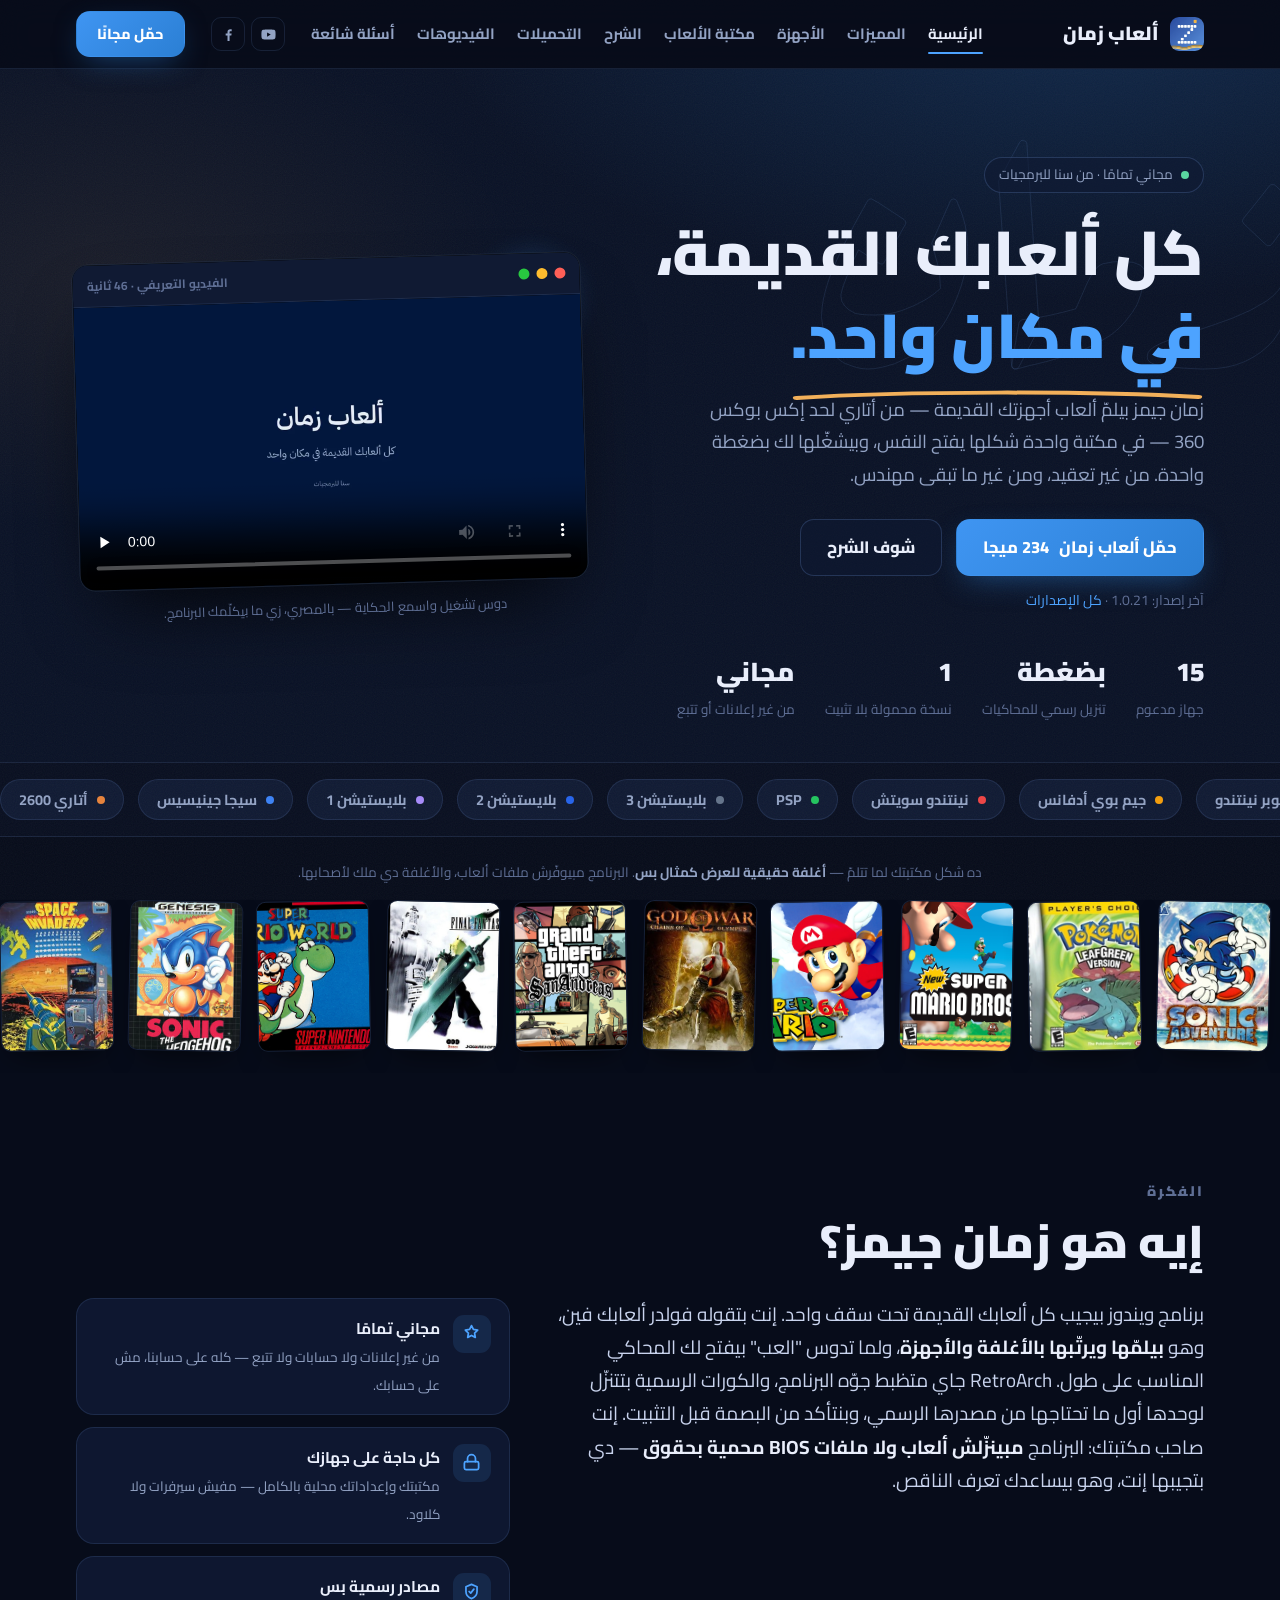
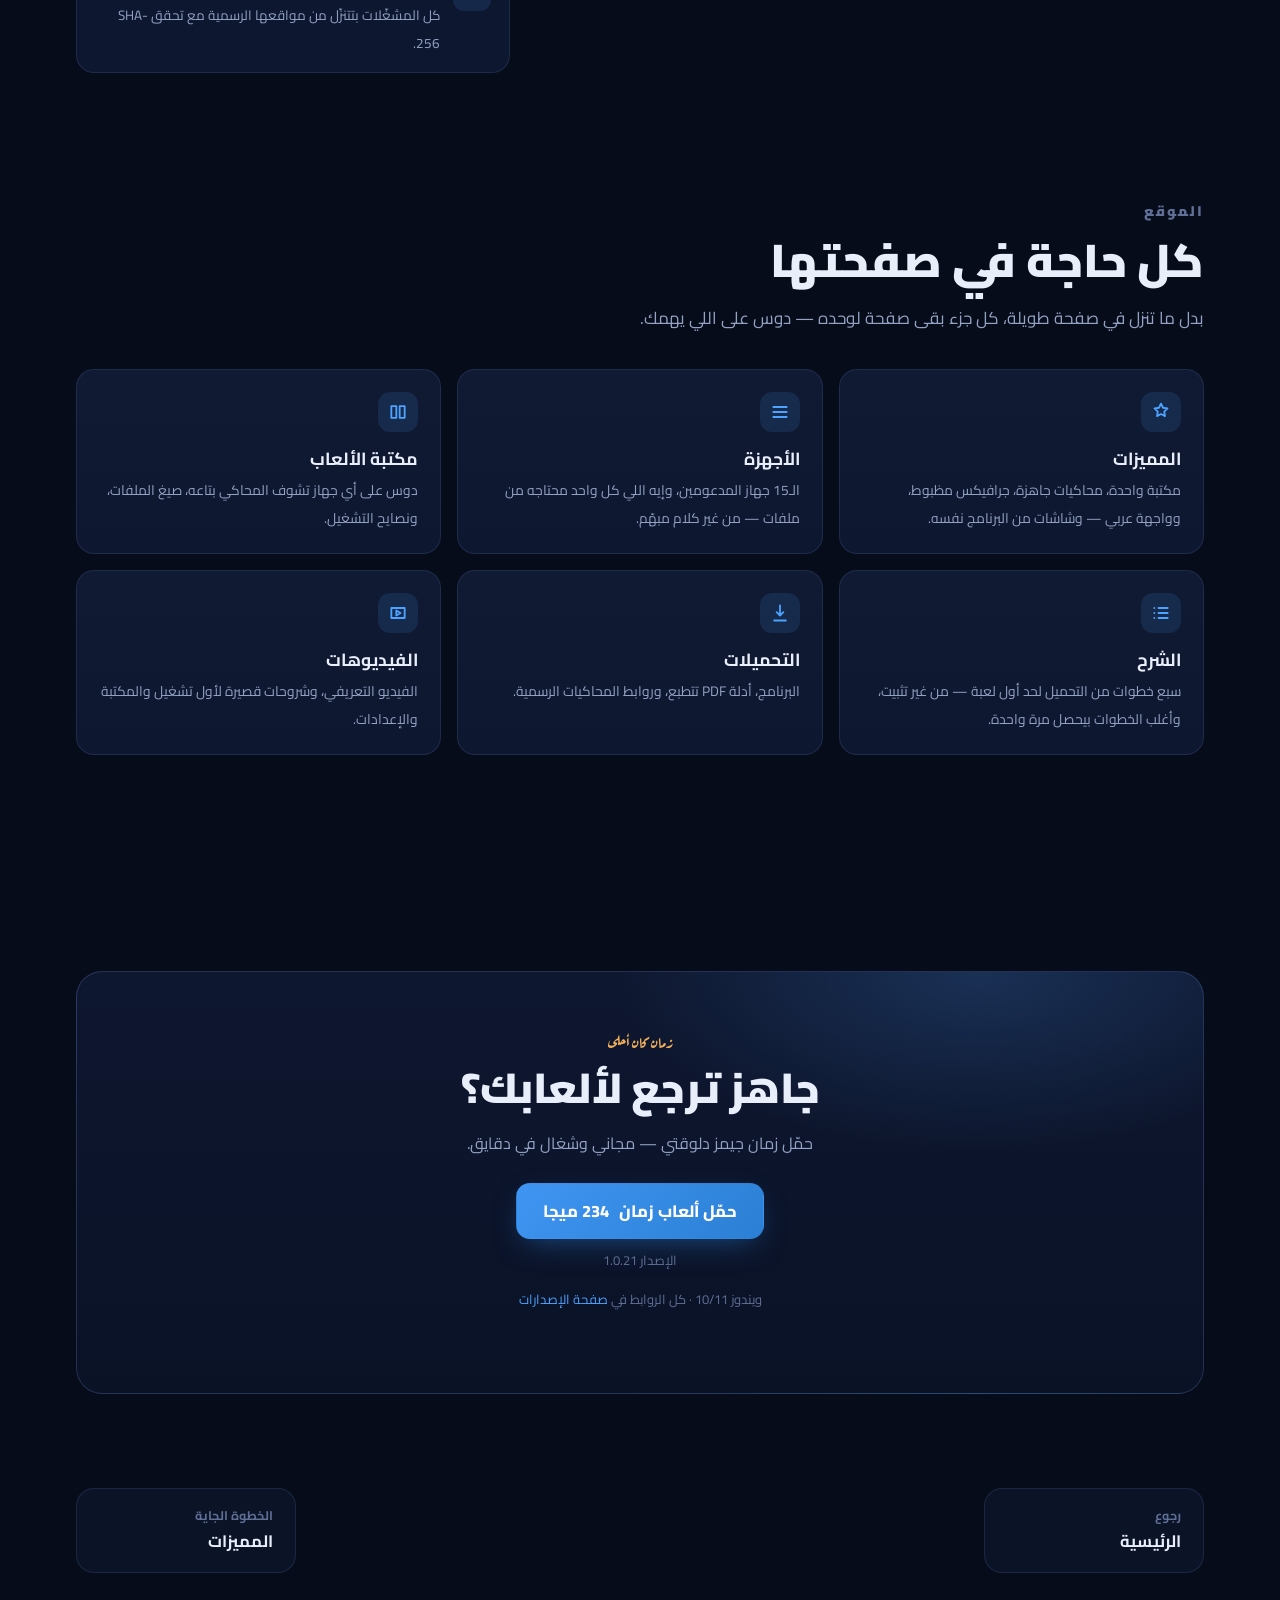
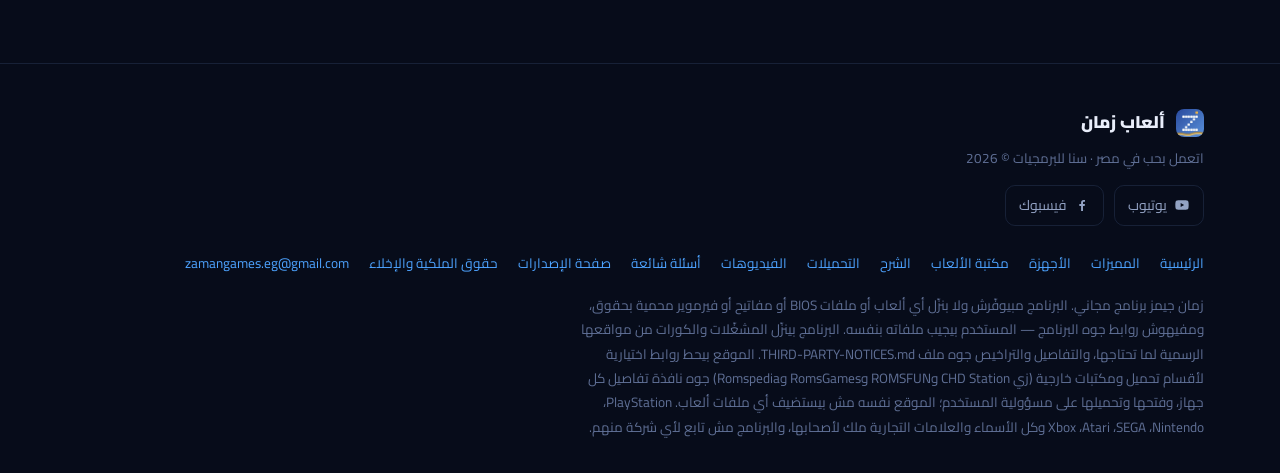
<file: index.html>
<!DOCTYPE html>
<html lang="ar" dir="rtl">
<head>
<meta charset="UTF-8">
<meta name="viewport" content="width=device-width, initial-scale=1.0">
<meta name="theme-color" content="#070c1a">
<title>ألعاب زمان — كل ألعابك القديمة في مكان واحد</title>
<meta name="description" content="زمان جيمز: مكتبة واحدة بتلمّ كل ألعابك القديمة على ويندوز، من أتاري لحد إكس بوكس 360. مجاني من سنا للبرمجيات.">
<meta property="og:title" content="ألعاب زمان — كل ألعابك القديمة في مكان واحد">
<meta property="og:description" content="زمان جيمز: مكتبة واحدة بتلمّ كل ألعابك القديمة على ويندوز، من أتاري لحد إكس بوكس 360. مجاني من سنا للبرمجيات.">
<meta property="og:image" content="https://zamangame.github.io/assets/og.webp">
<meta property="og:image:width" content="1200">
<meta property="og:image:height" content="630">
<meta property="og:url" content="https://zamangame.github.io/">
<meta name="twitter:card" content="summary_large_image">
<meta name="twitter:image" content="https://zamangame.github.io/assets/og.webp">
<meta property="og:type" content="website">
<link rel="icon" href="assets/logo.webp" type="image/webp">
<link rel="stylesheet" href="assets/site.css">
</head>
<body>
<header class="hdr">
  <div class="wrap">
    <a class="logo" href="index.html" aria-label="ألعاب زمان">
      <img src="assets/logo.webp" alt="" style="width:34px;height:34px;border-radius:9px">
      ألعاب زمان
    </a>
    <button class="nav-toggle" id="navToggle" aria-label="القائمة" aria-expanded="false" aria-controls="nav">☰</button>
    <nav class="nav" id="nav">
      <a href="index.html" class="active">الرئيسية</a>
      <a href="features.html">المميزات</a>
      <a href="systems.html">الأجهزة</a>
      <a href="library.html">مكتبة الألعاب</a>
      <a href="guide.html">الشرح</a>
      <a href="downloads.html">التحميلات</a>
      <a href="videos.html">الفيديوهات</a>
      <a href="faq.html">أسئلة شائعة</a>
    </nav>
    <div class="hdr-soc">
      <a href="https://www.youtube.com/@ZamanGamesEG" target="_blank" rel="noopener" aria-label="يوتيوب" title="يوتيوب"><svg viewBox="0 0 24 24" width="17" height="17" fill="currentColor" aria-hidden="true"><path d="M21.6 7.2a2.5 2.5 0 0 0-1.76-1.77C18.3 5 12 5 12 5s-6.3 0-7.84.43A2.5 2.5 0 0 0 2.4 7.2C2 8.76 2 12 2 12s0 3.24.4 4.8a2.5 2.5 0 0 0 1.76 1.77C5.7 19 12 19 12 19s6.3 0 7.84-.43a2.5 2.5 0 0 0 1.76-1.77C22 15.24 22 12 22 12s0-3.24-.4-4.8zM10 15V9l5.2 3z"/></svg></a>
      <a href="https://www.facebook.com/profile.php?id=61597162792718" target="_blank" rel="noopener" aria-label="فيسبوك" title="فيسبوك"><svg viewBox="0 0 24 24" width="17" height="17" fill="currentColor" aria-hidden="true"><path d="M13.5 21v-7.5h2.5l.4-3h-2.9V8.7c0-.9.3-1.4 1.5-1.4h1.5V4.6c-.3 0-1.2-.1-2.2-.1-2.2 0-3.7 1.3-3.7 3.8v2.2H8v3h2.6V21z"/></svg></a>
    </div>
    <a class="btn btn-p hdr-cta" href="downloads.html">حمّل مجانًا</a>
  </div>
</header>
<section class="hero" id="top">
  <div class="wm" aria-hidden="true">زمان</div>
  <div class="wrap">
    <div>
      <span class="chip"><span class="dot" style="background:var(--ok)"></span> مجاني تمامًا · من سنا للبرمجيات</span>
      <h1>كل ألعابك القديمة،<br><span class="hl">في مكان واحد.<svg viewBox="0 0 220 12" preserveAspectRatio="none"><path d="M3 9 C 60 2, 160 2, 217 8" stroke="#f2b05a" stroke-width="4" fill="none" stroke-linecap="round"/></svg></span></h1>
      <p class="lead">زمان جيمز بيلمّ ألعاب أجهزتك القديمة — من أتاري لحد إكس بوكس 360 — في مكتبة واحدة شكلها يفتح النفس، وبيشغّلها لك بضغطة واحدة. من غير تعقيد، ومن غير ما تبقى مهندس.</p>
      <div class="cta-row">
        <a class="btn btn-p js-dl" href="https://github.com/ZamanGame/zamangames-releases/releases/download/v1.0.21/ZamanGames-Windows-v1.0.21.zip" target="_blank" rel="noopener">حمّل ألعاب زمان <span class="dl-size"><span class="js-size">234 ميجا</span></span></a>
        <a class="btn btn-g" href="guide.html">شوف الشرح</a>
      </div>
      <p class="ver-line" style="margin:12px 0 0;font-size:14px;color:var(--dim)"><span class="js-ver-hero">آخر إصدار: 1.0.21</span> · <a href="https://github.com/ZamanGame/zamangames-releases/releases/latest" target="_blank" rel="noopener" style="color:var(--acc)">كل الإصدارات</a></p>
      <div class="stats">
        <div class="stat"><b>15</b><span>جهاز مدعوم</span></div>
        <div class="stat"><b>بضغطة</b><span>تنزيل رسمي للمحاكيات</span></div>
        <div class="stat"><b>1</b><span>نسخة محمولة بلا تثبيت</span></div>
        <div class="stat"><b>مجاني</b><span>من غير إعلانات أو تتبع</span></div>
      </div>
    </div>
    <div class="vid-card">
      <div class="win">
        <div class="win-bar"><i></i><i></i><i></i><span>الفيديو التعريفي · 46 ثانية</span></div>
        <video src="assets/promo.mp4" poster="assets/poster.webp" controls preload="none" playsinline></video>
      </div>
      <div class="vid-note">دوس تشغيل واسمع الحكاية — بالمصري، زي ما بيكلّمك البرنامج.</div>
    </div>
  </div>
</section>

<div class="ticker" dir="ltr"><div class="ticker-track" id="tickerTrack"></div></div>

<section class="covers-sec" aria-label="أمثلة لشكل المكتبة">
  <div class="covers-note wrap">ده شكل مكتبتك لما تتلمّ — <b>أغلفة حقيقية للعرض كمثال بس</b>. البرنامج مبيوفّرش ملفات ألعاب، والأغلفة دي ملك لأصحابها.</div>
  <div class="covers" dir="ltr"><div class="covers-track" id="coversTrack"></div></div>
</section>
<section class="sec" id="idea">
  <div class="wrap">
    <div class="sec-no">الفكرة</div>
    <h2>إيه هو زمان جيمز؟</h2>
    <div class="idea">
      <p class="idea-txt reveal">برنامج ويندوز بيجيب كل ألعابك القديمة تحت سقف واحد. إنت بتقوله فولدر ألعابك فين، وهو <b>بيلمّها ويرتّبها بالأغلفة والأجهزة</b>، ولما تدوس "العب" بيفتح لك المحاكي المناسب على طول. RetroArch جاي متظبط جوّه البرنامج، والكورات الرسمية بتتنزّل لوحدها أول ما تحتاجها من مصدرها الرسمي، وبنتأكد من البصمة قبل التثبيت. إنت صاحب مكتبتك: البرنامج <b>مبينزّلش ألعاب ولا ملفات <bdi>BIOS</bdi> محمية بحقوق</b> — دي بتجيبها إنت، وهو بيساعدك تعرف الناقص.</p>
      <div class="pillars">
        <div class="pillar reveal"><div class="ic"><svg width="19" height="19" viewBox="0 0 24 24" fill="none" stroke="currentColor" stroke-width="2.2" stroke-linecap="round" stroke-linejoin="round"><path d="M12 2l2.4 4.9 5.4.8-3.9 3.8.9 5.4-4.8-2.5-4.8 2.5.9-5.4L4.2 7.7l5.4-.8z"/></svg></div><div><b>مجاني تمامًا</b><span>من غير إعلانات ولا حسابات ولا تتبع — كله على حسابنا، مش على حسابك.</span></div></div>
        <div class="pillar reveal"><div class="ic"><svg width="19" height="19" viewBox="0 0 24 24" fill="none" stroke="currentColor" stroke-width="2.2" stroke-linecap="round" stroke-linejoin="round"><rect x="3" y="11" width="18" height="10" rx="2"/><path d="M7 11V7a5 5 0 0110 0v4"/></svg></div><div><b>كل حاجة على جهازك</b><span>مكتبتك وإعداداتك محلية بالكامل — مفيش سيرفرات ولا كلاود.</span></div></div>
        <div class="pillar reveal"><div class="ic"><svg width="19" height="19" viewBox="0 0 24 24" fill="none" stroke="currentColor" stroke-width="2.2" stroke-linecap="round" stroke-linejoin="round"><path d="M9 12l2 2 4-5M12 3l7 3v6c0 4.5-3 7.5-7 9-4-1.5-7-4.5-7-9V6z"/></svg></div><div><b>مصادر رسمية بس</b><span>كل المشغّلات بتتنزّل من مواقعها الرسمية مع تحقق SHA-256.</span></div></div>
      </div>
    </div>
  </div>
</section>

<section class="sec" id="explore">
  <div class="wrap">
    <div class="sec-no">الموقع</div>
    <h2>كل حاجة في صفحتها</h2>
    <p class="sec-sub">بدل ما تنزل في صفحة طويلة، كل جزء بقى صفحة لوحده — دوس على اللي يهمك.</p>
    <div class="pgrid">
      <a class="pcard" href="features.html">
        <div class="ic"><svg width="20" height="20" viewBox="0 0 24 24" fill="none" stroke="currentColor" stroke-width="2.2" stroke-linecap="round" stroke-linejoin="round"><path d="M12 2l2.4 4.9 5.4.8-3.9 3.8.9 5.4-4.8-2.5-4.8 2.5.9-5.4L4.2 7.7l5.4-.8z"/></svg></div>
        <b>المميزات</b><span>مكتبة واحدة، محاكيات جاهزة، جرافيكس مظبوط، وواجهة عربي — وشاشات من البرنامج نفسه.</span>
      </a>
      <a class="pcard" href="systems.html">
        <div class="ic"><svg width="20" height="20" viewBox="0 0 24 24" fill="none" stroke="currentColor" stroke-width="2.2" stroke-linecap="round" stroke-linejoin="round"><path d="M4 6h16M4 12h16M4 18h16"/></svg></div>
        <b>الأجهزة</b><span>الـ15 جهاز المدعومين، وإيه اللي كل واحد محتاجه من ملفات — من غير كلام مبهّم.</span>
      </a>
      <a class="pcard" href="library.html">
        <div class="ic"><svg width="20" height="20" viewBox="0 0 24 24" fill="none" stroke="currentColor" stroke-width="2.2" stroke-linecap="round" stroke-linejoin="round"><path d="M4 5h6v14H4zM14 5h6v14h-6z"/></svg></div>
        <b>مكتبة الألعاب</b><span>دوس على أي جهاز تشوف المحاكي بتاعه، صيغ الملفات، ونصايح التشغيل.</span>
      </a>
      <a class="pcard" href="guide.html">
        <div class="ic"><svg width="20" height="20" viewBox="0 0 24 24" fill="none" stroke="currentColor" stroke-width="2.2" stroke-linecap="round" stroke-linejoin="round"><path d="M9 6h11M9 12h11M9 18h11M4 6h.01M4 12h.01M4 18h.01"/></svg></div>
        <b>الشرح</b><span>سبع خطوات من التحميل لحد أول لعبة — من غير تثبيت، وأغلب الخطوات بيحصل مرة واحدة.</span>
      </a>
      <a class="pcard" href="downloads.html">
        <div class="ic"><svg width="20" height="20" viewBox="0 0 24 24" fill="none" stroke="currentColor" stroke-width="2.2" stroke-linecap="round" stroke-linejoin="round"><path d="M12 3v12m0 0l-4-4m4 4l4-4M5 21h14"/></svg></div>
        <b>التحميلات</b><span>البرنامج، أدلة PDF تتطبع، وروابط المحاكيات الرسمية.</span>
      </a>
      <a class="pcard" href="videos.html">
        <div class="ic"><svg width="20" height="20" viewBox="0 0 24 24" fill="none" stroke="currentColor" stroke-width="2.2" stroke-linecap="round" stroke-linejoin="round"><path d="M4 6h16v12H4zM10 9l5 3-5 3z"/></svg></div>
        <b>الفيديوهات</b><span>الفيديو التعريفي، وشروحات قصيرة لأول تشغيل والمكتبة والإعدادات.</span>
      </a>
    </div>
  </div>
</section>
<section class="sec">
  <div class="wrap">
    <div class="banner reveal">
      <div class="sec-tag">زمان كان أحلى</div>
      <h2>جاهز ترجع لألعابك؟</h2>
      <p>حمّل زمان جيمز دلوقتي — مجاني وشغال في دقايق.</p>
      <a class="btn btn-p js-dl" href="https://github.com/ZamanGame/zamangames-releases/releases/download/v1.0.21/ZamanGames-Windows-v1.0.21.zip" target="_blank" rel="noopener">حمّل ألعاب زمان <span class="dl-size"><span class="js-size">234 ميجا</span></span></a>
      <span class="js-ver" style="display:block;margin-top:10px;font-size:13px;color:var(--dim)">الإصدار 1.0.21</span>
      <p style="margin-top:16px;font-size:13px;color:var(--dim)">ويندوز 10/11 · كل الروابط في <a href="https://github.com/ZamanGame/zamangames-releases/releases/latest" target="_blank" rel="noopener" style="color:var(--acc)">صفحة الإصدارات</a></p>
    </div>
  </div>
</section>

<div class="next">
  <a class="next-a" href="index.html"><small>رجوع</small><b>الرئيسية</b></a>
  <a class="next-a" href="features.html"><small>الخطوة الجاية</small><b>المميزات</b></a>
</div>
<footer>
  <div class="wrap">
    <div class="foot-grid">
      <div>
        <a class="logo" href="index.html" style="font-size:17px">
          <img src="assets/logo.webp" alt="" style="width:28px;height:28px;border-radius:8px">
          ألعاب زمان
        </a>
        <div style="margin-top:10px">اتعمل بحب في مصر · سنا للبرمجيات © 2026</div>
        <div class="foot-socials"><a class="foot-soc" href="https://www.youtube.com/@ZamanGamesEG" target="_blank" rel="noopener" aria-label="يوتيوب"><svg viewBox="0 0 24 24" width="16" height="16" fill="currentColor" aria-hidden="true"><path d="M21.6 7.2a2.5 2.5 0 0 0-1.76-1.77C18.3 5 12 5 12 5s-6.3 0-7.84.43A2.5 2.5 0 0 0 2.4 7.2C2 8.76 2 12 2 12s0 3.24.4 4.8a2.5 2.5 0 0 0 1.76 1.77C5.7 19 12 19 12 19s6.3 0 7.84-.43a2.5 2.5 0 0 0 1.76-1.77C22 15.24 22 12 22 12s0-3.24-.4-4.8zM10 15V9l5.2 3z"/></svg><span>يوتيوب</span></a><a class="foot-soc" href="https://www.facebook.com/profile.php?id=61597162792718" target="_blank" rel="noopener" aria-label="فيسبوك"><svg viewBox="0 0 24 24" width="16" height="16" fill="currentColor" aria-hidden="true"><path d="M13.5 21v-7.5h2.5l.4-3h-2.9V8.7c0-.9.3-1.4 1.5-1.4h1.5V4.6c-.3 0-1.2-.1-2.2-.1-2.2 0-3.7 1.3-3.7 3.8v2.2H8v3h2.6V21z"/></svg><span>فيسبوك</span></a></div>
      </div>
      <div class="foot-links">
        <a href="index.html">الرئيسية</a>
        <a href="features.html">المميزات</a>
        <a href="systems.html">الأجهزة</a>
        <a href="library.html">مكتبة الألعاب</a>
        <a href="guide.html">الشرح</a>
        <a href="downloads.html">التحميلات</a>
        <a href="videos.html">الفيديوهات</a>
        <a href="faq.html">أسئلة شائعة</a>
        <a href="https://github.com/ZamanGame/zamangames-releases/releases/latest" target="_blank" rel="noopener">صفحة الإصدارات</a>
        <a href="legal.html">حقوق الملكية والإخلاء</a>
        <a href="mailto:zamangames.eg@gmail.com">zamangames.eg@gmail.com</a>
      </div>
    </div>
    <p class="foot-legal">زمان جيمز برنامج مجاني. البرنامج مبيوفّرش ولا بنزّل أي ألعاب أو ملفات <bdi>BIOS</bdi> أو مفاتيح أو فيرموير محمية بحقوق، ومفيهوش روابط جوه البرنامج — المستخدم بيجيب ملفاته بنفسه. البرنامج بينزّل المشغّلات والكورات من مواقعها الرسمية لما تحتاجها، والتفاصيل والتراخيص جوه ملف <bdi>THIRD-PARTY-NOTICES.md</bdi>. الموقع بيحط روابط اختيارية لأقسام تحميل ومكتبات خارجية (زي <bdi>CHD Station</bdi> و<bdi>ROMSFUN</bdi> و<bdi>RomsGames</bdi> و<bdi>Romspedia</bdi>) جوه نافذة تفاصيل كل جهاز، وفتحها وتحميلها على مسؤولية المستخدم؛ الموقع نفسه مش بيستضيف أي ملفات ألعاب. <bdi>PlayStation</bdi>، <bdi>Nintendo</bdi>، <bdi>SEGA</bdi>، <bdi>Atari</bdi>، <bdi>Xbox</bdi> وكل الأسماء والعلامات التجارية ملك لأصحابها، والبرنامج مش تابع لأي شركة منهم.</p>
  </div>
</footer>

<script src="assets/site.js"></script>
<script src="assets/latest.js" defer></script>
</body>
</html>
</file>
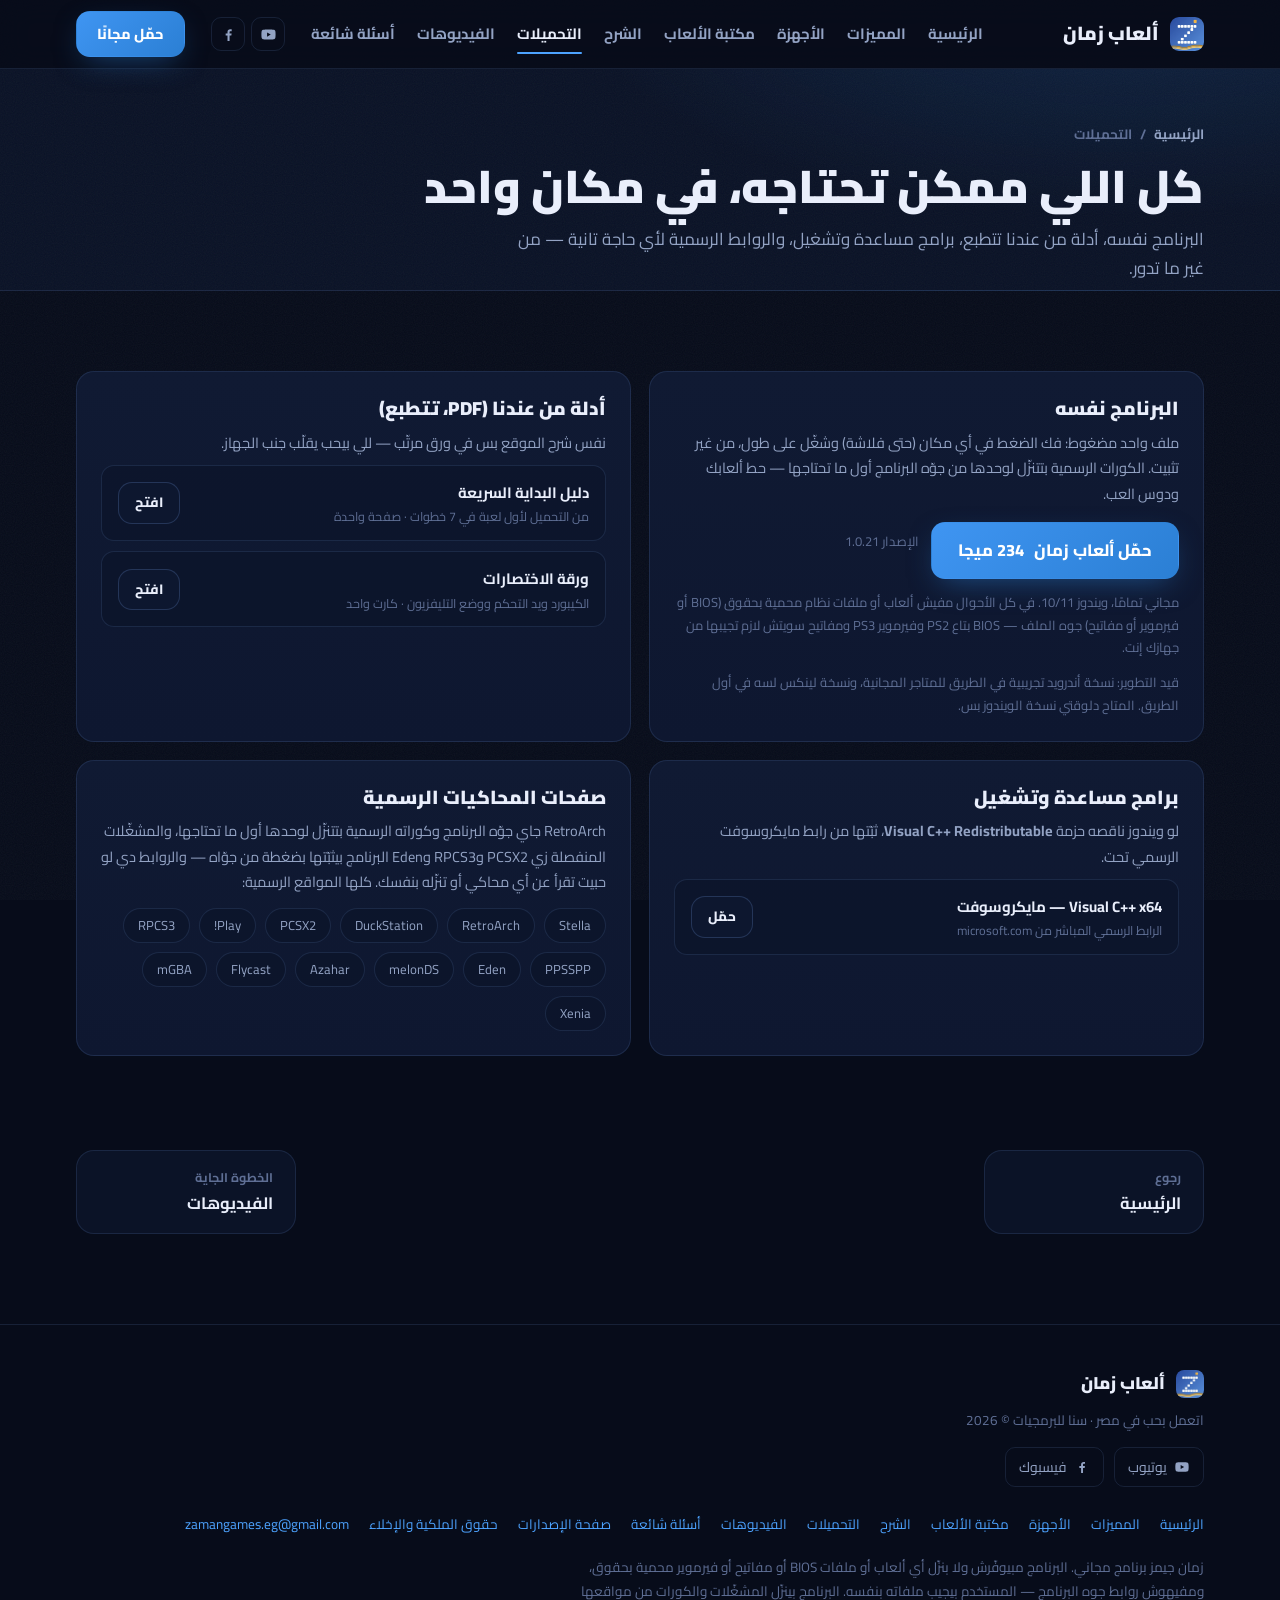
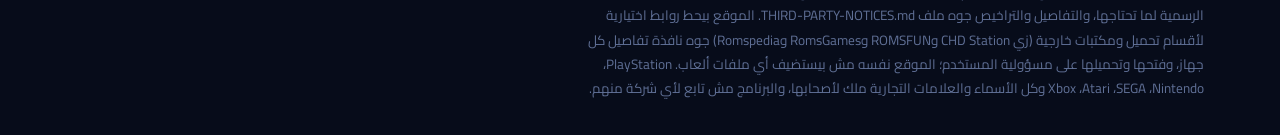
<file: downloads.html>
<!DOCTYPE html>
<html lang="ar" dir="rtl">
<head>
<meta charset="UTF-8">
<meta name="viewport" content="width=device-width, initial-scale=1.0">
<meta name="theme-color" content="#070c1a">
<title>التحميلات — ألعاب زمان</title>
<meta name="description" content="تحميل زمان جيمز، أدلة PDF تتطبع، وبرامج مساعدة وروابط المحاكيات الرسمية.">
<meta property="og:title" content="التحميلات — ألعاب زمان">
<meta property="og:description" content="تحميل زمان جيمز، أدلة PDF تتطبع، وبرامج مساعدة وروابط المحاكيات الرسمية.">
<meta property="og:image" content="https://zamangame.github.io/assets/og.webp">
<meta property="og:image:width" content="1200">
<meta property="og:image:height" content="630">
<meta property="og:url" content="https://zamangame.github.io/downloads.html">
<meta name="twitter:card" content="summary_large_image">
<meta name="twitter:image" content="https://zamangame.github.io/assets/og.webp">
<meta property="og:type" content="website">
<link rel="icon" href="assets/logo.webp" type="image/webp">
<link rel="stylesheet" href="assets/site.css">
</head>
<body>
<header class="hdr">
  <div class="wrap">
    <a class="logo" href="index.html" aria-label="ألعاب زمان">
      <img src="assets/logo.webp" alt="" style="width:34px;height:34px;border-radius:9px">
      ألعاب زمان
    </a>
    <button class="nav-toggle" id="navToggle" aria-label="القائمة" aria-expanded="false" aria-controls="nav">☰</button>
    <nav class="nav" id="nav">
      <a href="index.html">الرئيسية</a>
      <a href="features.html">المميزات</a>
      <a href="systems.html">الأجهزة</a>
      <a href="library.html">مكتبة الألعاب</a>
      <a href="guide.html">الشرح</a>
      <a href="downloads.html" class="active">التحميلات</a>
      <a href="videos.html">الفيديوهات</a>
      <a href="faq.html">أسئلة شائعة</a>
    </nav>
    <div class="hdr-soc">
      <a href="https://www.youtube.com/@ZamanGamesEG" target="_blank" rel="noopener" aria-label="يوتيوب" title="يوتيوب"><svg viewBox="0 0 24 24" width="17" height="17" fill="currentColor" aria-hidden="true"><path d="M21.6 7.2a2.5 2.5 0 0 0-1.76-1.77C18.3 5 12 5 12 5s-6.3 0-7.84.43A2.5 2.5 0 0 0 2.4 7.2C2 8.76 2 12 2 12s0 3.24.4 4.8a2.5 2.5 0 0 0 1.76 1.77C5.7 19 12 19 12 19s6.3 0 7.84-.43a2.5 2.5 0 0 0 1.76-1.77C22 15.24 22 12 22 12s0-3.24-.4-4.8zM10 15V9l5.2 3z"/></svg></a>
      <a href="https://www.facebook.com/profile.php?id=61597162792718" target="_blank" rel="noopener" aria-label="فيسبوك" title="فيسبوك"><svg viewBox="0 0 24 24" width="17" height="17" fill="currentColor" aria-hidden="true"><path d="M13.5 21v-7.5h2.5l.4-3h-2.9V8.7c0-.9.3-1.4 1.5-1.4h1.5V4.6c-.3 0-1.2-.1-2.2-.1-2.2 0-3.7 1.3-3.7 3.8v2.2H8v3h2.6V21z"/></svg></a>
    </div>
    <a class="btn btn-p hdr-cta" href="downloads.html">حمّل مجانًا</a>
  </div>
</header>
<section class="phead">
  <div class="wrap">
    <div class="crumb"><a href="index.html">الرئيسية</a><span>/</span><span>التحميلات</span></div>
    <h1>كل اللي ممكن تحتاجه، في مكان واحد</h1>
    <p class="lead">البرنامج نفسه، أدلة من عندنا تتطبع، برامج مساعدة وتشغيل، والروابط الرسمية لأي حاجة تانية — من غير ما تدور.</p>
  </div>
</section>
<section class="sec" id="downloads">
  <div class="wrap">
    <div class="dl-grid">
      <div class="dl">
        <h3>البرنامج نفسه</h3>
        <p>ملف واحد مضغوط: فك الضغط في أي مكان (حتى فلاشة) وشغّل على طول، من غير تثبيت. الكورات الرسمية بتتنزّل لوحدها من جوّه البرنامج أول ما تحتاجها — حط ألعابك ودوس العب.</p>
        <div class="row"><a class="btn btn-p js-dl" href="https://github.com/ZamanGame/zamangames-releases/releases/download/v1.0.21/ZamanGames-Windows-v1.0.21.zip" target="_blank" rel="noopener">حمّل ألعاب زمان <span class="dl-size"><span class="js-size">234 ميجا</span></span></a><span class="js-ver" style="display:block;margin-top:8px;font-size:13px;color:var(--dim)">الإصدار 1.0.21</span></div>
        <p style="margin-top:12px;font-size:13px;color:var(--dim)">مجاني تمامًا، ويندوز 10/11. في كل الأحوال مفيش ألعاب أو ملفات نظام محمية بحقوق (BIOS أو فيرموير أو مفاتيح) جوه الملف — BIOS بتاع <bdi>PS2</bdi> وفيرموير <bdi>PS3</bdi> ومفاتيح سويتش لازم تجيبها من جهازك إنت.</p>
        <p style="margin-top:12px;font-size:13px;color:var(--dim)">قيد التطوير: نسخة أندرويد تجريبية في الطريق للمتاجر المجانية، ونسخة لينكس لسه في أول الطريق. المتاح دلوقتي نسخة الويندوز بس.</p>
      </div>
      <div class="dl">
        <h3>أدلة من عندنا (PDF، تتطبع)</h3>
        <p>نفس شرح الموقع بس في ورق مرتّب — للي بيحب يقلّب جنب الجهاز.</p>
        <div class="dl-file"><div><b>دليل البداية السريعة</b><span>من التحميل لأول لعبة في 7 خطوات · صفحة واحدة</span></div><a class="btn btn-g" style="padding:8px 16px;font-size:13.5px" href="assets/guides/quick-start.pdf" target="_blank" rel="noopener">افتح</a></div>
        <div class="dl-file"><div><b>ورقة الاختصارات</b><span>الكيبورد ويد التحكم ووضع التليفزيون · كارت واحد</span></div><a class="btn btn-g" style="padding:8px 16px;font-size:13.5px" href="assets/guides/cheatsheet.pdf" target="_blank" rel="noopener">افتح</a></div>
      </div>
      <div class="dl">
        <h3>برامج مساعدة وتشغيل</h3>
        <p>لو ويندوز ناقصه حزمة <b>Visual C++ Redistributable</b>، ثبّتها من رابط مايكروسوفت الرسمي تحت.</p>
        <div class="dl-file"><div><b>Visual C++ x64 — مايكروسوفت</b><span>الرابط الرسمي المباشر من microsoft.com</span></div><a class="btn btn-g" style="padding:8px 16px;font-size:13.5px" href="https://aka.ms/vs/17/release/vc_redist.x64.exe" target="_blank" rel="noopener">حمّل</a></div>
      </div>
      <div class="dl">
        <h3>صفحات المحاكيات الرسمية</h3>
        <p>RetroArch جاي جوّه البرنامج وكوراته الرسمية بتتنزّل لوحدها أول ما تحتاجها، والمشغّلات المنفصلة زي PCSX2 وRPCS3 وEden البرنامج بيثبّتها بضغطة من جوّاه — والروابط دي لو حبيت تقرأ عن أي محاكي أو تنزّله بنفسك. كلها المواقع الرسمية:</p>
        <div class="emu-links">
          <a href="https://stella-emu.github.io/" target="_blank" rel="noopener">Stella</a>
          <a href="https://www.retroarch.com/" target="_blank" rel="noopener">RetroArch</a>
          <a href="https://www.duckstation.org/" target="_blank" rel="noopener">DuckStation</a>
          <a href="https://pcsx2.net/" target="_blank" rel="noopener">PCSX2</a>
          <a href="https://www.purei.org/" target="_blank" rel="noopener">Play!</a>
          <a href="https://rpcs3.net/" target="_blank" rel="noopener">RPCS3</a>
          <a href="https://www.ppsspp.org/" target="_blank" rel="noopener">PPSSPP</a>
          <a href="https://eden-emu.dev/" target="_blank" rel="noopener">Eden</a>
          <a href="https://melonds.kuribo64.net/" target="_blank" rel="noopener">melonDS</a>
          <a href="https://azahar-emu.org/" target="_blank" rel="noopener">Azahar</a>
          <a href="https://flycast.org/" target="_blank" rel="noopener">Flycast</a>
          <a href="https://mgba.io/" target="_blank" rel="noopener">mGBA</a>
          <a href="https://xenia.jp/" target="_blank" rel="noopener">Xenia</a>
        </div>
      </div>
    </div>
  </div>
</section>

<div class="next">
  <a class="next-a" href="index.html"><small>رجوع</small><b>الرئيسية</b></a>
  <a class="next-a" href="videos.html"><small>الخطوة الجاية</small><b>الفيديوهات</b></a>
</div>
<footer>
  <div class="wrap">
    <div class="foot-grid">
      <div>
        <a class="logo" href="index.html" style="font-size:17px">
          <img src="assets/logo.webp" alt="" style="width:28px;height:28px;border-radius:8px">
          ألعاب زمان
        </a>
        <div style="margin-top:10px">اتعمل بحب في مصر · سنا للبرمجيات © 2026</div>
        <div class="foot-socials"><a class="foot-soc" href="https://www.youtube.com/@ZamanGamesEG" target="_blank" rel="noopener" aria-label="يوتيوب"><svg viewBox="0 0 24 24" width="16" height="16" fill="currentColor" aria-hidden="true"><path d="M21.6 7.2a2.5 2.5 0 0 0-1.76-1.77C18.3 5 12 5 12 5s-6.3 0-7.84.43A2.5 2.5 0 0 0 2.4 7.2C2 8.76 2 12 2 12s0 3.24.4 4.8a2.5 2.5 0 0 0 1.76 1.77C5.7 19 12 19 12 19s6.3 0 7.84-.43a2.5 2.5 0 0 0 1.76-1.77C22 15.24 22 12 22 12s0-3.24-.4-4.8zM10 15V9l5.2 3z"/></svg><span>يوتيوب</span></a><a class="foot-soc" href="https://www.facebook.com/profile.php?id=61597162792718" target="_blank" rel="noopener" aria-label="فيسبوك"><svg viewBox="0 0 24 24" width="16" height="16" fill="currentColor" aria-hidden="true"><path d="M13.5 21v-7.5h2.5l.4-3h-2.9V8.7c0-.9.3-1.4 1.5-1.4h1.5V4.6c-.3 0-1.2-.1-2.2-.1-2.2 0-3.7 1.3-3.7 3.8v2.2H8v3h2.6V21z"/></svg><span>فيسبوك</span></a></div>
      </div>
      <div class="foot-links">
        <a href="index.html">الرئيسية</a>
        <a href="features.html">المميزات</a>
        <a href="systems.html">الأجهزة</a>
        <a href="library.html">مكتبة الألعاب</a>
        <a href="guide.html">الشرح</a>
        <a href="downloads.html">التحميلات</a>
        <a href="videos.html">الفيديوهات</a>
        <a href="faq.html">أسئلة شائعة</a>
        <a href="https://github.com/ZamanGame/zamangames-releases/releases/latest" target="_blank" rel="noopener">صفحة الإصدارات</a>
        <a href="legal.html">حقوق الملكية والإخلاء</a>
        <a href="mailto:zamangames.eg@gmail.com">zamangames.eg@gmail.com</a>
      </div>
    </div>
    <p class="foot-legal">زمان جيمز برنامج مجاني. البرنامج مبيوفّرش ولا بنزّل أي ألعاب أو ملفات <bdi>BIOS</bdi> أو مفاتيح أو فيرموير محمية بحقوق، ومفيهوش روابط جوه البرنامج — المستخدم بيجيب ملفاته بنفسه. البرنامج بينزّل المشغّلات والكورات من مواقعها الرسمية لما تحتاجها، والتفاصيل والتراخيص جوه ملف <bdi>THIRD-PARTY-NOTICES.md</bdi>. الموقع بيحط روابط اختيارية لأقسام تحميل ومكتبات خارجية (زي <bdi>CHD Station</bdi> و<bdi>ROMSFUN</bdi> و<bdi>RomsGames</bdi> و<bdi>Romspedia</bdi>) جوه نافذة تفاصيل كل جهاز، وفتحها وتحميلها على مسؤولية المستخدم؛ الموقع نفسه مش بيستضيف أي ملفات ألعاب. <bdi>PlayStation</bdi>، <bdi>Nintendo</bdi>، <bdi>SEGA</bdi>، <bdi>Atari</bdi>، <bdi>Xbox</bdi> وكل الأسماء والعلامات التجارية ملك لأصحابها، والبرنامج مش تابع لأي شركة منهم.</p>
  </div>
</footer>

<script src="assets/site.js"></script>
<script src="assets/latest.js" defer></script>
</body>
</html>
</file>
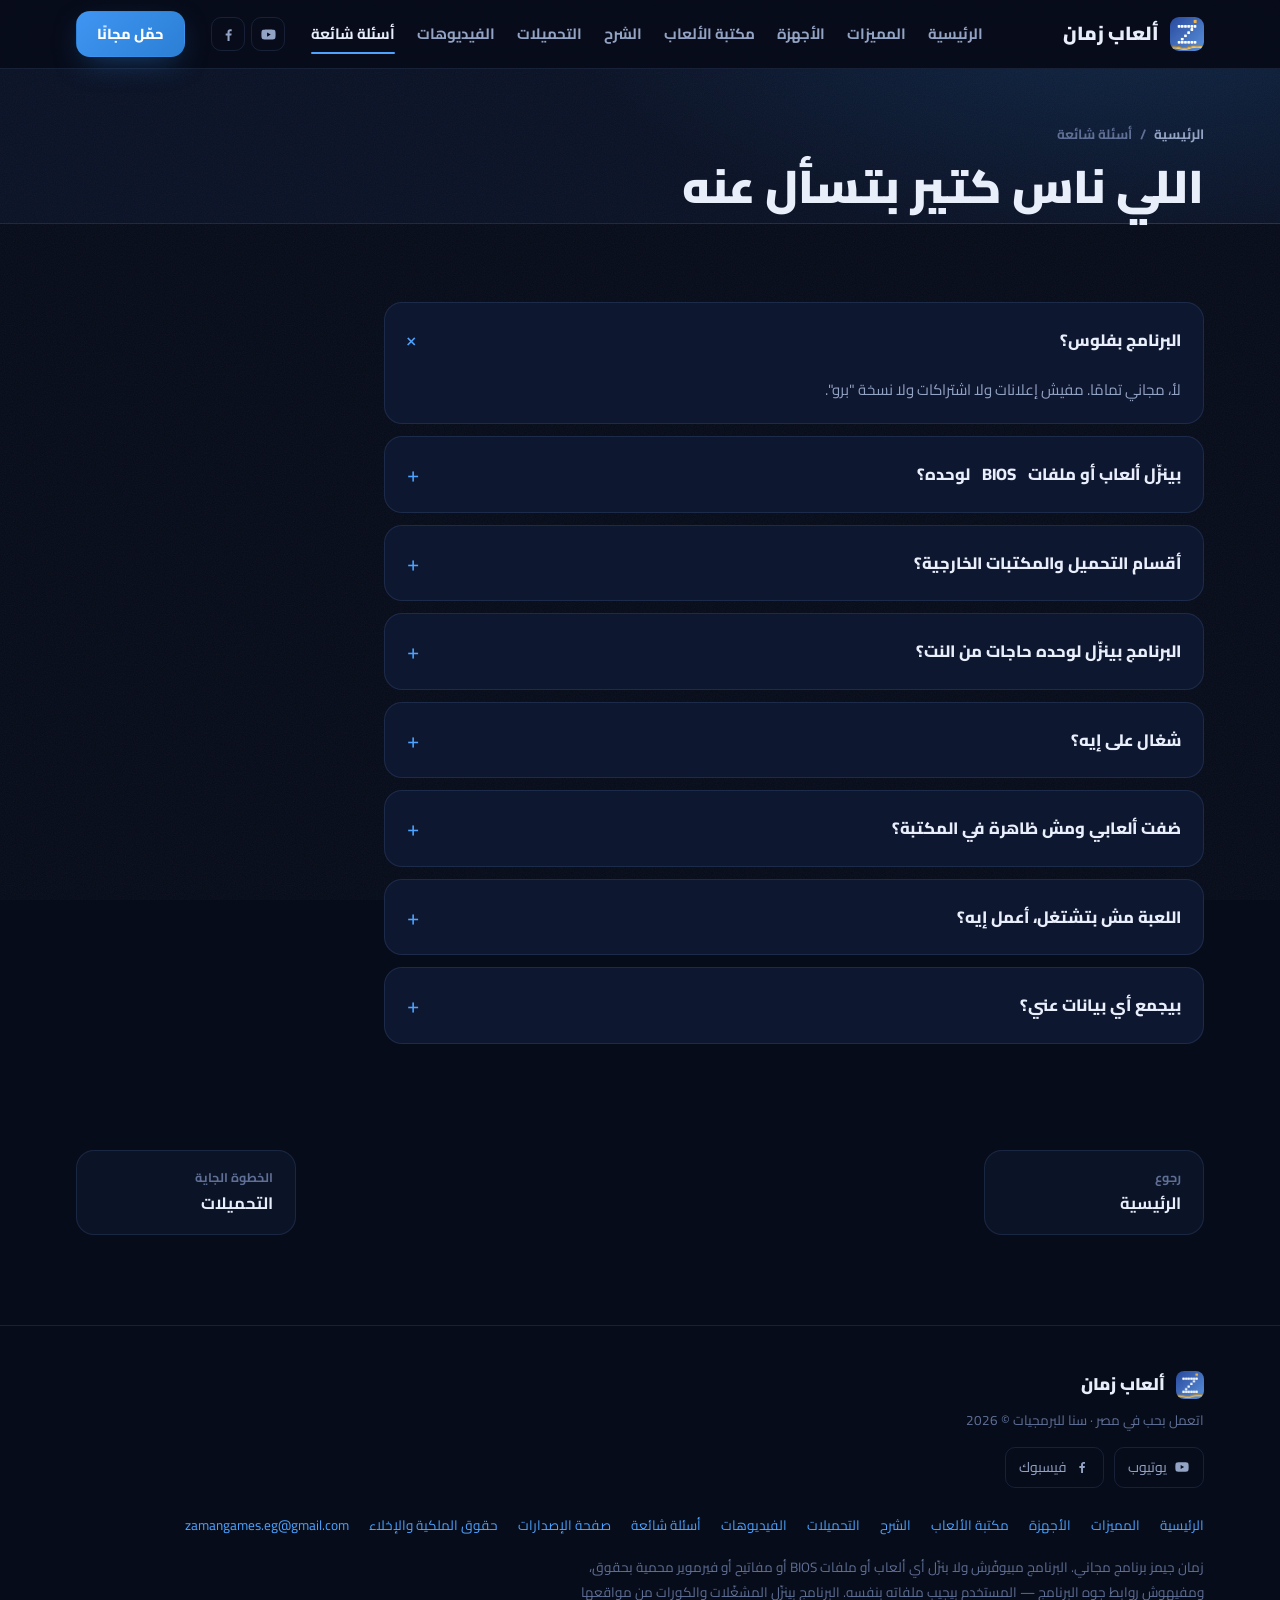
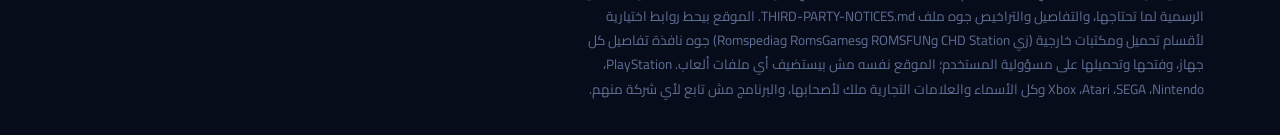
<file: faq.html>
<!DOCTYPE html>
<html lang="ar" dir="rtl">
<head>
<meta charset="UTF-8">
<meta name="viewport" content="width=device-width, initial-scale=1.0">
<meta name="theme-color" content="#070c1a">
<title>أسئلة شائعة — ألعاب زمان</title>
<meta name="description" content="أكتر الأسئلة اللي بتتكرر عن زمان جيمز: مجاني؟ بينزّل ألعاب أو BIOS؟ شغال على إيه؟">
<meta property="og:title" content="أسئلة شائعة — ألعاب زمان">
<meta property="og:description" content="أكتر الأسئلة اللي بتتكرر عن زمان جيمز: مجاني؟ بينزّل ألعاب أو BIOS؟ شغال على إيه؟">
<meta property="og:image" content="https://zamangame.github.io/assets/og.webp">
<meta property="og:image:width" content="1200">
<meta property="og:image:height" content="630">
<meta property="og:url" content="https://zamangame.github.io/faq.html">
<meta name="twitter:card" content="summary_large_image">
<meta name="twitter:image" content="https://zamangame.github.io/assets/og.webp">
<meta property="og:type" content="website">
<link rel="icon" href="assets/logo.webp" type="image/webp">
<link rel="stylesheet" href="assets/site.css">
</head>
<body>
<header class="hdr">
  <div class="wrap">
    <a class="logo" href="index.html" aria-label="ألعاب زمان">
      <img src="assets/logo.webp" alt="" style="width:34px;height:34px;border-radius:9px">
      ألعاب زمان
    </a>
    <button class="nav-toggle" id="navToggle" aria-label="القائمة" aria-expanded="false" aria-controls="nav">☰</button>
    <nav class="nav" id="nav">
      <a href="index.html">الرئيسية</a>
      <a href="features.html">المميزات</a>
      <a href="systems.html">الأجهزة</a>
      <a href="library.html">مكتبة الألعاب</a>
      <a href="guide.html">الشرح</a>
      <a href="downloads.html">التحميلات</a>
      <a href="videos.html">الفيديوهات</a>
      <a href="faq.html" class="active">أسئلة شائعة</a>
    </nav>
    <div class="hdr-soc">
      <a href="https://www.youtube.com/@ZamanGamesEG" target="_blank" rel="noopener" aria-label="يوتيوب" title="يوتيوب"><svg viewBox="0 0 24 24" width="17" height="17" fill="currentColor" aria-hidden="true"><path d="M21.6 7.2a2.5 2.5 0 0 0-1.76-1.77C18.3 5 12 5 12 5s-6.3 0-7.84.43A2.5 2.5 0 0 0 2.4 7.2C2 8.76 2 12 2 12s0 3.24.4 4.8a2.5 2.5 0 0 0 1.76 1.77C5.7 19 12 19 12 19s6.3 0 7.84-.43a2.5 2.5 0 0 0 1.76-1.77C22 15.24 22 12 22 12s0-3.24-.4-4.8zM10 15V9l5.2 3z"/></svg></a>
      <a href="https://www.facebook.com/profile.php?id=61597162792718" target="_blank" rel="noopener" aria-label="فيسبوك" title="فيسبوك"><svg viewBox="0 0 24 24" width="17" height="17" fill="currentColor" aria-hidden="true"><path d="M13.5 21v-7.5h2.5l.4-3h-2.9V8.7c0-.9.3-1.4 1.5-1.4h1.5V4.6c-.3 0-1.2-.1-2.2-.1-2.2 0-3.7 1.3-3.7 3.8v2.2H8v3h2.6V21z"/></svg></a>
    </div>
    <a class="btn btn-p hdr-cta" href="downloads.html">حمّل مجانًا</a>
  </div>
</header>
<section class="phead">
  <div class="wrap">
    <div class="crumb"><a href="index.html">الرئيسية</a><span>/</span><span>أسئلة شائعة</span></div>
    <h1>اللي ناس كتير بتسأل عنه</h1>
  </div>
</section>
<section class="sec" id="faq">
  <div class="wrap">
    <div class="faq">
      <details class="reveal" open><summary>البرنامج بفلوس؟</summary><div class="ans">لأ، مجاني تمامًا. مفيش إعلانات ولا اشتراكات ولا نسخة "برو".</div></details>
      <details class="reveal"><summary>بينزّل ألعاب أو ملفات <bdi>BIOS</bdi> لوحده؟</summary><div class="ans">لأ، وده قرار متعمد مش هيتغير. الألعاب وملفات <bdi>BIOS</bdi> حقوقها لأصحابها، فإنت بتجيب ملفاتك بنفسك. البرنامج بيساعدك بإنه يراجع ملفات <bdi>BIOS</bdi> بالبصمة ويقولك إيه الناقص بالاسم — من غير ما يحمّل أي ملف محمي.</div></details>
      <details class="reveal"><summary>أقسام التحميل والمكتبات الخارجية؟</summary><div class="ans">دوس على أي جهاز في «مكتبة الألعاب» هتفتح لك نافذة فيها تفاصيله وزر «افتح قسم التحميل» يوديك لقسم الجهاز على <bdi>CHD Station</bdi> أو <bdi>ROMSFUN</bdi> أو <bdi>RomsGames</bdi> أو <bdi>Romspedia</bdi>. الموقع مش بيستضيف أي ملفات، والبرنامج مش بيحمّل ألعاب — المستخدم بيفتح الرابط ويجيب ملفاته بنفسه.</div></details>
      <details class="reveal"><summary>البرنامج بينزّل لوحده حاجات من النت؟</summary><div class="ans">بس كورات RetroArch الرسمية بتتنزّل لوحدها أول ما تحتاجها، والمشغّلات المنفصلة زي Eden لو طلبت — كله من مواقعه الرسمية ومع تحقق البصمة. ألعاب أو BIOS أو فيرموير محمي بحقوق؟ أبدًا — دي بتجيبها إنت من جهازك.</div></details>
      <details class="reveal"><summary>شغال على إيه؟</summary><div class="ans">ويندوز 10 أو ويندوز 11 (64-بت). لو ناقص حزمة Visual C++ من مايكروسوفت، ثبّتها من رابطها الرسمي في صفحة التحميل.</div></details>
      <details class="reveal"><summary>ضفت ألعابي ومش ظاهرة في المكتبة؟</summary><div class="ans">اتأكد إن الفولدر متضاف من الإعدادات، وإن صيغة الملفات من الصيغ المدعومة للجهاز (زي CHD أو ISO للبلايستيشن). بعدها اعمل فحص تاني للمكتبة. ولو لسه، صفحة «لازم تعملها» هتقولك المشكلة بالظبط.</div></details>
      <details class="reveal"><summary>اللعبة مش بتشتغل، أعمل إيه؟</summary><div class="ans">افتح صفحة «لازم تعملها» من جوّه البرنامج. هتلاقي كل جهاز وتحته الناقصه بالظبط: محاكي مش متثبت؟ فولدر مش متظبط؟ ملف BIOS مش موجود؟ ومع كل حاجة زرار «الحل». لو المحاكي مش متثبت، البرنامج بيثبّته بضغطة من مصدره الرسمي.</div></details>
      <details class="reveal"><summary>بيجمع أي بيانات عني؟</summary><div class="ans">لأ. مفيش حسابات ولا تسجيل دخول ولا تتبع — مكتبتك وإعداداتك كلها على جهازك إنت.</div></details>
    </div>
  </div>
</section>

<div class="next">
  <a class="next-a" href="index.html"><small>رجوع</small><b>الرئيسية</b></a>
  <a class="next-a" href="downloads.html"><small>الخطوة الجاية</small><b>التحميلات</b></a>
</div>
<footer>
  <div class="wrap">
    <div class="foot-grid">
      <div>
        <a class="logo" href="index.html" style="font-size:17px">
          <img src="assets/logo.webp" alt="" style="width:28px;height:28px;border-radius:8px">
          ألعاب زمان
        </a>
        <div style="margin-top:10px">اتعمل بحب في مصر · سنا للبرمجيات © 2026</div>
        <div class="foot-socials"><a class="foot-soc" href="https://www.youtube.com/@ZamanGamesEG" target="_blank" rel="noopener" aria-label="يوتيوب"><svg viewBox="0 0 24 24" width="16" height="16" fill="currentColor" aria-hidden="true"><path d="M21.6 7.2a2.5 2.5 0 0 0-1.76-1.77C18.3 5 12 5 12 5s-6.3 0-7.84.43A2.5 2.5 0 0 0 2.4 7.2C2 8.76 2 12 2 12s0 3.24.4 4.8a2.5 2.5 0 0 0 1.76 1.77C5.7 19 12 19 12 19s6.3 0 7.84-.43a2.5 2.5 0 0 0 1.76-1.77C22 15.24 22 12 22 12s0-3.24-.4-4.8zM10 15V9l5.2 3z"/></svg><span>يوتيوب</span></a><a class="foot-soc" href="https://www.facebook.com/profile.php?id=61597162792718" target="_blank" rel="noopener" aria-label="فيسبوك"><svg viewBox="0 0 24 24" width="16" height="16" fill="currentColor" aria-hidden="true"><path d="M13.5 21v-7.5h2.5l.4-3h-2.9V8.7c0-.9.3-1.4 1.5-1.4h1.5V4.6c-.3 0-1.2-.1-2.2-.1-2.2 0-3.7 1.3-3.7 3.8v2.2H8v3h2.6V21z"/></svg><span>فيسبوك</span></a></div>
      </div>
      <div class="foot-links">
        <a href="index.html">الرئيسية</a>
        <a href="features.html">المميزات</a>
        <a href="systems.html">الأجهزة</a>
        <a href="library.html">مكتبة الألعاب</a>
        <a href="guide.html">الشرح</a>
        <a href="downloads.html">التحميلات</a>
        <a href="videos.html">الفيديوهات</a>
        <a href="faq.html">أسئلة شائعة</a>
        <a href="https://github.com/ZamanGame/zamangames-releases/releases/latest" target="_blank" rel="noopener">صفحة الإصدارات</a>
        <a href="legal.html">حقوق الملكية والإخلاء</a>
        <a href="mailto:zamangames.eg@gmail.com">zamangames.eg@gmail.com</a>
      </div>
    </div>
    <p class="foot-legal">زمان جيمز برنامج مجاني. البرنامج مبيوفّرش ولا بنزّل أي ألعاب أو ملفات <bdi>BIOS</bdi> أو مفاتيح أو فيرموير محمية بحقوق، ومفيهوش روابط جوه البرنامج — المستخدم بيجيب ملفاته بنفسه. البرنامج بينزّل المشغّلات والكورات من مواقعها الرسمية لما تحتاجها، والتفاصيل والتراخيص جوه ملف <bdi>THIRD-PARTY-NOTICES.md</bdi>. الموقع بيحط روابط اختيارية لأقسام تحميل ومكتبات خارجية (زي <bdi>CHD Station</bdi> و<bdi>ROMSFUN</bdi> و<bdi>RomsGames</bdi> و<bdi>Romspedia</bdi>) جوه نافذة تفاصيل كل جهاز، وفتحها وتحميلها على مسؤولية المستخدم؛ الموقع نفسه مش بيستضيف أي ملفات ألعاب. <bdi>PlayStation</bdi>، <bdi>Nintendo</bdi>، <bdi>SEGA</bdi>، <bdi>Atari</bdi>، <bdi>Xbox</bdi> وكل الأسماء والعلامات التجارية ملك لأصحابها، والبرنامج مش تابع لأي شركة منهم.</p>
  </div>
</footer>

<script src="assets/site.js"></script>
</body>
</html>
</file>
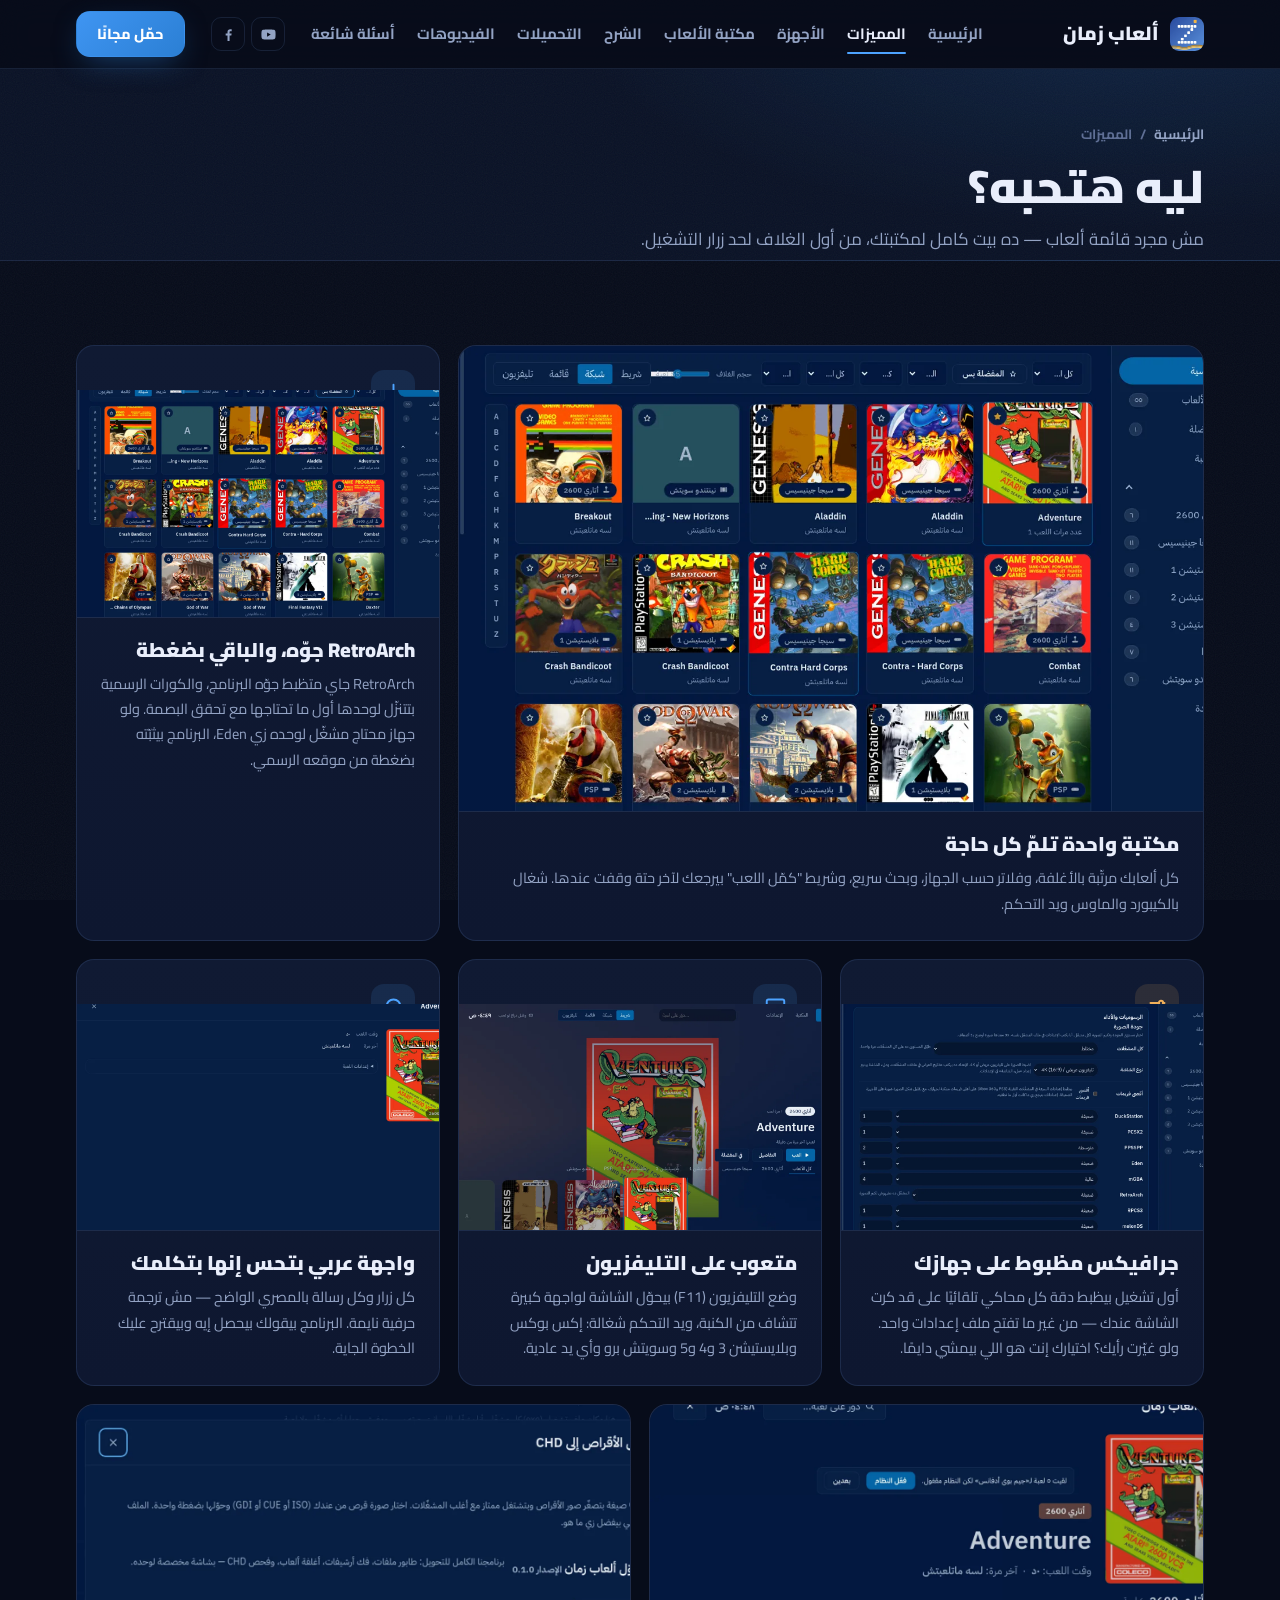
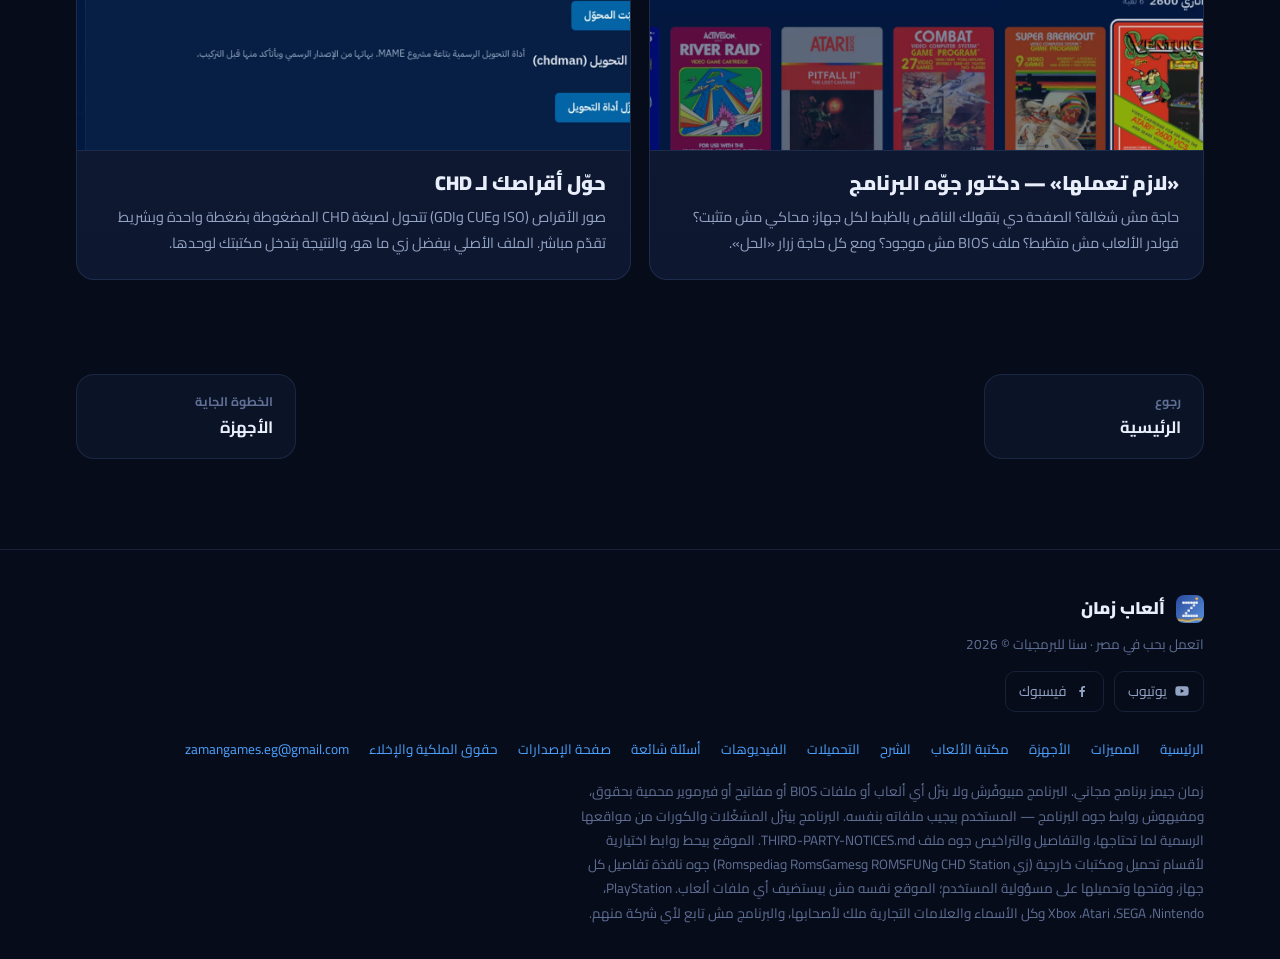
<file: features.html>
<!DOCTYPE html>
<html lang="ar" dir="rtl">
<head>
<meta charset="UTF-8">
<meta name="viewport" content="width=device-width, initial-scale=1.0">
<meta name="theme-color" content="#070c1a">
<title>المميزات — ألعاب زمان</title>
<meta name="description" content="مكتبة واحدة تلمّ كل ألعابك، RetroArch جاهز جوّه البرنامج، جرافيكس مظبوط على جهازك، وضع تليفزيون، وواجهة بالمصري.">
<meta property="og:title" content="المميزات — ألعاب زمان">
<meta property="og:description" content="مكتبة واحدة تلمّ كل ألعابك، RetroArch جاهز جوّه البرنامج، جرافيكس مظبوط على جهازك، وضع تليفزيون، وواجهة بالمصري.">
<meta property="og:image" content="https://zamangame.github.io/assets/og.webp">
<meta property="og:image:width" content="1200">
<meta property="og:image:height" content="630">
<meta property="og:url" content="https://zamangame.github.io/features.html">
<meta name="twitter:card" content="summary_large_image">
<meta name="twitter:image" content="https://zamangame.github.io/assets/og.webp">
<meta property="og:type" content="website">
<link rel="icon" href="assets/logo.webp" type="image/webp">
<link rel="stylesheet" href="assets/site.css">
</head>
<body>
<header class="hdr">
  <div class="wrap">
    <a class="logo" href="index.html" aria-label="ألعاب زمان">
      <img src="assets/logo.webp" alt="" style="width:34px;height:34px;border-radius:9px">
      ألعاب زمان
    </a>
    <button class="nav-toggle" id="navToggle" aria-label="القائمة" aria-expanded="false" aria-controls="nav">☰</button>
    <nav class="nav" id="nav">
      <a href="index.html">الرئيسية</a>
      <a href="features.html" class="active">المميزات</a>
      <a href="systems.html">الأجهزة</a>
      <a href="library.html">مكتبة الألعاب</a>
      <a href="guide.html">الشرح</a>
      <a href="downloads.html">التحميلات</a>
      <a href="videos.html">الفيديوهات</a>
      <a href="faq.html">أسئلة شائعة</a>
    </nav>
    <div class="hdr-soc">
      <a href="https://www.youtube.com/@ZamanGamesEG" target="_blank" rel="noopener" aria-label="يوتيوب" title="يوتيوب"><svg viewBox="0 0 24 24" width="17" height="17" fill="currentColor" aria-hidden="true"><path d="M21.6 7.2a2.5 2.5 0 0 0-1.76-1.77C18.3 5 12 5 12 5s-6.3 0-7.84.43A2.5 2.5 0 0 0 2.4 7.2C2 8.76 2 12 2 12s0 3.24.4 4.8a2.5 2.5 0 0 0 1.76 1.77C5.7 19 12 19 12 19s6.3 0 7.84-.43a2.5 2.5 0 0 0 1.76-1.77C22 15.24 22 12 22 12s0-3.24-.4-4.8zM10 15V9l5.2 3z"/></svg></a>
      <a href="https://www.facebook.com/profile.php?id=61597162792718" target="_blank" rel="noopener" aria-label="فيسبوك" title="فيسبوك"><svg viewBox="0 0 24 24" width="17" height="17" fill="currentColor" aria-hidden="true"><path d="M13.5 21v-7.5h2.5l.4-3h-2.9V8.7c0-.9.3-1.4 1.5-1.4h1.5V4.6c-.3 0-1.2-.1-2.2-.1-2.2 0-3.7 1.3-3.7 3.8v2.2H8v3h2.6V21z"/></svg></a>
    </div>
    <a class="btn btn-p hdr-cta" href="downloads.html">حمّل مجانًا</a>
  </div>
</header>
<section class="phead">
  <div class="wrap">
    <div class="crumb"><a href="index.html">الرئيسية</a><span>/</span><span>المميزات</span></div>
    <h1>ليه هتحبه؟</h1>
    <p class="lead">مش مجرد قائمة ألعاب — ده بيت كامل لمكتبتك، من أول الغلاف لحد زرار التشغيل.</p>
  </div>
</section>
<section class="sec" id="features">
  <div class="wrap">
    <div class="feat-grid">
      <div class="feat big reveal">
        <div class="shot"><img src="assets/feat-library.webp" alt="مكتبة زمان جيمز مليانة بالألعاب والأغلفة من كل الأجهزة" loading="lazy"></div>
        <h3>مكتبة واحدة تلمّ كل حاجة</h3>
        <p>كل ألعابك مرتّبة بالأغلفة، وفلاتر حسب الجهاز، وبحث سريع، وشريط "كمّل اللعب" بيرجعك لآخر حتة وقفت عندها. شغال بالكيبورد والماوس ويد التحكم.</p>
      </div>
      <div class="feat third reveal">
        <div class="ic"><svg width="21" height="21" viewBox="0 0 24 24" fill="none" stroke="currentColor" stroke-width="2.2" stroke-linecap="round" stroke-linejoin="round"><path d="M12 3v12m0 0l-4-4m4 4l4-4M5 21h14"/></svg></div>
        <div class="shot"><img src="assets/feat-retroarch.webp" alt="لعبة بتشتغل من المكتبة مباشرة" loading="lazy"></div>
        <h3>RetroArch جوّه، والباقي بضغطة</h3>
        <p>RetroArch جاي متظبط جوّه البرنامج، والكورات الرسمية بتتنزّل لوحدها أول ما تحتاجها مع تحقق البصمة. ولو جهاز محتاج مشغّل لوحده زي Eden، البرنامج بيثبّته بضغطة من موقعه الرسمي.</p>
      </div>
      <div class="feat third amber reveal">
        <div class="ic"><svg width="21" height="21" viewBox="0 0 24 24" fill="none" stroke="currentColor" stroke-width="2.2" stroke-linecap="round" stroke-linejoin="round"><path d="M4 8h10M18 8h2M4 16h2M10 16h10"/><circle cx="16" cy="8" r="2.5"/><circle cx="7" cy="16" r="2.5"/></svg></div>
        <div class="shot"><img src="assets/feat-graphics.webp" alt="إعدادات جودة الصورة لكل مشغّل" loading="lazy"></div>
        <h3>جرافيكس مظبوط على جهازك</h3>
        <p>أول تشغيل بيظبط دقة كل محاكي تلقائيًا على قد كرت الشاشة عندك — من غير ما تفتح ملف إعدادات واحد. ولو غيّرت رأيك؟ اختيارك إنت هو اللي بيمشي دايمًا.</p>
      </div>
      <div class="feat third reveal">
        <div class="ic"><svg width="21" height="21" viewBox="0 0 24 24" fill="none" stroke="currentColor" stroke-width="2.2" stroke-linecap="round" stroke-linejoin="round"><rect x="2" y="4" width="20" height="13" rx="2"/><path d="M8 21h8m-4-4v4"/></svg></div>
        <div class="shot"><img src="assets/feat-tv.webp" alt="وضع التليفزيون: واجهة كبيرة بالأغلفة ويد التحكم" loading="lazy"></div>
        <h3>متعوب على التليفزيون</h3>
        <p>وضع التليفزيون (F11) بيحوّل الشاشة لواجهة كبيرة تتشاف من الكنبة، ويد التحكم شغالة: إكس بوكس وبلايستيشن 3 و4 و5 وسويتش برو وأي يد عادية.</p>
      </div>
      <div class="feat third reveal">
        <div class="ic"><svg width="21" height="21" viewBox="0 0 24 24" fill="none" stroke="currentColor" stroke-width="2.2" stroke-linecap="round" stroke-linejoin="round"><path d="M4 18v-6a8 8 0 0116 0v6"/><rect x="2" y="14" width="5" height="7" rx="2"/><rect x="17" y="14" width="5" height="7" rx="2"/></svg></div>
        <div class="shot"><img src="assets/feat-arabic.webp" alt="تفاصيل لعبة بالواجهة العربية" loading="lazy"></div>
        <h3>واجهة عربي بتحس إنها بتكلمك</h3>
        <p>كل زرار وكل رسالة بالمصري الواضح — مش ترجمة حرفية نايمة. البرنامج بيقولك بيحصل إيه وبيقترح عليك الخطوة الجاية.</p>
      </div>
      <div class="feat half reveal">
        <div class="shot"><img src="assets/feat-needs.webp" alt="البرنامج بيقولك الناقص ومعاه زرار الحل" loading="lazy"></div>
        <h3>«لازم تعملها» — دكتور جوّه البرنامج</h3>
        <p>حاجة مش شغالة؟ الصفحة دي بتقولك الناقص بالظبط لكل جهاز: محاكي مش متثبت؟ فولدر الألعاب مش متظبط؟ ملف BIOS مش موجود؟ ومع كل حاجة زرار «الحل».</p>
      </div>
      <div class="feat half reveal">
        <div class="shot"><img src="assets/feat-convert.webp" alt="محوّل الأقراص إلى CHD جوّه البرنامج" loading="lazy"></div>
        <h3>حوّل أقراصك لـ CHD</h3>
        <p>صور الأقراص (ISO وCUE وGDI) تتحول لصيغة CHD المضغوطة بضغطة واحدة وبشريط تقدّم مباشر. الملف الأصلي بيفضل زي ما هو، والنتيجة بتدخل مكتبتك لوحدها.</p>
      </div>
    </div>
  </div>
</section>
<div class="next">
  <a class="next-a" href="index.html"><small>رجوع</small><b>الرئيسية</b></a>
  <a class="next-a" href="systems.html"><small>الخطوة الجاية</small><b>الأجهزة</b></a>
</div>
<footer>
  <div class="wrap">
    <div class="foot-grid">
      <div>
        <a class="logo" href="index.html" style="font-size:17px">
          <img src="assets/logo.webp" alt="" style="width:28px;height:28px;border-radius:8px">
          ألعاب زمان
        </a>
        <div style="margin-top:10px">اتعمل بحب في مصر · سنا للبرمجيات © 2026</div>
        <div class="foot-socials"><a class="foot-soc" href="https://www.youtube.com/@ZamanGamesEG" target="_blank" rel="noopener" aria-label="يوتيوب"><svg viewBox="0 0 24 24" width="16" height="16" fill="currentColor" aria-hidden="true"><path d="M21.6 7.2a2.5 2.5 0 0 0-1.76-1.77C18.3 5 12 5 12 5s-6.3 0-7.84.43A2.5 2.5 0 0 0 2.4 7.2C2 8.76 2 12 2 12s0 3.24.4 4.8a2.5 2.5 0 0 0 1.76 1.77C5.7 19 12 19 12 19s6.3 0 7.84-.43a2.5 2.5 0 0 0 1.76-1.77C22 15.24 22 12 22 12s0-3.24-.4-4.8zM10 15V9l5.2 3z"/></svg><span>يوتيوب</span></a><a class="foot-soc" href="https://www.facebook.com/profile.php?id=61597162792718" target="_blank" rel="noopener" aria-label="فيسبوك"><svg viewBox="0 0 24 24" width="16" height="16" fill="currentColor" aria-hidden="true"><path d="M13.5 21v-7.5h2.5l.4-3h-2.9V8.7c0-.9.3-1.4 1.5-1.4h1.5V4.6c-.3 0-1.2-.1-2.2-.1-2.2 0-3.7 1.3-3.7 3.8v2.2H8v3h2.6V21z"/></svg><span>فيسبوك</span></a></div>
      </div>
      <div class="foot-links">
        <a href="index.html">الرئيسية</a>
        <a href="features.html">المميزات</a>
        <a href="systems.html">الأجهزة</a>
        <a href="library.html">مكتبة الألعاب</a>
        <a href="guide.html">الشرح</a>
        <a href="downloads.html">التحميلات</a>
        <a href="videos.html">الفيديوهات</a>
        <a href="faq.html">أسئلة شائعة</a>
        <a href="https://github.com/ZamanGame/zamangames-releases/releases/latest" target="_blank" rel="noopener">صفحة الإصدارات</a>
        <a href="legal.html">حقوق الملكية والإخلاء</a>
        <a href="mailto:zamangames.eg@gmail.com">zamangames.eg@gmail.com</a>
      </div>
    </div>
    <p class="foot-legal">زمان جيمز برنامج مجاني. البرنامج مبيوفّرش ولا بنزّل أي ألعاب أو ملفات <bdi>BIOS</bdi> أو مفاتيح أو فيرموير محمية بحقوق، ومفيهوش روابط جوه البرنامج — المستخدم بيجيب ملفاته بنفسه. البرنامج بينزّل المشغّلات والكورات من مواقعها الرسمية لما تحتاجها، والتفاصيل والتراخيص جوه ملف <bdi>THIRD-PARTY-NOTICES.md</bdi>. الموقع بيحط روابط اختيارية لأقسام تحميل ومكتبات خارجية (زي <bdi>CHD Station</bdi> و<bdi>ROMSFUN</bdi> و<bdi>RomsGames</bdi> و<bdi>Romspedia</bdi>) جوه نافذة تفاصيل كل جهاز، وفتحها وتحميلها على مسؤولية المستخدم؛ الموقع نفسه مش بيستضيف أي ملفات ألعاب. <bdi>PlayStation</bdi>، <bdi>Nintendo</bdi>، <bdi>SEGA</bdi>، <bdi>Atari</bdi>، <bdi>Xbox</bdi> وكل الأسماء والعلامات التجارية ملك لأصحابها، والبرنامج مش تابع لأي شركة منهم.</p>
  </div>
</footer>

<script src="assets/site.js"></script>
</body>
</html>
</file>
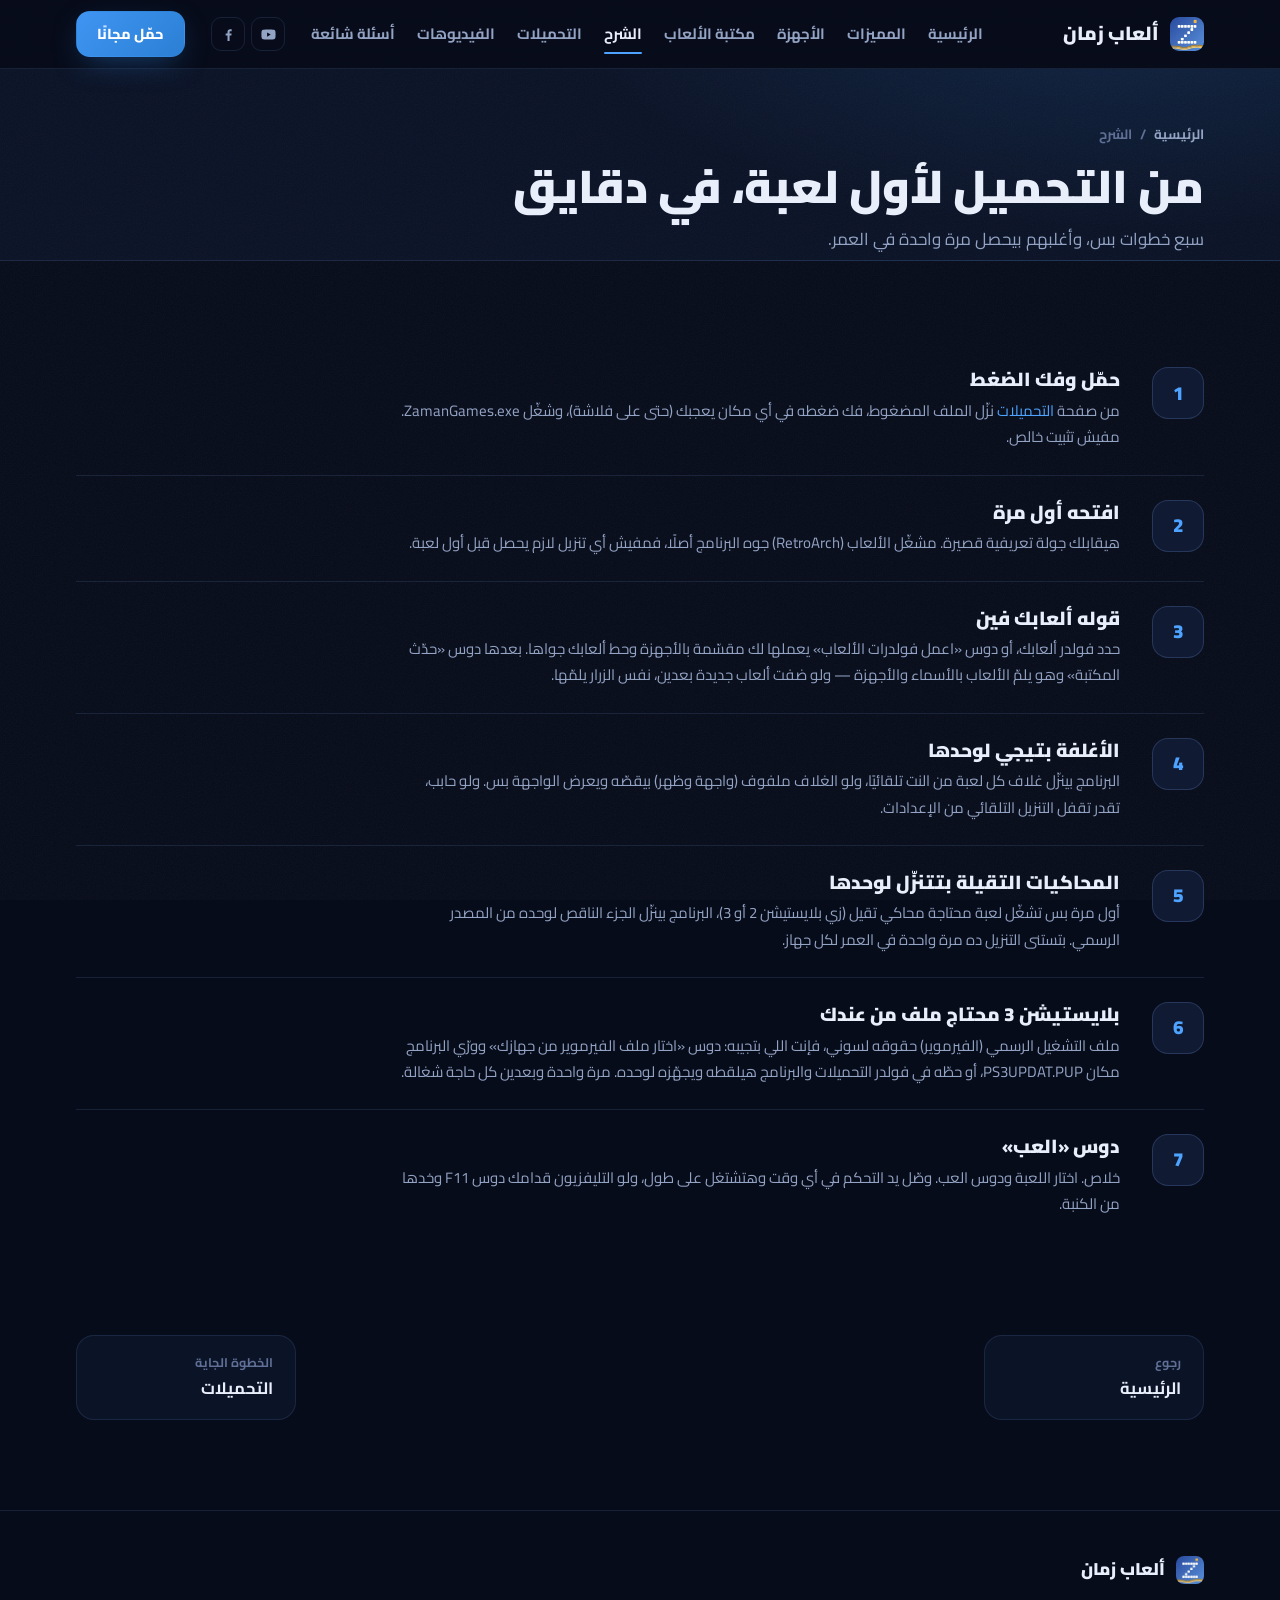
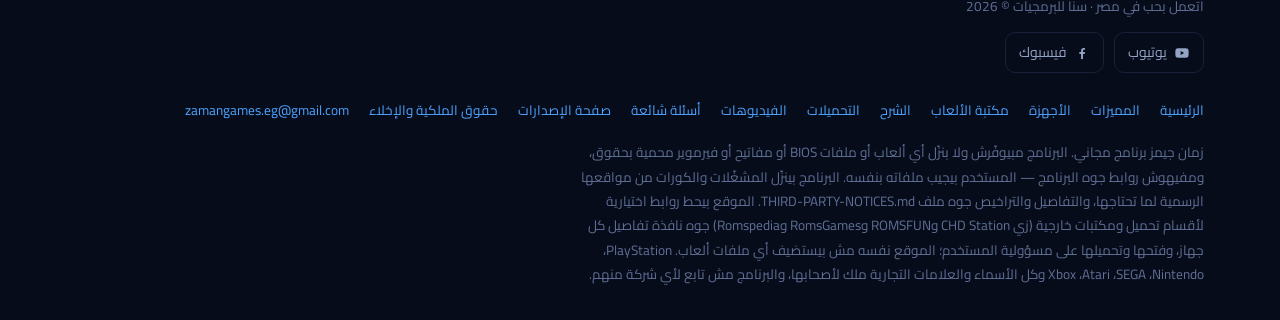
<file: guide.html>
<!DOCTYPE html>
<html lang="ar" dir="rtl">
<head>
<meta charset="UTF-8">
<meta name="viewport" content="width=device-width, initial-scale=1.0">
<meta name="theme-color" content="#070c1a">
<title>الشرح — من التحميل لأول لعبة | ألعاب زمان</title>
<meta name="description" content="سبع خطوات من التحميل لحد أول لعبة: فك الضغط وتشغيل، فولدر الألعاب، الأغلفة التلقائية، المحاكيات، وفيرموير بلايستيشن 3.">
<meta property="og:title" content="الشرح — من التحميل لأول لعبة | ألعاب زمان">
<meta property="og:description" content="سبع خطوات من التحميل لحد أول لعبة: فك الضغط وتشغيل، فولدر الألعاب، الأغلفة التلقائية، المحاكيات، وفيرموير بلايستيشن 3.">
<meta property="og:image" content="https://zamangame.github.io/assets/og.webp">
<meta property="og:image:width" content="1200">
<meta property="og:image:height" content="630">
<meta property="og:url" content="https://zamangame.github.io/guide.html">
<meta name="twitter:card" content="summary_large_image">
<meta name="twitter:image" content="https://zamangame.github.io/assets/og.webp">
<meta property="og:type" content="website">
<link rel="icon" href="assets/logo.webp" type="image/webp">
<link rel="stylesheet" href="assets/site.css">
</head>
<body>
<header class="hdr">
  <div class="wrap">
    <a class="logo" href="index.html" aria-label="ألعاب زمان">
      <img src="assets/logo.webp" alt="" style="width:34px;height:34px;border-radius:9px">
      ألعاب زمان
    </a>
    <button class="nav-toggle" id="navToggle" aria-label="القائمة" aria-expanded="false" aria-controls="nav">☰</button>
    <nav class="nav" id="nav">
      <a href="index.html">الرئيسية</a>
      <a href="features.html">المميزات</a>
      <a href="systems.html">الأجهزة</a>
      <a href="library.html">مكتبة الألعاب</a>
      <a href="guide.html" class="active">الشرح</a>
      <a href="downloads.html">التحميلات</a>
      <a href="videos.html">الفيديوهات</a>
      <a href="faq.html">أسئلة شائعة</a>
    </nav>
    <div class="hdr-soc">
      <a href="https://www.youtube.com/@ZamanGamesEG" target="_blank" rel="noopener" aria-label="يوتيوب" title="يوتيوب"><svg viewBox="0 0 24 24" width="17" height="17" fill="currentColor" aria-hidden="true"><path d="M21.6 7.2a2.5 2.5 0 0 0-1.76-1.77C18.3 5 12 5 12 5s-6.3 0-7.84.43A2.5 2.5 0 0 0 2.4 7.2C2 8.76 2 12 2 12s0 3.24.4 4.8a2.5 2.5 0 0 0 1.76 1.77C5.7 19 12 19 12 19s6.3 0 7.84-.43a2.5 2.5 0 0 0 1.76-1.77C22 15.24 22 12 22 12s0-3.24-.4-4.8zM10 15V9l5.2 3z"/></svg></a>
      <a href="https://www.facebook.com/profile.php?id=61597162792718" target="_blank" rel="noopener" aria-label="فيسبوك" title="فيسبوك"><svg viewBox="0 0 24 24" width="17" height="17" fill="currentColor" aria-hidden="true"><path d="M13.5 21v-7.5h2.5l.4-3h-2.9V8.7c0-.9.3-1.4 1.5-1.4h1.5V4.6c-.3 0-1.2-.1-2.2-.1-2.2 0-3.7 1.3-3.7 3.8v2.2H8v3h2.6V21z"/></svg></a>
    </div>
    <a class="btn btn-p hdr-cta" href="downloads.html">حمّل مجانًا</a>
  </div>
</header>
<section class="phead">
  <div class="wrap">
    <div class="crumb"><a href="index.html">الرئيسية</a><span>/</span><span>الشرح</span></div>
    <h1>من التحميل لأول لعبة، في دقايق</h1>
    <p class="lead">سبع خطوات بس، وأغلبهم بيحصل مرة واحدة في العمر.</p>
  </div>
</section>
<section class="sec" id="guide">
  <div class="wrap">
    <div class="steps">
      <div class="step reveal"><div class="step-n">1</div><div><h3>حمّل وفك الضغط</h3><p>من صفحة <a href="downloads.html">التحميلات</a> نزّل الملف المضغوط، فك ضغطه في أي مكان يعجبك (حتى على فلاشة)، وشغّل <bdi>ZamanGames.exe</bdi>. مفيش تثبيت خالص.</p></div></div>
      <div class="step reveal"><div class="step-n">2</div><div><h3>افتحه أول مرة</h3><p>هيقابلك جولة تعريفية قصيرة. مشغّل الألعاب (RetroArch) جوه البرنامج أصلًا، فمفيش أي تنزيل لازم يحصل قبل أول لعبة.</p></div></div>
      <div class="step reveal"><div class="step-n">3</div><div><h3>قوله ألعابك فين</h3><p>حدد فولدر ألعابك، أو دوس «اعمل فولدرات الألعاب» يعملها لك مقسّمة بالأجهزة وحط ألعابك جواها. بعدها دوس «حدّث المكتبة» وهو يلمّ الألعاب بالأسماء والأجهزة — ولو ضفت ألعاب جديدة بعدين، نفس الزرار يلمّها.</p></div></div>
      <div class="step reveal"><div class="step-n">4</div><div><h3>الأغلفة بتيجي لوحدها</h3><p>البرنامج بينزّل غلاف كل لعبة من النت تلقائيًا، ولو الغلاف ملفوف (واجهة وظهر) بيقصّه ويعرض الواجهة بس. ولو حابب، تقدر تقفل التنزيل التلقائي من الإعدادات.</p></div></div>
      <div class="step reveal"><div class="step-n">5</div><div><h3>المحاكيات التقيلة بتتنزّل لوحدها</h3><p>أول مرة بس تشغّل لعبة محتاجة محاكي تقيل (زي بلايستيشن 2 أو 3)، البرنامج بينزّل الجزء الناقص لوحده من المصدر الرسمي. بتستنى التنزيل ده مرة واحدة في العمر لكل جهاز.</p></div></div>
      <div class="step reveal"><div class="step-n">6</div><div><h3>بلايستيشن 3 محتاج ملف من عندك</h3><p>ملف التشغيل الرسمي (الفيرموير) حقوقه لسوني، فإنت اللي بتجيبه: دوس «اختار ملف الفيرموير من جهازك» وورّي البرنامج مكان <bdi>PS3UPDAT.PUP</bdi>، أو حطّه في فولدر التحميلات والبرنامج هيلقطه ويجهّزه لوحده. مرة واحدة وبعدين كل حاجة شغالة.</p></div></div>
      <div class="step reveal"><div class="step-n">7</div><div><h3>دوس «العب»</h3><p>خلاص. اختار اللعبة ودوس العب. وصّل يد التحكم في أي وقت وهتشتغل على طول، ولو التليفزيون قدامك دوس F11 وخدها من الكنبة.</p></div></div>
    </div>
  </div>
</section>
<div class="next">
  <a class="next-a" href="index.html"><small>رجوع</small><b>الرئيسية</b></a>
  <a class="next-a" href="downloads.html"><small>الخطوة الجاية</small><b>التحميلات</b></a>
</div>
<footer>
  <div class="wrap">
    <div class="foot-grid">
      <div>
        <a class="logo" href="index.html" style="font-size:17px">
          <img src="assets/logo.webp" alt="" style="width:28px;height:28px;border-radius:8px">
          ألعاب زمان
        </a>
        <div style="margin-top:10px">اتعمل بحب في مصر · سنا للبرمجيات © 2026</div>
        <div class="foot-socials"><a class="foot-soc" href="https://www.youtube.com/@ZamanGamesEG" target="_blank" rel="noopener" aria-label="يوتيوب"><svg viewBox="0 0 24 24" width="16" height="16" fill="currentColor" aria-hidden="true"><path d="M21.6 7.2a2.5 2.5 0 0 0-1.76-1.77C18.3 5 12 5 12 5s-6.3 0-7.84.43A2.5 2.5 0 0 0 2.4 7.2C2 8.76 2 12 2 12s0 3.24.4 4.8a2.5 2.5 0 0 0 1.76 1.77C5.7 19 12 19 12 19s6.3 0 7.84-.43a2.5 2.5 0 0 0 1.76-1.77C22 15.24 22 12 22 12s0-3.24-.4-4.8zM10 15V9l5.2 3z"/></svg><span>يوتيوب</span></a><a class="foot-soc" href="https://www.facebook.com/profile.php?id=61597162792718" target="_blank" rel="noopener" aria-label="فيسبوك"><svg viewBox="0 0 24 24" width="16" height="16" fill="currentColor" aria-hidden="true"><path d="M13.5 21v-7.5h2.5l.4-3h-2.9V8.7c0-.9.3-1.4 1.5-1.4h1.5V4.6c-.3 0-1.2-.1-2.2-.1-2.2 0-3.7 1.3-3.7 3.8v2.2H8v3h2.6V21z"/></svg><span>فيسبوك</span></a></div>
      </div>
      <div class="foot-links">
        <a href="index.html">الرئيسية</a>
        <a href="features.html">المميزات</a>
        <a href="systems.html">الأجهزة</a>
        <a href="library.html">مكتبة الألعاب</a>
        <a href="guide.html">الشرح</a>
        <a href="downloads.html">التحميلات</a>
        <a href="videos.html">الفيديوهات</a>
        <a href="faq.html">أسئلة شائعة</a>
        <a href="https://github.com/ZamanGame/zamangames-releases/releases/latest" target="_blank" rel="noopener">صفحة الإصدارات</a>
        <a href="legal.html">حقوق الملكية والإخلاء</a>
        <a href="mailto:zamangames.eg@gmail.com">zamangames.eg@gmail.com</a>
      </div>
    </div>
    <p class="foot-legal">زمان جيمز برنامج مجاني. البرنامج مبيوفّرش ولا بنزّل أي ألعاب أو ملفات <bdi>BIOS</bdi> أو مفاتيح أو فيرموير محمية بحقوق، ومفيهوش روابط جوه البرنامج — المستخدم بيجيب ملفاته بنفسه. البرنامج بينزّل المشغّلات والكورات من مواقعها الرسمية لما تحتاجها، والتفاصيل والتراخيص جوه ملف <bdi>THIRD-PARTY-NOTICES.md</bdi>. الموقع بيحط روابط اختيارية لأقسام تحميل ومكتبات خارجية (زي <bdi>CHD Station</bdi> و<bdi>ROMSFUN</bdi> و<bdi>RomsGames</bdi> و<bdi>Romspedia</bdi>) جوه نافذة تفاصيل كل جهاز، وفتحها وتحميلها على مسؤولية المستخدم؛ الموقع نفسه مش بيستضيف أي ملفات ألعاب. <bdi>PlayStation</bdi>، <bdi>Nintendo</bdi>، <bdi>SEGA</bdi>، <bdi>Atari</bdi>، <bdi>Xbox</bdi> وكل الأسماء والعلامات التجارية ملك لأصحابها، والبرنامج مش تابع لأي شركة منهم.</p>
  </div>
</footer>

<script src="assets/site.js"></script>
</body>
</html>
</file>
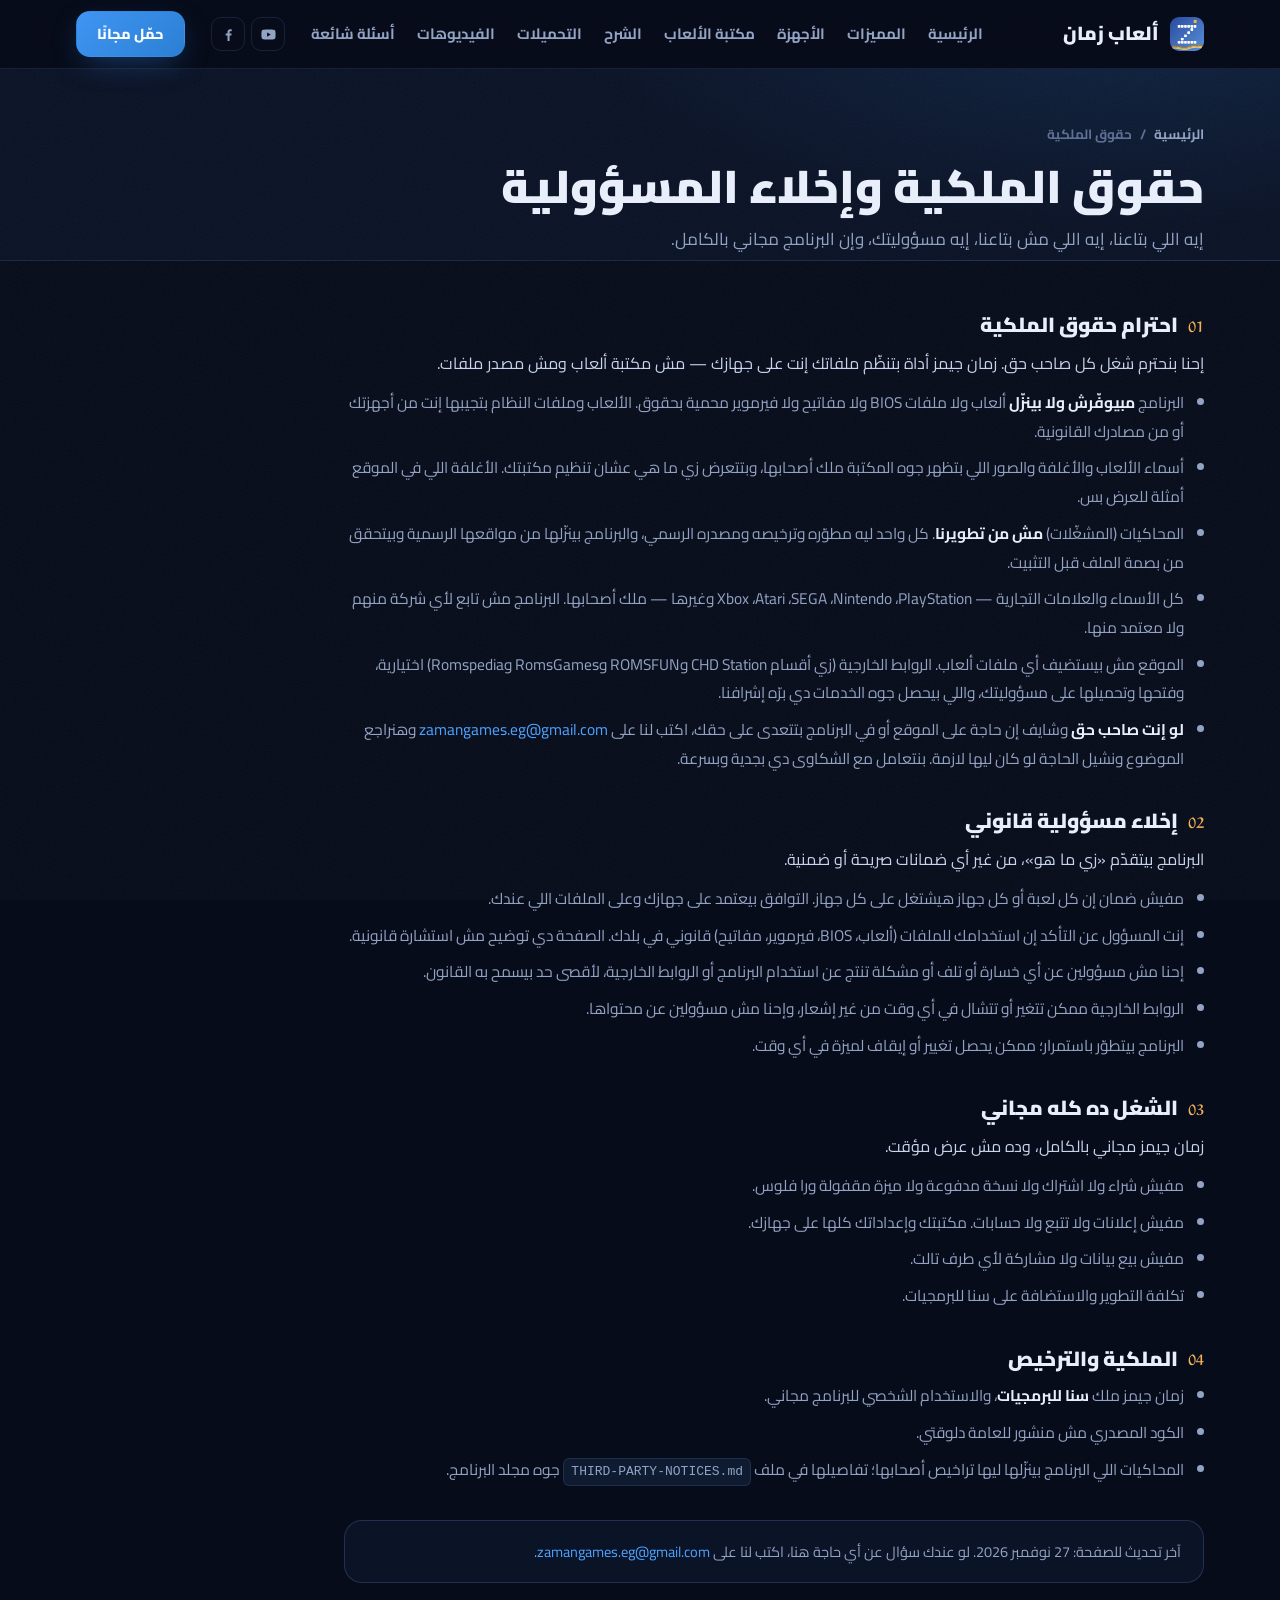
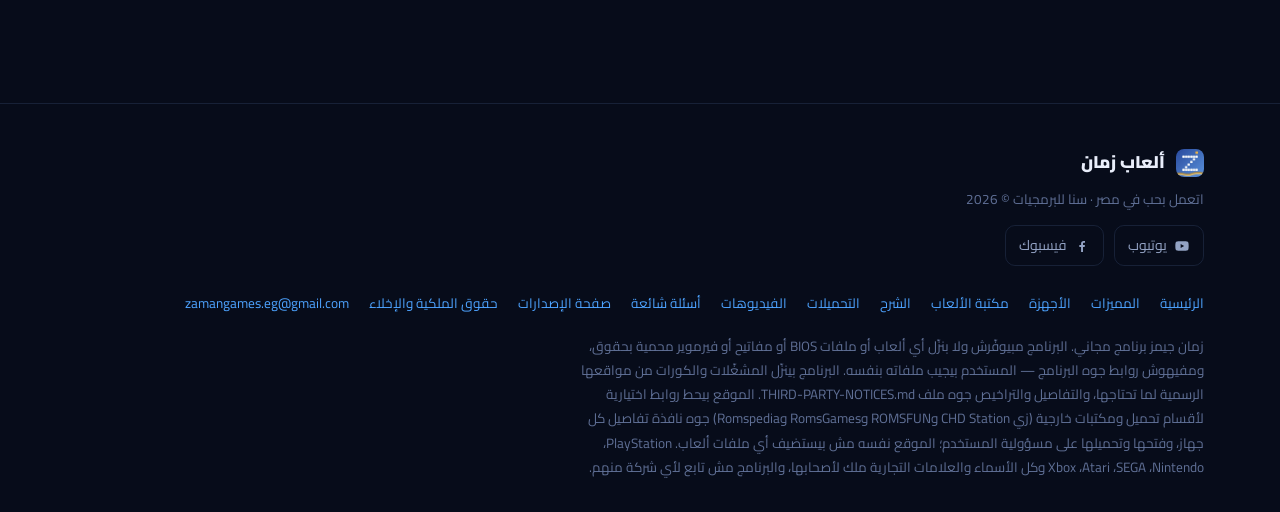
<file: legal.html>
<!DOCTYPE html>
<html lang="ar" dir="rtl">
<head>
<meta charset="UTF-8">
<meta name="viewport" content="width=device-width, initial-scale=1.0">
<meta name="theme-color" content="#070c1a">
<title>حقوق الملكية وإخلاء المسؤولية — ألعاب زمان</title>
<meta name="description" content="احترام حقوق الملكية، إخلاء مسؤولية قانوني، وإن زمان جيمز مجاني بالكامل من سنا للبرمجيات.">
<meta property="og:title" content="حقوق الملكية وإخلاء المسؤولية — ألعاب زمان">
<meta property="og:description" content="احترام حقوق الملكية، إخلاء مسؤولية قانوني، وإن زمان جيمز مجاني بالكامل من سنا للبرمجيات.">
<meta property="og:image" content="https://zamangame.github.io/assets/og.webp">
<meta property="og:image:width" content="1200">
<meta property="og:image:height" content="630">
<meta property="og:url" content="https://zamangame.github.io/legal.html">
<meta name="twitter:card" content="summary_large_image">
<meta name="twitter:image" content="https://zamangame.github.io/assets/og.webp">
<meta property="og:type" content="website">
<link rel="icon" href="assets/logo.webp" type="image/webp">
<link rel="stylesheet" href="assets/site.css">
</head>
<body>
<header class="hdr">
  <div class="wrap">
    <a class="logo" href="index.html" aria-label="ألعاب زمان">
      <img src="assets/logo.webp" alt="" style="width:34px;height:34px;border-radius:9px">
      ألعاب زمان
    </a>
    <button class="nav-toggle" id="navToggle" aria-label="القائمة" aria-expanded="false" aria-controls="nav">☰</button>
    <nav class="nav" id="nav">
      <a href="index.html">الرئيسية</a>
      <a href="features.html">المميزات</a>
      <a href="systems.html">الأجهزة</a>
      <a href="library.html">مكتبة الألعاب</a>
      <a href="guide.html">الشرح</a>
      <a href="downloads.html">التحميلات</a>
      <a href="videos.html">الفيديوهات</a>
      <a href="faq.html">أسئلة شائعة</a>
    </nav>
    <div class="hdr-soc">
      <a href="https://www.youtube.com/@ZamanGamesEG" target="_blank" rel="noopener" aria-label="يوتيوب" title="يوتيوب"><svg viewBox="0 0 24 24" width="17" height="17" fill="currentColor" aria-hidden="true"><path d="M21.6 7.2a2.5 2.5 0 0 0-1.76-1.77C18.3 5 12 5 12 5s-6.3 0-7.84.43A2.5 2.5 0 0 0 2.4 7.2C2 8.76 2 12 2 12s0 3.24.4 4.8a2.5 2.5 0 0 0 1.76 1.77C5.7 19 12 19 12 19s6.3 0 7.84-.43a2.5 2.5 0 0 0 1.76-1.77C22 15.24 22 12 22 12s0-3.24-.4-4.8zM10 15V9l5.2 3z"/></svg></a>
      <a href="https://www.facebook.com/profile.php?id=61597162792718" target="_blank" rel="noopener" aria-label="فيسبوك" title="فيسبوك"><svg viewBox="0 0 24 24" width="17" height="17" fill="currentColor" aria-hidden="true"><path d="M13.5 21v-7.5h2.5l.4-3h-2.9V8.7c0-.9.3-1.4 1.5-1.4h1.5V4.6c-.3 0-1.2-.1-2.2-.1-2.2 0-3.7 1.3-3.7 3.8v2.2H8v3h2.6V21z"/></svg></a>
    </div>
    <a class="btn btn-p hdr-cta" href="downloads.html">حمّل مجانًا</a>
  </div>
</header>
<section class="phead">
  <div class="wrap">
    <div class="crumb"><a href="index.html">الرئيسية</a><span>/</span><span>حقوق الملكية</span></div>
    <h1>حقوق الملكية وإخلاء المسؤولية</h1>
    <p class="lead">إيه اللي بتاعنا، إيه اللي مش بتاعنا، إيه مسؤوليتك، وإن البرنامج مجاني بالكامل.</p>
  </div>
</section>
<section class="sec">
  <div class="wrap">
    <div class="legal">

      <h3><span class="n">01</span> احترام حقوق الملكية</h3>
      <p>إحنا بنحترم شغل كل صاحب حق. زمان جيمز أداة بتنظّم ملفاتك إنت على جهازك — مش مكتبة ألعاب ومش مصدر ملفات.</p>
      <ul>
        <li>البرنامج <b>مبيوفّرش ولا بينزّل</b> ألعاب ولا ملفات <bdi>BIOS</bdi> ولا مفاتيح ولا فيرموير محمية بحقوق. الألعاب وملفات النظام بتجيبها إنت من أجهزتك أو من مصادرك القانونية.</li>
        <li>أسماء الألعاب والأغلفة والصور اللي بتظهر جوه المكتبة ملك أصحابها، وبتتعرض زي ما هي عشان تنظيم مكتبتك. الأغلفة اللي في الموقع أمثلة للعرض بس.</li>
        <li>المحاكيات (المشغّلات) <b>مش من تطويرنا</b>. كل واحد ليه مطوّره وترخيصه ومصدره الرسمي، والبرنامج بينزّلها من مواقعها الرسمية وبيتحقق من بصمة الملف قبل التثبيت.</li>
        <li>كل الأسماء والعلامات التجارية — <bdi>PlayStation</bdi>، <bdi>Nintendo</bdi>، <bdi>SEGA</bdi>، <bdi>Atari</bdi>، <bdi>Xbox</bdi> وغيرها — ملك أصحابها. البرنامج مش تابع لأي شركة منهم ولا معتمد منها.</li>
        <li>الموقع مش بيستضيف أي ملفات ألعاب. الروابط الخارجية (زي أقسام <bdi>CHD Station</bdi> و<bdi>ROMSFUN</bdi> و<bdi>RomsGames</bdi> و<bdi>Romspedia</bdi>) اختيارية، وفتحها وتحميلها على مسؤوليتك، واللي بيحصل جوه الخدمات دي برّه إشرافنا.</li>
        <li><b>لو إنت صاحب حق</b> وشايف إن حاجة على الموقع أو في البرنامج بتتعدى على حقك، اكتب لنا على <a href="mailto:zamangames.eg@gmail.com">zamangames.eg@gmail.com</a> وهنراجع الموضوع ونشيل الحاجة لو كان ليها لازمة. بنتعامل مع الشكاوى دي بجدية وبسرعة.</li>
      </ul>

      <h3><span class="n">02</span> إخلاء مسؤولية قانوني</h3>
      <p>البرنامج بيتقدّم «زي ما هو»، من غير أي ضمانات صريحة أو ضمنية.</p>
      <ul>
        <li>مفيش ضمان إن كل لعبة أو كل جهاز هيشتغل على كل جهاز. التوافق بيعتمد على جهازك وعلى الملفات اللي عندك.</li>
        <li>إنت المسؤول عن التأكد إن استخدامك للملفات (ألعاب، BIOS، فيرموير، مفاتيح) قانوني في بلدك. الصفحة دي توضيح مش استشارة قانونية.</li>
        <li>إحنا مش مسؤولين عن أي خسارة أو تلف أو مشكلة تنتج عن استخدام البرنامج أو الروابط الخارجية، لأقصى حد بيسمح به القانون.</li>
        <li>الروابط الخارجية ممكن تتغير أو تتشال في أي وقت من غير إشعار، وإحنا مش مسؤولين عن محتواها.</li>
        <li>البرنامج بيتطوّر باستمرار؛ ممكن يحصل تغيير أو إيقاف لميزة في أي وقت.</li>
      </ul>

      <h3><span class="n">03</span> الشغل ده كله مجاني</h3>
      <p>زمان جيمز مجاني بالكامل، وده مش عرض مؤقت.</p>
      <ul>
        <li>مفيش شراء ولا اشتراك ولا نسخة مدفوعة ولا ميزة مقفولة ورا فلوس.</li>
        <li>مفيش إعلانات ولا تتبع ولا حسابات. مكتبتك وإعداداتك كلها على جهازك.</li>
        <li>مفيش بيع بيانات ولا مشاركة لأي طرف تالت.</li>
        <li>تكلفة التطوير والاستضافة على سنا للبرمجيات.</li>
      </ul>

      <h3><span class="n">04</span> الملكية والترخيص</h3>
      <ul>
        <li>زمان جيمز ملك <b>سنا للبرمجيات</b>، والاستخدام الشخصي للبرنامج مجاني.</li>
        <li>الكود المصدري مش منشور للعامة دلوقتي.</li>
        <li>المحاكيات اللي البرنامج بينزّلها ليها تراخيص أصحابها؛ تفاصيلها في ملف <code>THIRD-PARTY-NOTICES.md</code> جوه مجلد البرنامج.</li>
      </ul>

      <div class="note">
        آخر تحديث للصفحة: 27 نوفمبر 2026. لو عندك سؤال عن أي حاجة هنا، اكتب لنا على <a href="mailto:zamangames.eg@gmail.com">zamangames.eg@gmail.com</a>.
      </div>

    </div>
  </div>
</section>
<footer>
  <div class="wrap">
    <div class="foot-grid">
      <div>
        <a class="logo" href="index.html" style="font-size:17px">
          <img src="assets/logo.webp" alt="" style="width:28px;height:28px;border-radius:8px">
          ألعاب زمان
        </a>
        <div style="margin-top:10px">اتعمل بحب في مصر · سنا للبرمجيات © 2026</div>
        <div class="foot-socials"><a class="foot-soc" href="https://www.youtube.com/@ZamanGamesEG" target="_blank" rel="noopener" aria-label="يوتيوب"><svg viewBox="0 0 24 24" width="16" height="16" fill="currentColor" aria-hidden="true"><path d="M21.6 7.2a2.5 2.5 0 0 0-1.76-1.77C18.3 5 12 5 12 5s-6.3 0-7.84.43A2.5 2.5 0 0 0 2.4 7.2C2 8.76 2 12 2 12s0 3.24.4 4.8a2.5 2.5 0 0 0 1.76 1.77C5.7 19 12 19 12 19s6.3 0 7.84-.43a2.5 2.5 0 0 0 1.76-1.77C22 15.24 22 12 22 12s0-3.24-.4-4.8zM10 15V9l5.2 3z"/></svg><span>يوتيوب</span></a><a class="foot-soc" href="https://www.facebook.com/profile.php?id=61597162792718" target="_blank" rel="noopener" aria-label="فيسبوك"><svg viewBox="0 0 24 24" width="16" height="16" fill="currentColor" aria-hidden="true"><path d="M13.5 21v-7.5h2.5l.4-3h-2.9V8.7c0-.9.3-1.4 1.5-1.4h1.5V4.6c-.3 0-1.2-.1-2.2-.1-2.2 0-3.7 1.3-3.7 3.8v2.2H8v3h2.6V21z"/></svg><span>فيسبوك</span></a></div>
      </div>
      <div class="foot-links">
        <a href="index.html">الرئيسية</a>
        <a href="features.html">المميزات</a>
        <a href="systems.html">الأجهزة</a>
        <a href="library.html">مكتبة الألعاب</a>
        <a href="guide.html">الشرح</a>
        <a href="downloads.html">التحميلات</a>
        <a href="videos.html">الفيديوهات</a>
        <a href="faq.html">أسئلة شائعة</a>
        <a href="https://github.com/ZamanGame/zamangames-releases/releases/latest" target="_blank" rel="noopener">صفحة الإصدارات</a>
        <a href="legal.html">حقوق الملكية والإخلاء</a>
        <a href="mailto:zamangames.eg@gmail.com">zamangames.eg@gmail.com</a>
      </div>
    </div>
    <p class="foot-legal">زمان جيمز برنامج مجاني. البرنامج مبيوفّرش ولا بنزّل أي ألعاب أو ملفات <bdi>BIOS</bdi> أو مفاتيح أو فيرموير محمية بحقوق، ومفيهوش روابط جوه البرنامج — المستخدم بيجيب ملفاته بنفسه. البرنامج بينزّل المشغّلات والكورات من مواقعها الرسمية لما تحتاجها، والتفاصيل والتراخيص جوه ملف <bdi>THIRD-PARTY-NOTICES.md</bdi>. الموقع بيحط روابط اختيارية لأقسام تحميل ومكتبات خارجية (زي <bdi>CHD Station</bdi> و<bdi>ROMSFUN</bdi> و<bdi>RomsGames</bdi> و<bdi>Romspedia</bdi>) جوه نافذة تفاصيل كل جهاز، وفتحها وتحميلها على مسؤولية المستخدم؛ الموقع نفسه مش بيستضيف أي ملفات ألعاب. <bdi>PlayStation</bdi>، <bdi>Nintendo</bdi>، <bdi>SEGA</bdi>، <bdi>Atari</bdi>، <bdi>Xbox</bdi> وكل الأسماء والعلامات التجارية ملك لأصحابها، والبرنامج مش تابع لأي شركة منهم.</p>
  </div>
</footer>

<script src="assets/site.js"></script>
</body>
</html>
</file>
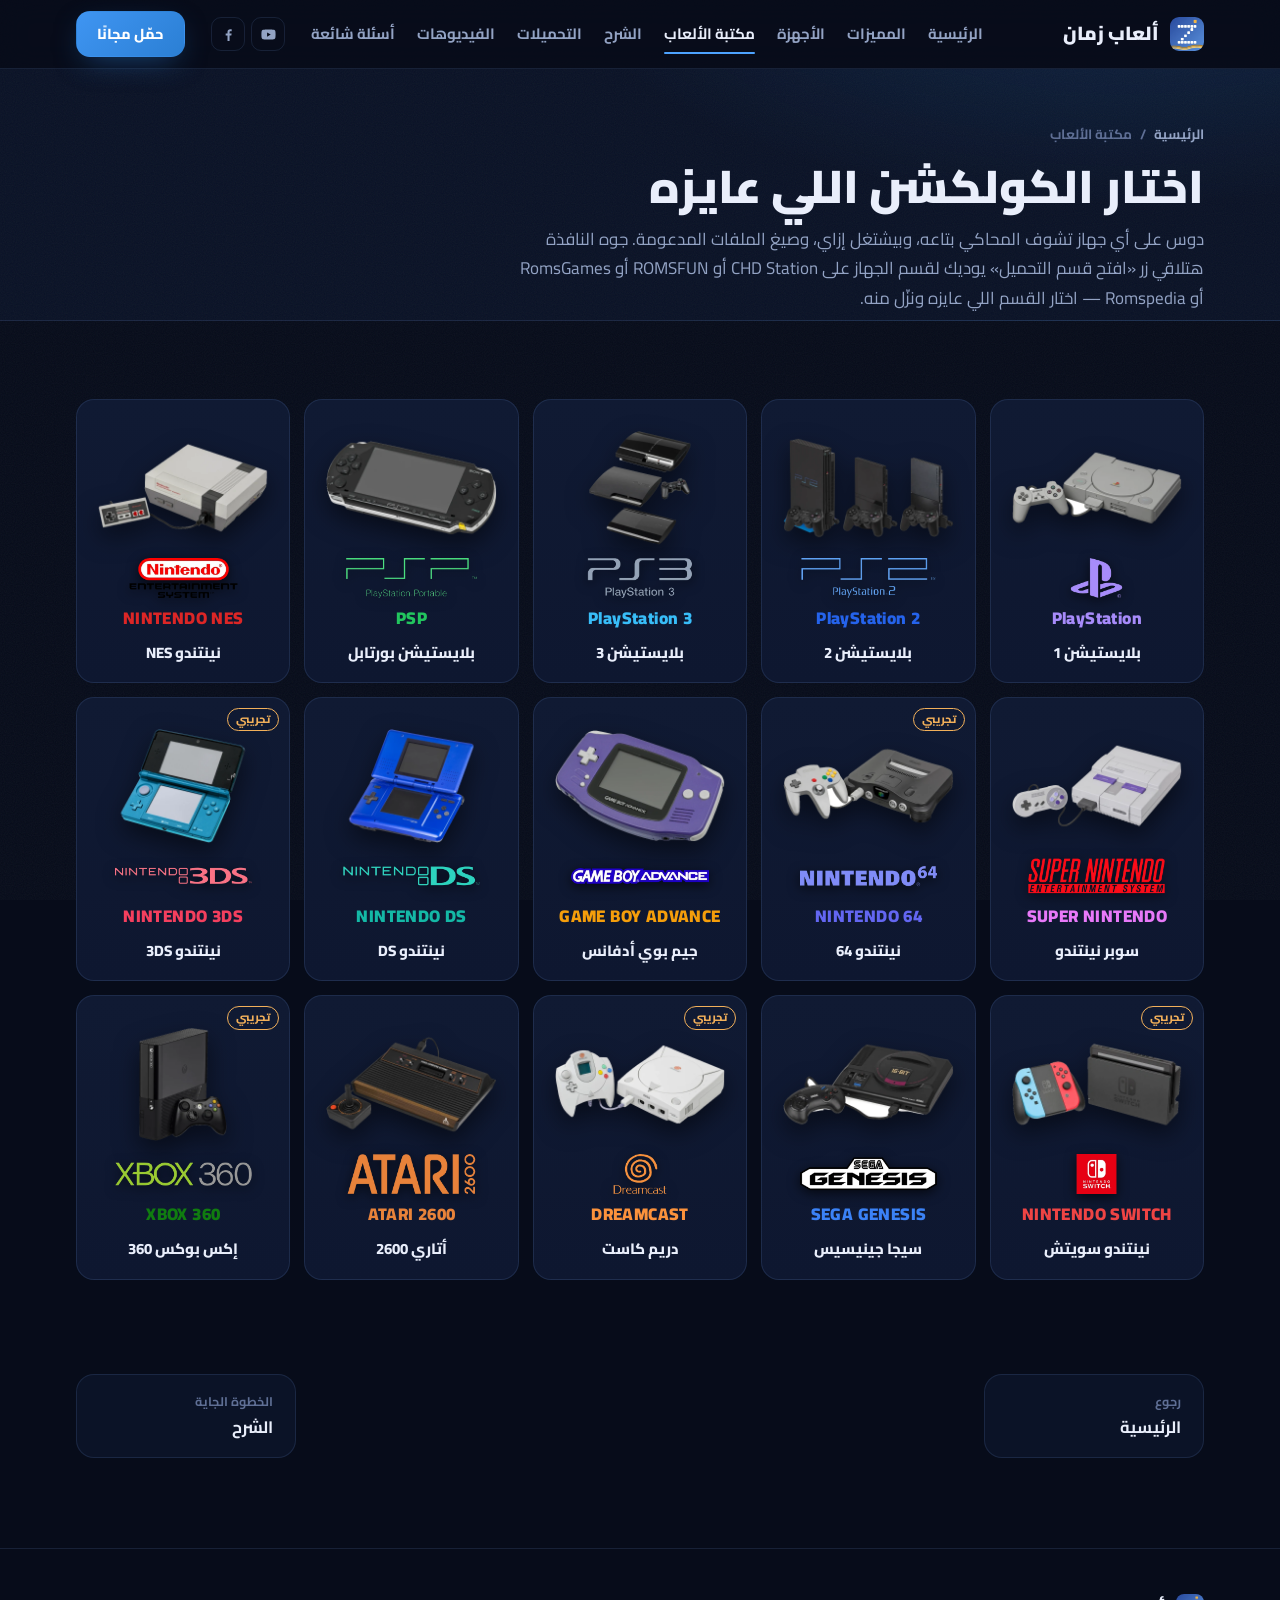
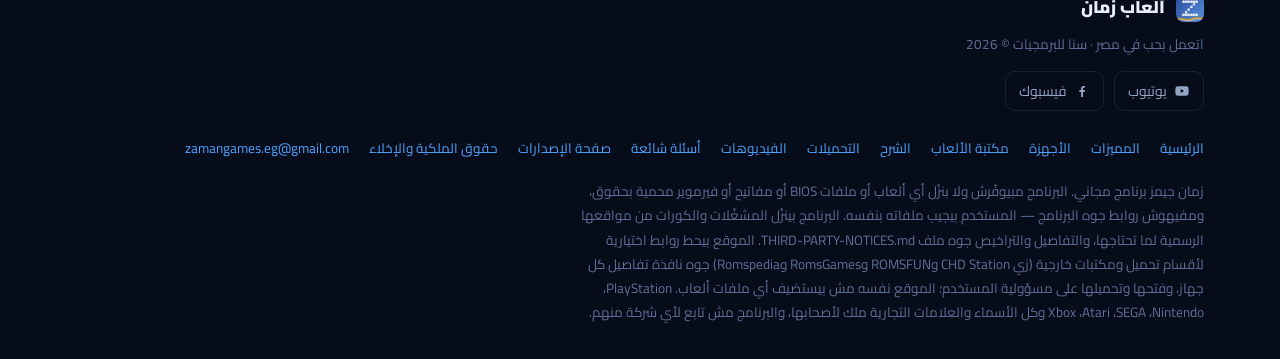
<file: library.html>
<!DOCTYPE html>
<html lang="ar" dir="rtl">
<head>
<meta charset="UTF-8">
<meta name="viewport" content="width=device-width, initial-scale=1.0">
<meta name="theme-color" content="#070c1a">
<title>مكتبة الألعاب — ألعاب زمان</title>
<meta name="description" content="اختار الجهاز وشوف المحاكي بتاعه وصيغ الملفات المدعومة ونصايح التشغيل، وافتح قسم التحميل بتاعه من موقع خارجي.">
<meta property="og:title" content="مكتبة الألعاب — ألعاب زمان">
<meta property="og:description" content="اختار الجهاز وشوف المحاكي بتاعه وصيغ الملفات المدعومة ونصايح التشغيل، وافتح قسم التحميل بتاعه من موقع خارجي.">
<meta property="og:image" content="https://zamangame.github.io/assets/og.webp">
<meta property="og:image:width" content="1200">
<meta property="og:image:height" content="630">
<meta property="og:url" content="https://zamangame.github.io/library.html">
<meta name="twitter:card" content="summary_large_image">
<meta name="twitter:image" content="https://zamangame.github.io/assets/og.webp">
<meta property="og:type" content="website">
<link rel="icon" href="assets/logo.webp" type="image/webp">
<link rel="stylesheet" href="assets/site.css">
</head>
<body>
<header class="hdr">
  <div class="wrap">
    <a class="logo" href="index.html" aria-label="ألعاب زمان">
      <img src="assets/logo.webp" alt="" style="width:34px;height:34px;border-radius:9px">
      ألعاب زمان
    </a>
    <button class="nav-toggle" id="navToggle" aria-label="القائمة" aria-expanded="false" aria-controls="nav">☰</button>
    <nav class="nav" id="nav">
      <a href="index.html">الرئيسية</a>
      <a href="features.html">المميزات</a>
      <a href="systems.html">الأجهزة</a>
      <a href="library.html" class="active">مكتبة الألعاب</a>
      <a href="guide.html">الشرح</a>
      <a href="downloads.html">التحميلات</a>
      <a href="videos.html">الفيديوهات</a>
      <a href="faq.html">أسئلة شائعة</a>
    </nav>
    <div class="hdr-soc">
      <a href="https://www.youtube.com/@ZamanGamesEG" target="_blank" rel="noopener" aria-label="يوتيوب" title="يوتيوب"><svg viewBox="0 0 24 24" width="17" height="17" fill="currentColor" aria-hidden="true"><path d="M21.6 7.2a2.5 2.5 0 0 0-1.76-1.77C18.3 5 12 5 12 5s-6.3 0-7.84.43A2.5 2.5 0 0 0 2.4 7.2C2 8.76 2 12 2 12s0 3.24.4 4.8a2.5 2.5 0 0 0 1.76 1.77C5.7 19 12 19 12 19s6.3 0 7.84-.43a2.5 2.5 0 0 0 1.76-1.77C22 15.24 22 12 22 12s0-3.24-.4-4.8zM10 15V9l5.2 3z"/></svg></a>
      <a href="https://www.facebook.com/profile.php?id=61597162792718" target="_blank" rel="noopener" aria-label="فيسبوك" title="فيسبوك"><svg viewBox="0 0 24 24" width="17" height="17" fill="currentColor" aria-hidden="true"><path d="M13.5 21v-7.5h2.5l.4-3h-2.9V8.7c0-.9.3-1.4 1.5-1.4h1.5V4.6c-.3 0-1.2-.1-2.2-.1-2.2 0-3.7 1.3-3.7 3.8v2.2H8v3h2.6V21z"/></svg></a>
    </div>
    <a class="btn btn-p hdr-cta" href="downloads.html">حمّل مجانًا</a>
  </div>
</header>
<section class="phead">
  <div class="wrap">
    <div class="crumb"><a href="index.html">الرئيسية</a><span>/</span><span>مكتبة الألعاب</span></div>
    <h1>اختار الكولكشن اللي عايزه</h1>
    <p class="lead">دوس على أي جهاز تشوف المحاكي بتاعه، وبيشتغل إزاي، وصيغ الملفات المدعومة. جوه النافذة هتلاقي زر «افتح قسم التحميل» يوديك لقسم الجهاز على <bdi>CHD Station</bdi> أو <bdi>ROMSFUN</bdi> أو <bdi>RomsGames</bdi> أو <bdi>Romspedia</bdi> — اختار القسم اللي عايزه ونزّل منه.</p>
  </div>
</section>
<section class="sec" id="library">
  <div class="wrap">
    <div class="con-grid" id="conGrid"></div>
  </div>
</section>

<div class="modal" id="conModal" role="dialog" aria-modal="true">
  <div class="modal-box">
    <button class="modal-x" id="conModalX" aria-label="اقفل">×</button>
    <div id="conModalBody"></div>
  </div>
</div>

<div class="next">
  <a class="next-a" href="index.html"><small>رجوع</small><b>الرئيسية</b></a>
  <a class="next-a" href="guide.html"><small>الخطوة الجاية</small><b>الشرح</b></a>
</div>
<footer>
  <div class="wrap">
    <div class="foot-grid">
      <div>
        <a class="logo" href="index.html" style="font-size:17px">
          <img src="assets/logo.webp" alt="" style="width:28px;height:28px;border-radius:8px">
          ألعاب زمان
        </a>
        <div style="margin-top:10px">اتعمل بحب في مصر · سنا للبرمجيات © 2026</div>
        <div class="foot-socials"><a class="foot-soc" href="https://www.youtube.com/@ZamanGamesEG" target="_blank" rel="noopener" aria-label="يوتيوب"><svg viewBox="0 0 24 24" width="16" height="16" fill="currentColor" aria-hidden="true"><path d="M21.6 7.2a2.5 2.5 0 0 0-1.76-1.77C18.3 5 12 5 12 5s-6.3 0-7.84.43A2.5 2.5 0 0 0 2.4 7.2C2 8.76 2 12 2 12s0 3.24.4 4.8a2.5 2.5 0 0 0 1.76 1.77C5.7 19 12 19 12 19s6.3 0 7.84-.43a2.5 2.5 0 0 0 1.76-1.77C22 15.24 22 12 22 12s0-3.24-.4-4.8zM10 15V9l5.2 3z"/></svg><span>يوتيوب</span></a><a class="foot-soc" href="https://www.facebook.com/profile.php?id=61597162792718" target="_blank" rel="noopener" aria-label="فيسبوك"><svg viewBox="0 0 24 24" width="16" height="16" fill="currentColor" aria-hidden="true"><path d="M13.5 21v-7.5h2.5l.4-3h-2.9V8.7c0-.9.3-1.4 1.5-1.4h1.5V4.6c-.3 0-1.2-.1-2.2-.1-2.2 0-3.7 1.3-3.7 3.8v2.2H8v3h2.6V21z"/></svg><span>فيسبوك</span></a></div>
      </div>
      <div class="foot-links">
        <a href="index.html">الرئيسية</a>
        <a href="features.html">المميزات</a>
        <a href="systems.html">الأجهزة</a>
        <a href="library.html">مكتبة الألعاب</a>
        <a href="guide.html">الشرح</a>
        <a href="downloads.html">التحميلات</a>
        <a href="videos.html">الفيديوهات</a>
        <a href="faq.html">أسئلة شائعة</a>
        <a href="https://github.com/ZamanGame/zamangames-releases/releases/latest" target="_blank" rel="noopener">صفحة الإصدارات</a>
        <a href="legal.html">حقوق الملكية والإخلاء</a>
        <a href="mailto:zamangames.eg@gmail.com">zamangames.eg@gmail.com</a>
      </div>
    </div>
    <p class="foot-legal">زمان جيمز برنامج مجاني. البرنامج مبيوفّرش ولا بنزّل أي ألعاب أو ملفات <bdi>BIOS</bdi> أو مفاتيح أو فيرموير محمية بحقوق، ومفيهوش روابط جوه البرنامج — المستخدم بيجيب ملفاته بنفسه. البرنامج بينزّل المشغّلات والكورات من مواقعها الرسمية لما تحتاجها، والتفاصيل والتراخيص جوه ملف <bdi>THIRD-PARTY-NOTICES.md</bdi>. الموقع بيحط روابط اختيارية لأقسام تحميل ومكتبات خارجية (زي <bdi>CHD Station</bdi> و<bdi>ROMSFUN</bdi> و<bdi>RomsGames</bdi> و<bdi>Romspedia</bdi>) جوه نافذة تفاصيل كل جهاز، وفتحها وتحميلها على مسؤولية المستخدم؛ الموقع نفسه مش بيستضيف أي ملفات ألعاب. <bdi>PlayStation</bdi>، <bdi>Nintendo</bdi>، <bdi>SEGA</bdi>، <bdi>Atari</bdi>، <bdi>Xbox</bdi> وكل الأسماء والعلامات التجارية ملك لأصحابها، والبرنامج مش تابع لأي شركة منهم.</p>
  </div>
</footer>

<script src="assets/site.js"></script>
</body>
</html>
</file>
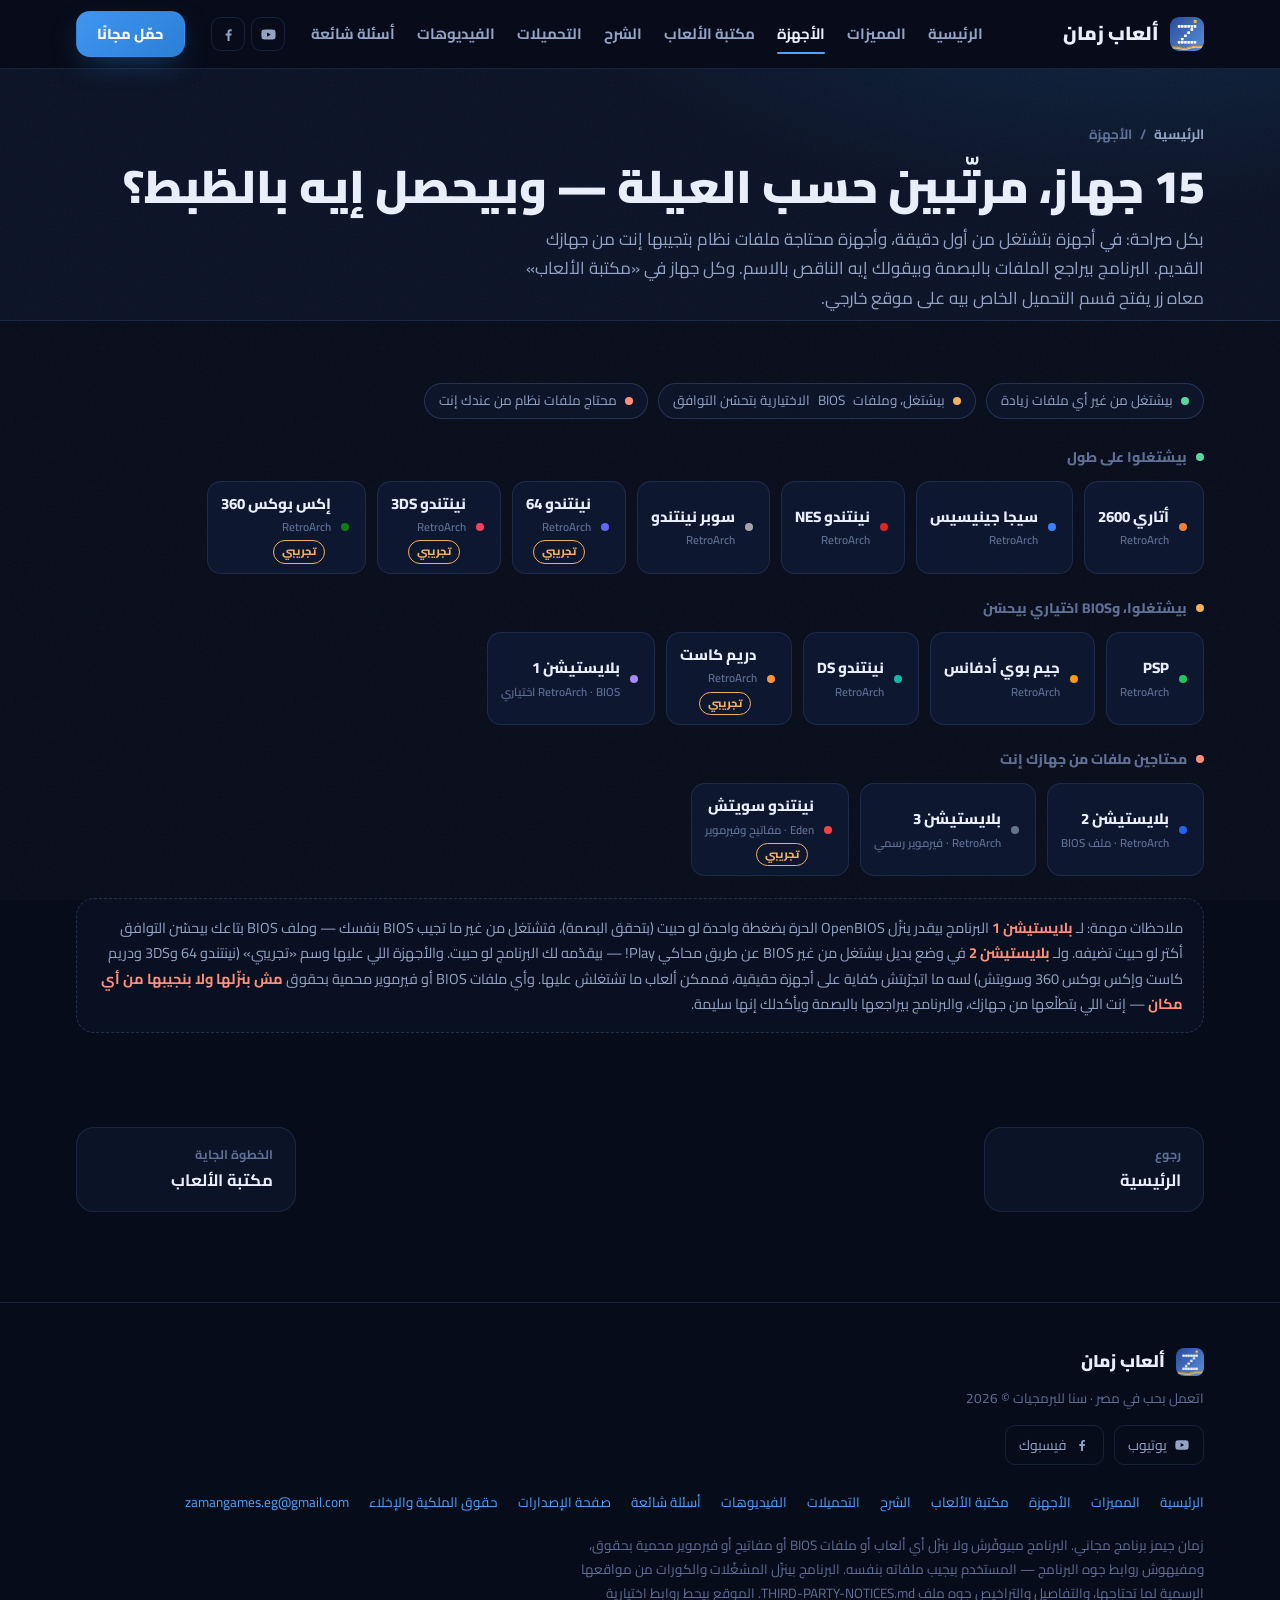
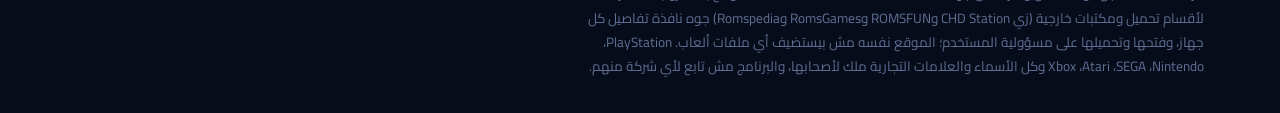
<file: systems.html>
<!DOCTYPE html>
<html lang="ar" dir="rtl">
<head>
<meta charset="UTF-8">
<meta name="viewport" content="width=device-width, initial-scale=1.0">
<meta name="theme-color" content="#070c1a">
<title>الأجهزة المدعومة — ألعاب زمان</title>
<meta name="description" content="15 جهاز من أتاري 2600 لإكس بوكس 360، وإيه اللي كل جهاز محتاجه من ملفات نظام، بصراحة ومن غير مبالغة.">
<meta property="og:title" content="الأجهزة المدعومة — ألعاب زمان">
<meta property="og:description" content="15 جهاز من أتاري 2600 لإكس بوكس 360، وإيه اللي كل جهاز محتاجه من ملفات نظام، بصراحة ومن غير مبالغة.">
<meta property="og:image" content="https://zamangame.github.io/assets/og.webp">
<meta property="og:image:width" content="1200">
<meta property="og:image:height" content="630">
<meta property="og:url" content="https://zamangame.github.io/systems.html">
<meta name="twitter:card" content="summary_large_image">
<meta name="twitter:image" content="https://zamangame.github.io/assets/og.webp">
<meta property="og:type" content="website">
<link rel="icon" href="assets/logo.webp" type="image/webp">
<link rel="stylesheet" href="assets/site.css">
</head>
<body>
<header class="hdr">
  <div class="wrap">
    <a class="logo" href="index.html" aria-label="ألعاب زمان">
      <img src="assets/logo.webp" alt="" style="width:34px;height:34px;border-radius:9px">
      ألعاب زمان
    </a>
    <button class="nav-toggle" id="navToggle" aria-label="القائمة" aria-expanded="false" aria-controls="nav">☰</button>
    <nav class="nav" id="nav">
      <a href="index.html">الرئيسية</a>
      <a href="features.html">المميزات</a>
      <a href="systems.html" class="active">الأجهزة</a>
      <a href="library.html">مكتبة الألعاب</a>
      <a href="guide.html">الشرح</a>
      <a href="downloads.html">التحميلات</a>
      <a href="videos.html">الفيديوهات</a>
      <a href="faq.html">أسئلة شائعة</a>
    </nav>
    <div class="hdr-soc">
      <a href="https://www.youtube.com/@ZamanGamesEG" target="_blank" rel="noopener" aria-label="يوتيوب" title="يوتيوب"><svg viewBox="0 0 24 24" width="17" height="17" fill="currentColor" aria-hidden="true"><path d="M21.6 7.2a2.5 2.5 0 0 0-1.76-1.77C18.3 5 12 5 12 5s-6.3 0-7.84.43A2.5 2.5 0 0 0 2.4 7.2C2 8.76 2 12 2 12s0 3.24.4 4.8a2.5 2.5 0 0 0 1.76 1.77C5.7 19 12 19 12 19s6.3 0 7.84-.43a2.5 2.5 0 0 0 1.76-1.77C22 15.24 22 12 22 12s0-3.24-.4-4.8zM10 15V9l5.2 3z"/></svg></a>
      <a href="https://www.facebook.com/profile.php?id=61597162792718" target="_blank" rel="noopener" aria-label="فيسبوك" title="فيسبوك"><svg viewBox="0 0 24 24" width="17" height="17" fill="currentColor" aria-hidden="true"><path d="M13.5 21v-7.5h2.5l.4-3h-2.9V8.7c0-.9.3-1.4 1.5-1.4h1.5V4.6c-.3 0-1.2-.1-2.2-.1-2.2 0-3.7 1.3-3.7 3.8v2.2H8v3h2.6V21z"/></svg></a>
    </div>
    <a class="btn btn-p hdr-cta" href="downloads.html">حمّل مجانًا</a>
  </div>
</header>
<section class="phead">
  <div class="wrap">
    <div class="crumb"><a href="index.html">الرئيسية</a><span>/</span><span>الأجهزة</span></div>
    <h1>15 جهاز، مرتّبين حسب العيلة — وبيحصل إيه بالظبط؟</h1>
    <p class="lead">بكل صراحة: في أجهزة بتشتغل من أول دقيقة، وأجهزة محتاجة ملفات نظام بتجيبها إنت من جهازك القديم. البرنامج بيراجع الملفات بالبصمة وبيقولك إيه الناقص بالاسم. وكل جهاز في «مكتبة الألعاب» معاه زر يفتح قسم التحميل الخاص بيه على موقع خارجي.</p>
  </div>
</section>
<section class="sec" id="systems">
  <div class="wrap">
    <div class="sys-legend">
      <span class="chip"><span class="dot" style="background:var(--ok)"></span> بيشتغل من غير أي ملفات زيادة</span>
      <span class="chip"><span class="dot" style="background:var(--amber)"></span> بيشتغل، وملفات <bdi>BIOS</bdi> الاختيارية بتحسّن التوافق</span>
      <span class="chip"><span class="dot" style="background:var(--warn)"></span> محتاج ملفات نظام من عندك إنت</span>
    </div>
    <div class="sys-group reveal">
      <h4><span class="dot" style="background:var(--ok)"></span> بيشتغلوا على طول</h4>
      <div class="sys-row">
        <div class="sys"><span class="dot" style="background:#e8833a"></span><span>أتاري 2600<small>RetroArch</small></span></div>
        <div class="sys"><span class="dot" style="background:#3b82f6"></span><span>سيجا جينيسيس<small>RetroArch</small></span></div>
        <div class="sys"><span class="dot" style="background:#dc2626"></span><span>نينتندو NES<small>RetroArch</small></span></div>
        <div class="sys"><span class="dot" style="background:#a3a3a3"></span><span>سوبر نينتندو<small>RetroArch</small></span></div>
        <div class="sys"><span class="dot" style="background:#6366f1"></span><span>نينتندو 64<small>RetroArch</small> <span class="exp-tag in">تجريبي</span></span></div>
        <div class="sys"><span class="dot" style="background:#f43f5e"></span><span>نينتندو 3DS<small>RetroArch</small> <span class="exp-tag in">تجريبي</span></span></div>
        <div class="sys"><span class="dot" style="background:#107c10"></span><span>إكس بوكس 360<small>RetroArch</small> <span class="exp-tag in">تجريبي</span></span></div>
      </div>
    </div>
    <div class="sys-group reveal">
      <h4><span class="dot" style="background:var(--amber)"></span> بيشتغلوا، وBIOS اختياري بيحسّن</h4>
      <div class="sys-row">
        <div class="sys"><span class="dot" style="background:#22c55e"></span><span>PSP<small>RetroArch</small></span></div>
        <div class="sys"><span class="dot" style="background:#f59e0b"></span><span>جيم بوي أدفانس<small>RetroArch</small></span></div>
        <div class="sys"><span class="dot" style="background:#14b8a6"></span><span>نينتندو DS<small>RetroArch</small></span></div>
        <div class="sys"><span class="dot" style="background:#fb923c"></span><span>دريم كاست<small>RetroArch</small> <span class="exp-tag in">تجريبي</span></span></div>
        <div class="sys"><span class="dot" style="background:#a78bfa"></span><span>بلايستيشن 1<small>RetroArch · BIOS اختياري</small></span></div>
      </div>
    </div>
    <div class="sys-group reveal">
      <h4><span class="dot" style="background:var(--warn)"></span> محتاجين ملفات من جهازك إنت</h4>
      <div class="sys-row">
        <div class="sys"><span class="dot" style="background:#2563eb"></span><span>بلايستيشن 2<small>RetroArch · ملف BIOS</small></span></div>
        <div class="sys"><span class="dot" style="background:#64748b"></span><span>بلايستيشن 3<small>RetroArch · فيرموير رسمي</small></span></div>
        <div class="sys"><span class="dot" style="background:#ef4444"></span><span>نينتندو سويتش<small>Eden · مفاتيح وفيرموير</small> <span class="exp-tag in">تجريبي</span></span></div>
      </div>
    </div>
    <div class="sys-note reveal">ملاحظات مهمة: لـ <b>بلايستيشن 1</b> البرنامج بيقدر ينزّل OpenBIOS الحرة بضغطة واحدة لو حبيت (بتحقق البصمة)، فتشتغل من غير ما تجيب BIOS بنفسك — وملف BIOS بتاعك بيحسّن التوافق أكتر لو حبيت تضيفه. ولـ <b>بلايستيشن 2</b> في وضع بديل بيشتغل من غير BIOS عن طريق محاكي Play! — بيقدّمه لك البرنامج لو حبيت. والأجهزة اللي عليها وسم «تجريبي» (نينتندو 64 و3DS ودريم كاست وإكس بوكس 360 وسويتش) لسه ما اتجرّبتش كفاية على أجهزة حقيقية، فممكن ألعاب ما تشتغلش عليها. وأي ملفات <bdi>BIOS</bdi> أو فيرموير محمية بحقوق <b>مش بنزّلها ولا بنجيبها من أي مكان</b> — إنت اللي بتطلّعها من جهازك، والبرنامج بيراجعها بالبصمة ويأكدلك إنها سليمة.</div>
  </div>
</section>

<div class="next">
  <a class="next-a" href="index.html"><small>رجوع</small><b>الرئيسية</b></a>
  <a class="next-a" href="library.html"><small>الخطوة الجاية</small><b>مكتبة الألعاب</b></a>
</div>
<footer>
  <div class="wrap">
    <div class="foot-grid">
      <div>
        <a class="logo" href="index.html" style="font-size:17px">
          <img src="assets/logo.webp" alt="" style="width:28px;height:28px;border-radius:8px">
          ألعاب زمان
        </a>
        <div style="margin-top:10px">اتعمل بحب في مصر · سنا للبرمجيات © 2026</div>
        <div class="foot-socials"><a class="foot-soc" href="https://www.youtube.com/@ZamanGamesEG" target="_blank" rel="noopener" aria-label="يوتيوب"><svg viewBox="0 0 24 24" width="16" height="16" fill="currentColor" aria-hidden="true"><path d="M21.6 7.2a2.5 2.5 0 0 0-1.76-1.77C18.3 5 12 5 12 5s-6.3 0-7.84.43A2.5 2.5 0 0 0 2.4 7.2C2 8.76 2 12 2 12s0 3.24.4 4.8a2.5 2.5 0 0 0 1.76 1.77C5.7 19 12 19 12 19s6.3 0 7.84-.43a2.5 2.5 0 0 0 1.76-1.77C22 15.24 22 12 22 12s0-3.24-.4-4.8zM10 15V9l5.2 3z"/></svg><span>يوتيوب</span></a><a class="foot-soc" href="https://www.facebook.com/profile.php?id=61597162792718" target="_blank" rel="noopener" aria-label="فيسبوك"><svg viewBox="0 0 24 24" width="16" height="16" fill="currentColor" aria-hidden="true"><path d="M13.5 21v-7.5h2.5l.4-3h-2.9V8.7c0-.9.3-1.4 1.5-1.4h1.5V4.6c-.3 0-1.2-.1-2.2-.1-2.2 0-3.7 1.3-3.7 3.8v2.2H8v3h2.6V21z"/></svg><span>فيسبوك</span></a></div>
      </div>
      <div class="foot-links">
        <a href="index.html">الرئيسية</a>
        <a href="features.html">المميزات</a>
        <a href="systems.html">الأجهزة</a>
        <a href="library.html">مكتبة الألعاب</a>
        <a href="guide.html">الشرح</a>
        <a href="downloads.html">التحميلات</a>
        <a href="videos.html">الفيديوهات</a>
        <a href="faq.html">أسئلة شائعة</a>
        <a href="https://github.com/ZamanGame/zamangames-releases/releases/latest" target="_blank" rel="noopener">صفحة الإصدارات</a>
        <a href="legal.html">حقوق الملكية والإخلاء</a>
        <a href="mailto:zamangames.eg@gmail.com">zamangames.eg@gmail.com</a>
      </div>
    </div>
    <p class="foot-legal">زمان جيمز برنامج مجاني. البرنامج مبيوفّرش ولا بنزّل أي ألعاب أو ملفات <bdi>BIOS</bdi> أو مفاتيح أو فيرموير محمية بحقوق، ومفيهوش روابط جوه البرنامج — المستخدم بيجيب ملفاته بنفسه. البرنامج بينزّل المشغّلات والكورات من مواقعها الرسمية لما تحتاجها، والتفاصيل والتراخيص جوه ملف <bdi>THIRD-PARTY-NOTICES.md</bdi>. الموقع بيحط روابط اختيارية لأقسام تحميل ومكتبات خارجية (زي <bdi>CHD Station</bdi> و<bdi>ROMSFUN</bdi> و<bdi>RomsGames</bdi> و<bdi>Romspedia</bdi>) جوه نافذة تفاصيل كل جهاز، وفتحها وتحميلها على مسؤولية المستخدم؛ الموقع نفسه مش بيستضيف أي ملفات ألعاب. <bdi>PlayStation</bdi>، <bdi>Nintendo</bdi>، <bdi>SEGA</bdi>، <bdi>Atari</bdi>، <bdi>Xbox</bdi> وكل الأسماء والعلامات التجارية ملك لأصحابها، والبرنامج مش تابع لأي شركة منهم.</p>
  </div>
</footer>

<script src="assets/site.js"></script>
</body>
</html>
</file>
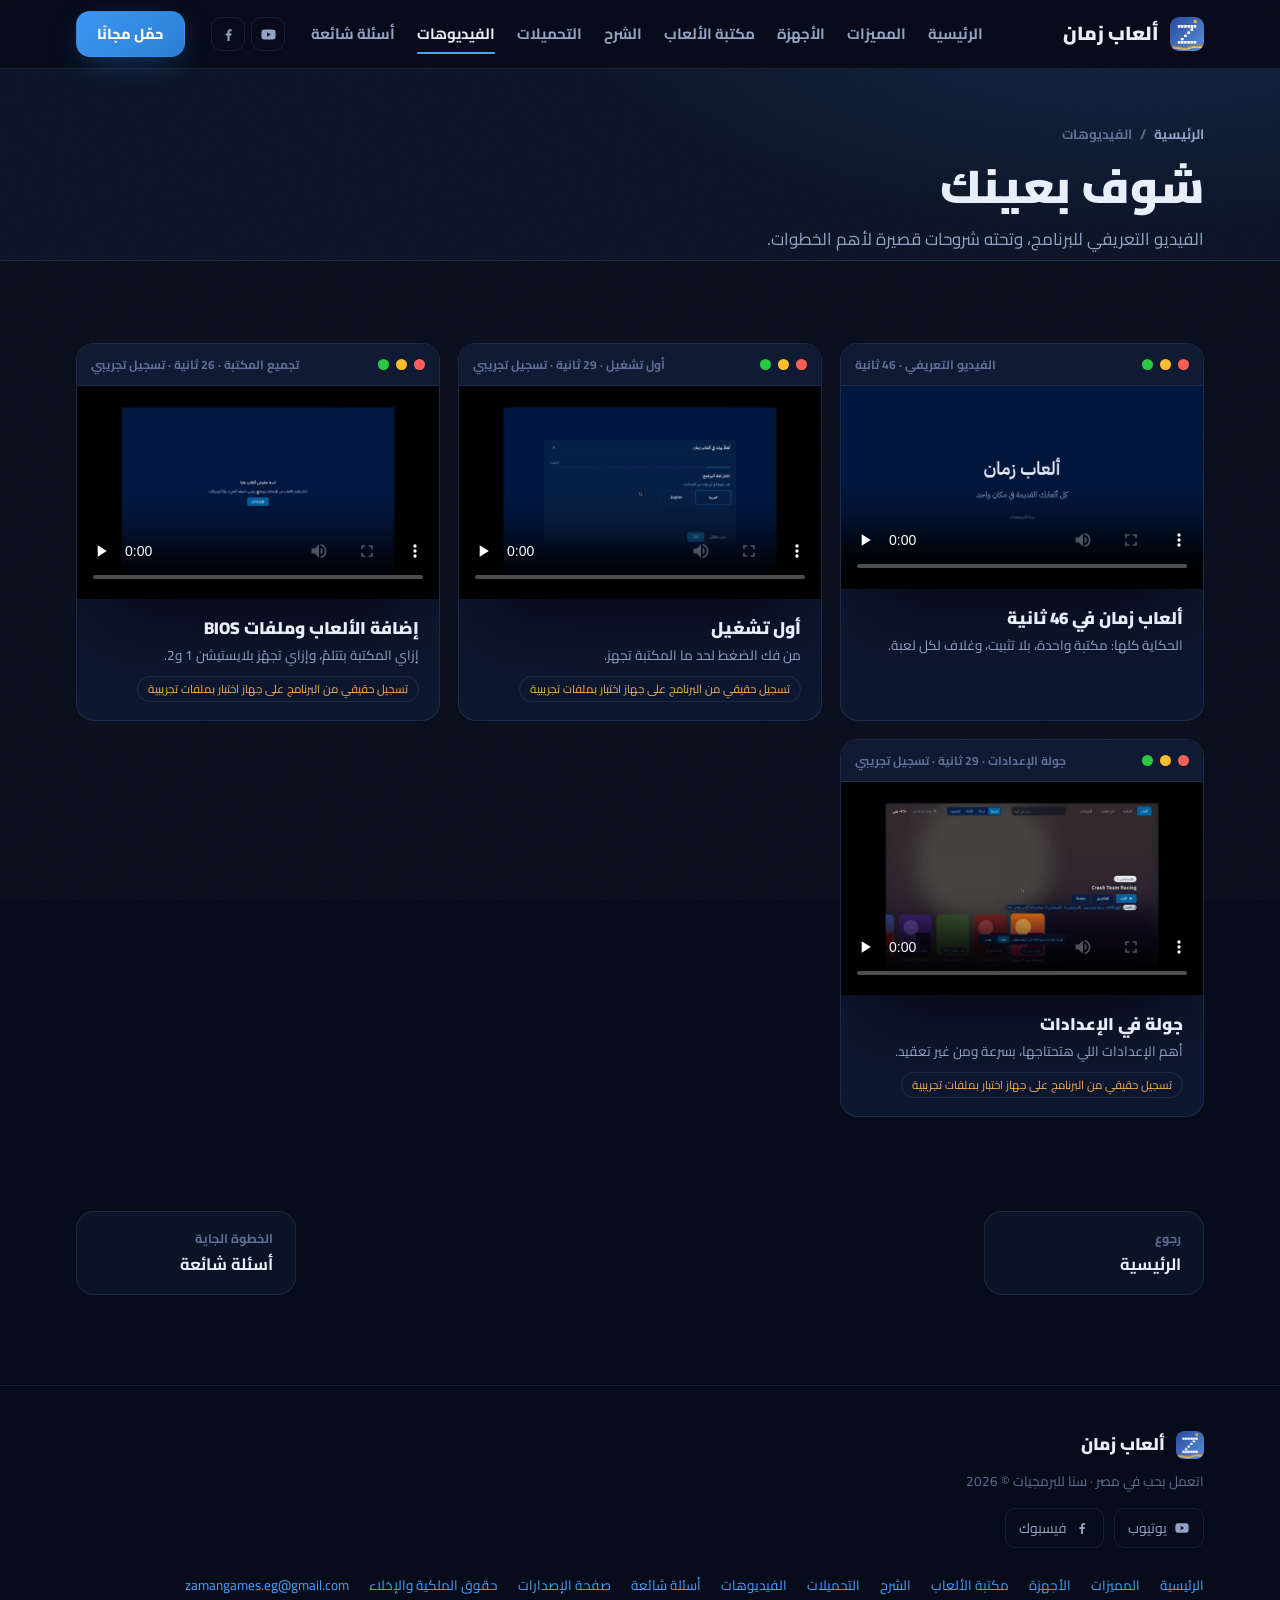
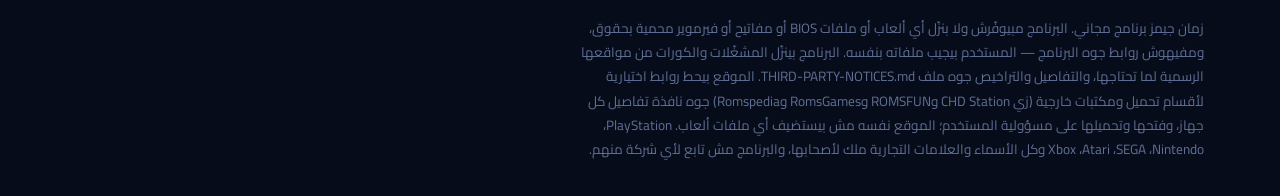
<file: videos.html>
<!DOCTYPE html>
<html lang="ar" dir="rtl">
<head>
<meta charset="UTF-8">
<meta name="viewport" content="width=device-width, initial-scale=1.0">
<meta name="theme-color" content="#070c1a">
<title>الفيديوهات — ألعاب زمان</title>
<meta name="description" content="الفيديو التعريفي لزمان جيمز، وشروحات قصيرة لأول تشغيل وتجميع المكتبة والإعدادات.">
<meta property="og:title" content="الفيديوهات — ألعاب زمان">
<meta property="og:description" content="الفيديو التعريفي لزمان جيمز، وشروحات قصيرة لأول تشغيل وتجميع المكتبة والإعدادات.">
<meta property="og:image" content="https://zamangame.github.io/assets/og.webp">
<meta property="og:image:width" content="1200">
<meta property="og:image:height" content="630">
<meta property="og:url" content="https://zamangame.github.io/videos.html">
<meta name="twitter:card" content="summary_large_image">
<meta name="twitter:image" content="https://zamangame.github.io/assets/og.webp">
<meta property="og:type" content="website">
<link rel="icon" href="assets/logo.webp" type="image/webp">
<link rel="stylesheet" href="assets/site.css">
</head>
<body>
<header class="hdr">
  <div class="wrap">
    <a class="logo" href="index.html" aria-label="ألعاب زمان">
      <img src="assets/logo.webp" alt="" style="width:34px;height:34px;border-radius:9px">
      ألعاب زمان
    </a>
    <button class="nav-toggle" id="navToggle" aria-label="القائمة" aria-expanded="false" aria-controls="nav">☰</button>
    <nav class="nav" id="nav">
      <a href="index.html">الرئيسية</a>
      <a href="features.html">المميزات</a>
      <a href="systems.html">الأجهزة</a>
      <a href="library.html">مكتبة الألعاب</a>
      <a href="guide.html">الشرح</a>
      <a href="downloads.html">التحميلات</a>
      <a href="videos.html" class="active">الفيديوهات</a>
      <a href="faq.html">أسئلة شائعة</a>
    </nav>
    <div class="hdr-soc">
      <a href="https://www.youtube.com/@ZamanGamesEG" target="_blank" rel="noopener" aria-label="يوتيوب" title="يوتيوب"><svg viewBox="0 0 24 24" width="17" height="17" fill="currentColor" aria-hidden="true"><path d="M21.6 7.2a2.5 2.5 0 0 0-1.76-1.77C18.3 5 12 5 12 5s-6.3 0-7.84.43A2.5 2.5 0 0 0 2.4 7.2C2 8.76 2 12 2 12s0 3.24.4 4.8a2.5 2.5 0 0 0 1.76 1.77C5.7 19 12 19 12 19s6.3 0 7.84-.43a2.5 2.5 0 0 0 1.76-1.77C22 15.24 22 12 22 12s0-3.24-.4-4.8zM10 15V9l5.2 3z"/></svg></a>
      <a href="https://www.facebook.com/profile.php?id=61597162792718" target="_blank" rel="noopener" aria-label="فيسبوك" title="فيسبوك"><svg viewBox="0 0 24 24" width="17" height="17" fill="currentColor" aria-hidden="true"><path d="M13.5 21v-7.5h2.5l.4-3h-2.9V8.7c0-.9.3-1.4 1.5-1.4h1.5V4.6c-.3 0-1.2-.1-2.2-.1-2.2 0-3.7 1.3-3.7 3.8v2.2H8v3h2.6V21z"/></svg></a>
    </div>
    <a class="btn btn-p hdr-cta" href="downloads.html">حمّل مجانًا</a>
  </div>
</header>
<section class="phead">
  <div class="wrap">
    <div class="crumb"><a href="index.html">الرئيسية</a><span>/</span><span>الفيديوهات</span></div>
    <h1>شوف بعينك</h1>
    <p class="lead">الفيديو التعريفي للبرنامج، وتحته شروحات قصيرة لأهم الخطوات.</p>
  </div>
</section>
<section class="sec" id="videos">
  <div class="wrap">
    <div class="vid-grid">
      <div class="vid-item reveal">
        <div class="win" style="border:0;border-radius:0">
          <div class="win-bar"><i></i><i></i><i></i><span>الفيديو التعريفي · 46 ثانية</span></div>
          <video src="assets/promo.mp4" poster="assets/poster.webp" controls preload="none" playsinline></video>
        </div>
        <div class="pad"><h3>ألعاب زمان في 46 ثانية</h3><p>الحكاية كلها: مكتبة واحدة، بلا تثبيت، وغلاف لكل لعبة.</p></div>
      </div>
      <div class="vid-item reveal">
        <div class="win" style="border:0;border-radius:0">
          <div class="win-bar"><i></i><i></i><i></i><span>أول تشغيل · 29 ثانية · تسجيل تجريبي</span></div>
          <video src="assets/clips/first-run.mp4" poster="assets/clips/first-run.webp" controls preload="none" playsinline></video>
        </div>
        <div class="pad"><h3>أول تشغيل</h3><p>من فك الضغط لحد ما المكتبة تجهز. <span class="demo-tag">تسجيل حقيقي من البرنامج على جهاز اختبار بملفات تجريبية</span></p></div>
      </div>
      <div class="vid-item reveal">
        <div class="win" style="border:0;border-radius:0">
          <div class="win-bar"><i></i><i></i><i></i><span>تجميع المكتبة · 26 ثانية · تسجيل تجريبي</span></div>
          <video src="assets/clips/scan-library.mp4" poster="assets/clips/scan-library.webp" controls preload="none" playsinline></video>
        </div>
        <div class="pad"><h3>إضافة الألعاب وملفات <bdi>BIOS</bdi></h3><p>إزاي المكتبة بتتلمّ، وإزاي تجهّز بلايستيشن 1 و2. <span class="demo-tag">تسجيل حقيقي من البرنامج على جهاز اختبار بملفات تجريبية</span></p></div>
      </div>
      <div class="vid-item reveal">
        <div class="win" style="border:0;border-radius:0">
          <div class="win-bar"><i></i><i></i><i></i><span>جولة الإعدادات · 29 ثانية · تسجيل تجريبي</span></div>
          <video src="assets/clips/settings.mp4" poster="assets/clips/settings.webp" controls preload="none" playsinline></video>
        </div>
        <div class="pad"><h3>جولة في الإعدادات</h3><p>أهم الإعدادات اللي هتحتاجها، بسرعة ومن غير تعقيد. <span class="demo-tag">تسجيل حقيقي من البرنامج على جهاز اختبار بملفات تجريبية</span></p></div>
      </div>
    </div>
  </div>
</section>

<div class="next">
  <a class="next-a" href="index.html"><small>رجوع</small><b>الرئيسية</b></a>
  <a class="next-a" href="faq.html"><small>الخطوة الجاية</small><b>أسئلة شائعة</b></a>
</div>
<footer>
  <div class="wrap">
    <div class="foot-grid">
      <div>
        <a class="logo" href="index.html" style="font-size:17px">
          <img src="assets/logo.webp" alt="" style="width:28px;height:28px;border-radius:8px">
          ألعاب زمان
        </a>
        <div style="margin-top:10px">اتعمل بحب في مصر · سنا للبرمجيات © 2026</div>
        <div class="foot-socials"><a class="foot-soc" href="https://www.youtube.com/@ZamanGamesEG" target="_blank" rel="noopener" aria-label="يوتيوب"><svg viewBox="0 0 24 24" width="16" height="16" fill="currentColor" aria-hidden="true"><path d="M21.6 7.2a2.5 2.5 0 0 0-1.76-1.77C18.3 5 12 5 12 5s-6.3 0-7.84.43A2.5 2.5 0 0 0 2.4 7.2C2 8.76 2 12 2 12s0 3.24.4 4.8a2.5 2.5 0 0 0 1.76 1.77C5.7 19 12 19 12 19s6.3 0 7.84-.43a2.5 2.5 0 0 0 1.76-1.77C22 15.24 22 12 22 12s0-3.24-.4-4.8zM10 15V9l5.2 3z"/></svg><span>يوتيوب</span></a><a class="foot-soc" href="https://www.facebook.com/profile.php?id=61597162792718" target="_blank" rel="noopener" aria-label="فيسبوك"><svg viewBox="0 0 24 24" width="16" height="16" fill="currentColor" aria-hidden="true"><path d="M13.5 21v-7.5h2.5l.4-3h-2.9V8.7c0-.9.3-1.4 1.5-1.4h1.5V4.6c-.3 0-1.2-.1-2.2-.1-2.2 0-3.7 1.3-3.7 3.8v2.2H8v3h2.6V21z"/></svg><span>فيسبوك</span></a></div>
      </div>
      <div class="foot-links">
        <a href="index.html">الرئيسية</a>
        <a href="features.html">المميزات</a>
        <a href="systems.html">الأجهزة</a>
        <a href="library.html">مكتبة الألعاب</a>
        <a href="guide.html">الشرح</a>
        <a href="downloads.html">التحميلات</a>
        <a href="videos.html">الفيديوهات</a>
        <a href="faq.html">أسئلة شائعة</a>
        <a href="https://github.com/ZamanGame/zamangames-releases/releases/latest" target="_blank" rel="noopener">صفحة الإصدارات</a>
        <a href="legal.html">حقوق الملكية والإخلاء</a>
        <a href="mailto:zamangames.eg@gmail.com">zamangames.eg@gmail.com</a>
      </div>
    </div>
    <p class="foot-legal">زمان جيمز برنامج مجاني. البرنامج مبيوفّرش ولا بنزّل أي ألعاب أو ملفات <bdi>BIOS</bdi> أو مفاتيح أو فيرموير محمية بحقوق، ومفيهوش روابط جوه البرنامج — المستخدم بيجيب ملفاته بنفسه. البرنامج بينزّل المشغّلات والكورات من مواقعها الرسمية لما تحتاجها، والتفاصيل والتراخيص جوه ملف <bdi>THIRD-PARTY-NOTICES.md</bdi>. الموقع بيحط روابط اختيارية لأقسام تحميل ومكتبات خارجية (زي <bdi>CHD Station</bdi> و<bdi>ROMSFUN</bdi> و<bdi>RomsGames</bdi> و<bdi>Romspedia</bdi>) جوه نافذة تفاصيل كل جهاز، وفتحها وتحميلها على مسؤولية المستخدم؛ الموقع نفسه مش بيستضيف أي ملفات ألعاب. <bdi>PlayStation</bdi>، <bdi>Nintendo</bdi>، <bdi>SEGA</bdi>، <bdi>Atari</bdi>، <bdi>Xbox</bdi> وكل الأسماء والعلامات التجارية ملك لأصحابها، والبرنامج مش تابع لأي شركة منهم.</p>
  </div>
</footer>

<script src="assets/site.js"></script>
</body>
</html>
</file>
<file: assets/site.css>
/* Zaman Games — shared styles (split out of the single page) */
@font-face{font-family:'Cairo';font-style:normal;font-weight:200 1000;font-display:swap;src:url(fonts/cairo-arabic.woff2) format('woff2');unicode-range:U+0600-06FF,U+0750-077F,U+0870-0891,U+0897-08E1,U+08E3-08FF,U+200C-200E,U+2010-2011,U+204F,U+2E41,U+FB50-FDFF,U+FE70-FE74,U+FE76-FEFC;}
@font-face{font-family:'Cairo';font-style:normal;font-weight:200 1000;font-display:swap;src:url(fonts/cairo-latin-ext.woff2) format('woff2');unicode-range:U+0100-02BA,U+02BD-02C5,U+02C7-02CC,U+02CE-02D7,U+02DD-02FF,U+0304,U+0308,U+0329,U+1D00-1DBF,U+1E00-1E9F,U+1EF2-1EFF,U+2020,U+20A0-20AB,U+20AD-20C4,U+2113,U+2C60-2C7F,U+A720-A7FF;}
@font-face{font-family:'Cairo';font-style:normal;font-weight:200 1000;font-display:swap;src:url(fonts/cairo-latin.woff2) format('woff2');unicode-range:U+0000-00FF,U+0131,U+0152-0153,U+02BB-02BC,U+02C6,U+02DA,U+02DC,U+0304,U+0308,U+0329,U+2000-206F,U+20AC,U+2122,U+2191,U+2193,U+2212,U+2215,U+FEFF,U+FFFD;}
@font-face{font-family:'Ruqaa';font-weight:700;font-display:swap;src:url(fonts/ArefRuqaa-Bold.ttf) format('truetype');}
:root{
  --bg:#070c1a; --bg2:#0a1226; --card:#101a33; --card2:#0e1730;
  --line:rgba(120,160,230,.14); --line2:rgba(120,160,230,.22);
  --txt:#e9eefb; --mut:#93a3c4; --dim:#5f6f95;
  --acc:#4da3ff; --acc2:#2b7fd4; --amber:#f2b05a; --ok:#5ad6a0; --warn:#ff8f7a;
  --rad:18px;
}
*{margin:0;padding:0;box-sizing:border-box}
html{scroll-behavior:smooth}
body{font-family:'Cairo',system-ui,sans-serif;background:var(--bg);color:var(--txt);line-height:1.75;overflow-x:hidden}
body::before{content:'';position:fixed;inset:0;pointer-events:none;z-index:1;opacity:.05;background-image:url("data:image/svg+xml,%3Csvg xmlns='http://www.w3.org/2000/svg' width='140' height='140'%3E%3Cfilter id='n'%3E%3CfeTurbulence type='fractalNoise' baseFrequency='.9' numOctaves='2'/%3E%3C/filter%3E%3Crect width='140' height='140' filter='url(%23n)'/%3E%3C/svg%3E")}
a{color:var(--acc);text-decoration:none}
img,video{max-width:100%;display:block}
.wrap{max-width:1180px;margin:0 auto;padding:0 26px;position:relative;z-index:2}
::selection{background:rgba(77,163,255,.35)}
h1,h2,h3{line-height:1.35;font-weight:900}
.chip{display:inline-flex;align-items:center;gap:8px;border:1px solid var(--line2);border-radius:999px;padding:5px 14px;font-size:13.5px;color:var(--mut);background:rgba(16,26,51,.6)}
.dot{width:8px;height:8px;border-radius:50%;display:inline-block}
.btn{display:inline-flex;align-items:center;gap:10px;font-weight:800;border-radius:14px;padding:13px 26px;font-size:16.5px;border:1px solid transparent;transition:transform .18s ease,box-shadow .18s ease;cursor:pointer}
.btn:hover{transform:translateY(-2px)}
.btn-p{background:linear-gradient(135deg,#3f95f2,#2b7fd4);color:#fff;box-shadow:0 10px 30px -10px rgba(43,127,212,.55)}
.btn-g{border-color:var(--line2);color:var(--txt);background:rgba(16,26,51,.55)}
.btn-g:hover{border-color:var(--acc)}
.sec{padding:96px 0 30px}
.sec-tag{font-family:'Ruqaa';color:var(--amber);font-size:15px;letter-spacing:0}
.sec-no{color:var(--dim);font-weight:900;font-size:14px;letter-spacing:2px}
.sec h2{font-size:clamp(30px,4.6vw,46px);margin:6px 0 12px}
.sec-sub{color:var(--mut);max-width:640px;font-size:17px}
/* ===== header ===== */
.hdr{position:sticky;top:0;z-index:50;backdrop-filter:blur(14px);background:rgba(7,12,26,.72);border-bottom:1px solid var(--line)}
.hdr .wrap{display:flex;align-items:center;gap:26px;height:68px}
.logo{display:flex;align-items:center;gap:11px;font-weight:900;font-size:19px;color:var(--txt)}
.logo svg{width:34px;height:34px}
.nav{display:flex;gap:22px;margin-inline-start:auto;font-size:15px;font-weight:700}
.nav a{color:var(--mut)}
.nav a:hover{color:var(--txt)}
.hdr .btn{padding:9px 20px;font-size:14.5px}
/* ===== hero ===== */
.hero{position:relative;padding:88px 0 40px;overflow:hidden;background:radial-gradient(1100px 500px at 85% -10%,rgba(43,127,212,.22),transparent 60%),radial-gradient(700px 420px at 8% 30%,rgba(242,176,90,.07),transparent 60%),var(--bg2)}
.hero .wrap{display:grid;grid-template-columns:1.05fr .95fr;gap:56px;align-items:center}
.wm{position:absolute;inset-inline-start:-2%;top:-4%;font-family:'Ruqaa';font-size:clamp(200px,26vw,380px);line-height:1;color:transparent;-webkit-text-stroke:1px rgba(120,160,230,.13);pointer-events:none;user-select:none}
.hero h1{font-size:clamp(38px,5.2vw,62px);margin:18px 0 16px}
.hero h1 .hl{position:relative;color:var(--acc);white-space:nowrap}
.hero h1 .hl svg{position:absolute;inset-inline:0;bottom:-8px;width:100%;height:12px}
.hero p.lead{color:var(--mut);font-size:18.5px;max-width:520px}
.cta-row{display:flex;gap:14px;margin-top:28px;flex-wrap:wrap}
.stats{display:flex;gap:30px;margin-top:36px;flex-wrap:wrap}
.stat b{font-size:26px;font-weight:900;color:var(--txt);display:block}
.stat span{color:var(--dim);font-size:13.5px}
.vid-card{position:relative;transform:rotate(-1.6deg)}
.vid-card::after{content:'';position:absolute;inset:-14px -10px auto auto;width:120px;height:120px;background:radial-gradient(circle,rgba(77,163,255,.35),transparent 70%);filter:blur(10px);z-index:-1}
.win{border:1px solid var(--line2);border-radius:16px;overflow:hidden;background:#000;box-shadow:0 40px 80px -30px rgba(0,0,0,.8)}
.win-bar{display:flex;align-items:center;gap:7px;background:#101a33;padding:10px 14px;border-bottom:1px solid var(--line)}
.win-bar i{width:11px;height:11px;border-radius:50%;display:block}
.win-bar i:nth-child(1){background:#ff5f57}.win-bar i:nth-child(2){background:#febc2e}.win-bar i:nth-child(3){background:#28c840}
.win-bar span{margin-inline-start:auto;color:var(--dim);font-size:12px;font-weight:700}
.vid-note{text-align:center;color:var(--dim);font-size:13px;margin-top:12px}
/* ===== ticker ===== */
.ticker{border-block:1px solid var(--line);background:rgba(10,18,38,.6);padding:16px 0;overflow:hidden}
.ticker-track{display:flex;gap:14px;width:max-content;animation:tk 42s linear infinite}
.ticker:hover .ticker-track{animation-play-state:paused}
@keyframes tk{to{transform:translateX(-50%)}}
.tk-item{display:flex;align-items:center;gap:9px;border:1px solid var(--line);background:var(--card);border-radius:999px;padding:7px 18px;font-size:14.5px;font-weight:700;color:var(--mut);white-space:nowrap}
/* ===== idea ===== */
.idea{display:grid;grid-template-columns:1.2fr .8fr;gap:44px;align-items:start;margin-top:26px}
.idea-txt{font-size:19px;color:#c9d4ee}
.idea-txt b{color:var(--txt)}
.pillars{display:grid;gap:12px}
.pillar{display:flex;gap:13px;align-items:flex-start;border:1px solid var(--line);background:var(--card2);border-radius:var(--rad);padding:16px 18px}
.pillar .ic{flex:none;width:38px;height:38px;border-radius:11px;background:rgba(77,163,255,.12);display:grid;place-items:center;color:var(--acc)}
.pillar b{display:block;font-size:15.5px}
.pillar span{color:var(--mut);font-size:13.5px;line-height:1.65}
/* ===== features ===== */
.feat-grid{display:grid;grid-template-columns:repeat(6,1fr);gap:18px;margin-top:40px}
.feat{border:1px solid var(--line);background:linear-gradient(180deg,var(--card),var(--card2));border-radius:var(--rad);padding:24px;position:relative;overflow:hidden;transition:border-color .2s,transform .2s}
.feat:hover{border-color:var(--line2);transform:translateY(-3px)}
.feat.big{grid-column:span 4}
.feat.half{grid-column:span 3}
.feat.third{grid-column:span 2}
.feat h3{font-size:20px;margin:14px 0 8px}
.feat p{color:var(--mut);font-size:14.5px}
.feat .ic{width:44px;height:44px;border-radius:13px;display:grid;place-items:center;background:rgba(77,163,255,.12);color:var(--acc)}
.feat.amber .ic{background:rgba(242,176,90,.12);color:var(--amber)}
.feat .shot{margin:-24px -24px 18px;border-bottom:1px solid var(--line)}
.feat .shot img{width:100%}
/* ===== systems ===== */
.sys-legend{display:flex;gap:10px;flex-wrap:wrap;margin:18px 0 26px}
.sys-group{margin-bottom:22px}
.sys-group h4{color:var(--dim);font-size:14px;font-weight:800;margin-bottom:12px;display:flex;align-items:center;gap:9px}
.sys-row{display:flex;flex-wrap:wrap;gap:11px}
.sys{display:flex;align-items:center;gap:10px;border:1px solid var(--line);background:var(--card2);border-radius:14px;padding:9px 16px 9px 13px;font-weight:800;font-size:15px}
.sys small{display:block;color:var(--dim);font-weight:600;font-size:11.5px}
.sys-note{border:1px dashed var(--line2);border-radius:var(--rad);padding:16px 20px;color:var(--mut);font-size:14.5px;margin-top:8px;background:rgba(16,26,51,.35)}
.sys-note b{color:var(--warn)}
/* ===== steps ===== */
.steps{margin-top:38px;display:grid;gap:0}
.step{display:grid;grid-template-columns:64px 1fr;gap:20px;padding:24px 0;border-bottom:1px solid var(--line);position:relative}
.step:last-child{border-bottom:0}
.step-n{width:52px;height:52px;border-radius:16px;border:1px solid var(--line2);background:var(--card);display:grid;place-items:center;font-weight:900;font-size:19px;color:var(--acc);font-family:'Cairo'}
.step h3{font-size:19px;margin-bottom:5px}
.step p{color:var(--mut);font-size:15px;max-width:720px}
.step code{background:rgba(77,163,255,.1);border:1px solid var(--line);border-radius:7px;padding:1px 8px;font-size:13px;color:#bcd6ff;direction:ltr;display:inline-block}
/* ===== videos ===== */
.vid-grid{display:grid;grid-template-columns:repeat(3,1fr);gap:18px;margin-top:38px}
.vid-item{border:1px solid var(--line);background:var(--card2);border-radius:var(--rad);overflow:hidden}
.vid-item .pad{padding:18px 20px}
.vid-item h3{font-size:17px}
.vid-item p{color:var(--mut);font-size:13.5px;margin-top:4px}
.vid-soon{border:1px dashed var(--line2);display:grid;place-items:center;min-height:210px;color:var(--dim);text-align:center;padding:20px;font-size:14.5px}
.demo-tag{display:inline-block;margin-top:8px;font-size:11.5px;color:var(--amber,#f59e0b);border:1px solid var(--line);border-radius:999px;padding:2px 10px}
/* ===== faq ===== */
.faq{max-width:820px;margin-top:34px}
.faq details{border:1px solid var(--line);background:var(--card2);border-radius:var(--rad);margin-bottom:12px;overflow:hidden}
.faq summary{cursor:pointer;list-style:none;padding:18px 22px;font-weight:800;font-size:16.5px;display:flex;align-items:center;gap:12px}
.faq summary::-webkit-details-marker{display:none}
.faq summary::after{content:'+';margin-inline-start:auto;color:var(--acc);font-size:22px;font-weight:400;transition:transform .2s}
.faq details[open] summary::after{transform:rotate(45deg)}
.faq .ans{padding:0 22px 20px;color:var(--mut);font-size:15px}
/* ===== cta / footer ===== */
.banner{margin:90px 0 0;border-radius:26px;border:1px solid var(--line2);background:radial-gradient(600px 300px at 80% 0%,rgba(77,163,255,.18),transparent 60%),linear-gradient(180deg,#0e1730,#0a1226);padding:56px 40px;text-align:center;position:relative;overflow:hidden}
.banner h2{font-size:clamp(28px,4vw,42px)}
.banner p{color:var(--mut);margin:10px 0 26px}
footer{border-top:1px solid var(--line);margin-top:90px;padding:44px 0 34px;color:var(--dim);font-size:13.5px}
.foot-grid{display:flex;flex-wrap:wrap;gap:26px;align-items:flex-start;justify-content:space-between}
.foot-links{display:flex;gap:20px;flex-wrap:wrap}
.foot-legal{max-width:640px;line-height:1.8;margin-top:18px}
.reveal{opacity:0;transform:translateY(22px);transition:opacity .7s ease,transform .7s ease}
.reveal.on{opacity:1;transform:none}
@media(max-width:980px){
  .hero .wrap{grid-template-columns:1fr}
  .vid-card{transform:none}
  .idea{grid-template-columns:1fr}
  .feat.big,.feat.half,.feat.third{grid-column:span 6}
  .vid-grid{grid-template-columns:1fr}
  .nav{display:none}
  .sec{padding:70px 0 20px}
}

/* ===== covers strip ===== */
.covers-sec{padding:8px 0 10px}
.covers-note{font-size:13.5px;color:var(--dim);text-align:center;padding:16px 26px 14px}
.covers-note b{color:var(--mut)}
.covers{overflow:hidden;padding:2px 0 22px}
.covers-track{display:flex;gap:16px;width:max-content;animation:tk 60s linear infinite}
.covers:hover .covers-track{animation-play-state:paused}
.covers-track img{height:150px;width:auto;aspect-ratio:3/4;object-fit:cover;border-radius:10px;border:1px solid var(--line);box-shadow:0 12px 30px -12px rgba(0,0,0,.7);transform:rotate(-1deg)}
.covers-track img:nth-child(2n){transform:rotate(1.2deg)}
/* ===== downloads ===== */
.dl-grid{display:grid;grid-template-columns:repeat(2,1fr);gap:18px;margin-top:36px}
.dl{border:1px solid var(--line);background:linear-gradient(180deg,var(--card),var(--card2));border-radius:var(--rad);padding:24px}
.dl h3{font-size:19px;margin-bottom:8px;display:flex;align-items:center;gap:10px}
.dl p{color:var(--mut);font-size:14.5px}
.dl .row{display:flex;gap:12px;flex-wrap:wrap;margin-top:16px}
.dl-file{display:flex;align-items:center;justify-content:space-between;gap:14px;border:1px solid var(--line);border-radius:13px;padding:12px 16px;margin-top:10px;background:rgba(10,18,38,.5)}
.dl-file b{font-size:15px}
.dl-file span{color:var(--dim);font-size:12.5px;display:block}
.dl-file a{flex:none}
.emu-links{display:flex;flex-wrap:wrap;gap:9px;margin-top:14px}
.emu-links a{border:1px solid var(--line);border-radius:999px;padding:5px 14px;font-size:13px;color:var(--mut);background:rgba(10,18,38,.5)}
.emu-links a:hover{color:var(--txt);border-color:var(--acc)}
@media(max-width:980px){.dl-grid{grid-template-columns:1fr}}

/* ===== games library ===== */
.con-grid{display:grid;grid-template-columns:repeat(auto-fill,minmax(200px,1fr));gap:14px;margin-top:34px}
.con{border:1px solid var(--line);background:linear-gradient(180deg,var(--card),var(--card2));border-radius:var(--rad);padding:20px 18px 16px;cursor:pointer;text-align:center;transition:transform .18s,border-color .18s;position:relative;overflow:hidden}
.con:hover{transform:translateY(-4px);border-color:var(--c,#4da3ff)}
.con .wm2{font-weight:900;font-size:clamp(14px,1.45vw,17px);line-height:1.3;color:var(--c,#4da3ff);letter-spacing:.4px;height:28px;white-space:nowrap;display:flex;align-items:center;justify-content:center}
.con-art{height:132px;display:flex;align-items:center;justify-content:center;margin:2px 0 4px}
.con-shot{width:100%;height:100%;object-fit:contain;filter:drop-shadow(0 10px 12px rgba(0,0,0,.5))}
.con-logo{height:40px;display:flex;align-items:center;justify-content:center;margin-bottom:6px}
.con-logo img{width:100%;max-width:140px;height:100%;object-fit:contain;filter:drop-shadow(0 3px 6px rgba(0,0,0,.65))}
.m-visual{flex:0 0 140px}
.m-head .con-art{height:104px;margin:0}
.m-head .con-logo{height:auto;margin:0}
.m-head .con-logo img{max-width:100px;max-height:38px}
.con .ar{color:var(--txt);font-weight:800;font-size:15px;margin-top:8px}
.modal{position:fixed;inset:0;z-index:100;display:none;align-items:center;justify-content:center;padding:20px;background:rgba(4,8,18,.82);backdrop-filter:blur(8px)}
.modal.open{display:flex}
.modal-box{background:linear-gradient(180deg,#101a33,#0b1330);border:1px solid var(--line2);border-radius:22px;max-width:760px;width:100%;max-height:88vh;overflow:auto;padding:30px;position:relative}
.modal-x{position:absolute;top:16px;inset-inline-start:16px;width:36px;height:36px;border-radius:11px;border:1px solid var(--line2);background:rgba(16,26,51,.7);color:var(--mut);font-size:19px;cursor:pointer;display:grid;place-items:center}
.modal-x:hover{color:var(--txt)}
.m-head{display:flex;align-items:center;gap:16px;margin-bottom:18px;padding-inline-end:44px}
.m-head .wm3{font-weight:900;font-size:26px}
.m-body{display:grid;grid-template-columns:170px 1fr;gap:22px;align-items:start}
.m-cover{width:170px;aspect-ratio:3/4;object-fit:cover;border-radius:13px;border:1px solid var(--line2);box-shadow:0 16px 40px -14px rgba(0,0,0,.75)}
.m-cover.ph{aspect-ratio:3/4;display:grid;place-items:center;background:rgba(77,163,255,.06);font-weight:900;font-size:15px;text-align:center;padding:10px}
.m-rows{display:grid;gap:10px}
.m-row{display:flex;gap:10px;align-items:flex-start;font-size:14.5px}
.m-row b{color:var(--dim);min-width:104px;font-size:13px;padding-top:2px}
.m-row .v{color:#c9d4ee}
.m-row .v code{background:rgba(77,163,255,.1);border:1px solid var(--line);border-radius:6px;padding:0 7px;font-size:12px;direction:ltr;display:inline-block;margin:1px}
.m-guide{margin-top:16px;border:1px dashed var(--line2);border-radius:13px;padding:13px 16px;color:var(--mut);font-size:14px;background:rgba(16,26,51,.4)}
.m-guide b{color:var(--amber)}
.m-actions{display:flex;flex-wrap:wrap;align-items:center;gap:10px;margin-top:16px;padding-top:14px;border-top:1px solid var(--line)}
.m-actions small{width:100%;color:var(--dim);font-size:12.5px;line-height:1.7}
.m-dl{padding:9px 16px;font-size:13.5px}
@media(max-width:640px){.m-body{grid-template-columns:1fr}.m-cover{width:130px}}

/* ===== multi-page additions ===== */
.nav-toggle{display:none;margin-inline-start:auto;width:42px;height:42px;border-radius:12px;border:1px solid var(--line2);background:rgba(16,26,51,.7);color:var(--txt);font-size:18px;line-height:1;cursor:pointer;place-items:center}
.nav a.active{color:var(--txt)}
.nav a.active::after{content:'';position:absolute;inset-inline:0;bottom:-7px;height:2px;border-radius:2px;background:var(--acc)}
.nav a{position:relative}
.phead{padding:54px 0 6px;background:radial-gradient(900px 380px at 88% -40%,rgba(43,127,212,.18),transparent 62%),var(--bg2);border-bottom:1px solid var(--line)}
.crumb{color:var(--dim);font-size:13.5px;font-weight:700;display:flex;gap:8px;align-items:center}
.crumb a{color:var(--mut)}
.crumb a:hover{color:var(--acc)}
.phead h1{font-size:clamp(30px,4.4vw,46px);margin:8px 0 0}
.phead .lead{color:var(--mut);font-size:17px;max-width:700px;margin-top:8px}
.phead + .sec{padding-top:44px}
.pgrid{display:grid;grid-template-columns:repeat(3,1fr);gap:16px;margin-top:36px}
.pcard{display:block;border:1px solid var(--line);background:linear-gradient(180deg,var(--card),var(--card2));border-radius:var(--rad);padding:22px;transition:transform .18s,border-color .18s}
.pcard:hover{transform:translateY(-3px);border-color:var(--line2)}
.pcard .ic{width:40px;height:40px;border-radius:12px;display:grid;place-items:center;background:rgba(77,163,255,.12);color:var(--acc);margin-bottom:12px}
.pcard b{display:block;font-size:17.5px;color:var(--txt)}
.pcard span{color:var(--mut);font-size:13.8px;line-height:1.7}
.next{margin:64px auto 0;max-width:1180px;padding:0 26px;display:flex;gap:14px;justify-content:space-between;flex-wrap:wrap}
.next-a{display:block;min-width:220px;border:1px solid var(--line);background:rgba(16,26,51,.55);border-radius:var(--rad);padding:16px 22px;transition:border-color .18s,transform .18s}
.next-a:hover{border-color:var(--acc);transform:translateY(-2px)}
.next-a small{display:block;color:var(--dim);font-size:12.5px;font-weight:700}
.next-a b{color:var(--txt);font-size:16.5px}

/* ===== legal page ===== */
.legal{max-width:860px;margin-top:6px}
.legal h3{font-size:20.5px;margin:34px 0 10px;display:flex;align-items:center;gap:10px}
.legal h3:first-child{margin-top:0}
.legal h3 .n{font-family:'Ruqaa';font-size:15px;color:var(--amber);font-weight:400}
.legal p{color:#c9d4ee;font-size:16px;margin-bottom:12px}
.legal ul{margin:0 20px 8px 0;color:var(--mut);font-size:15.5px;line-height:1.85}
.legal li{margin-bottom:8px}
.legal b{color:var(--txt)}
.legal code{background:rgba(77,163,255,.1);border:1px solid var(--line);border-radius:6px;padding:1px 7px;font-size:13px;direction:ltr;display:inline-block}
.legal .note{margin-top:34px;border:1px solid var(--line2);border-radius:var(--rad);padding:18px 22px;background:rgba(16,26,51,.5);color:var(--mut);font-size:14.5px}
@media(max-width:560px){.legal ul{margin-inline:14px 0}}
@media(max-width:980px){
  .nav{display:none}
  .nav.open{display:flex;position:absolute;top:68px;inset-inline:0;margin:0;flex-direction:column;gap:2px;background:#0a1226;border-bottom:1px solid var(--line2);padding:10px 18px 16px;box-shadow:0 24px 40px -20px rgba(0,0,0,.8)}
  .nav.open a{padding:11px 6px;border-bottom:1px solid var(--line);font-size:16px}
  .nav.open a:last-child{border-bottom:0}
  .nav.open a.active::after{display:none}
  .nav-toggle{display:grid}
  .hdr .btn{padding:8px 14px;font-size:13.5px}
  .pgrid{grid-template-columns:1fr}
  .phead{padding:38px 0 4px}
}
@media(max-width:560px){
  .hdr .wrap{gap:10px}
  .logo{font-size:16.5px;white-space:nowrap}
  .logo img{width:30px!important;height:30px!important;border-radius:8px}
  .hdr-cta{padding:8px 13px;font-size:13px;white-space:nowrap}
  .stats{display:grid;grid-template-columns:1fr 1fr;gap:14px 16px}
  .phead h1{font-size:clamp(26px,7vw,34px)}
}
.dl-size{display:inline-flex;align-items:baseline}

.hdr-soc{display:flex;gap:6px;align-items:center}
.hdr-soc a{display:grid;place-items:center;width:34px;height:34px;border-radius:10px;color:var(--mut);border:1px solid var(--line)}
.hdr-soc a:hover{color:var(--txt);border-color:var(--line2)}
@media(max-width:900px){.hdr-soc{display:none}}
.foot-links a.foot-soc{display:inline-flex;align-items:center;gap:7px}
.foot-socials{display:flex;gap:10px;margin-top:14px}.foot-socials a.foot-soc{display:inline-flex;align-items:center;gap:7px;padding:7px 13px;border:1px solid var(--line);border-radius:10px;color:var(--mut);font-size:14px}.foot-socials a.foot-soc:hover{color:var(--txt);border-color:var(--line2)}
@media(max-width:560px){.con-grid{grid-template-columns:repeat(2,1fr);gap:10px}.con{padding:14px 8px 12px}.con-art{height:92px}.con-logo{height:32px}.con .wm2{font-size:13px}}
.exp-tag{position:absolute;top:10px;inset-inline-start:10px;font-size:11px;font-weight:800;color:var(--amber,#e8b866);border:1px solid currentColor;border-radius:999px;padding:1px 8px}.exp-tag.in{position:static;display:inline-block;margin-inline-start:6px}
</file>
